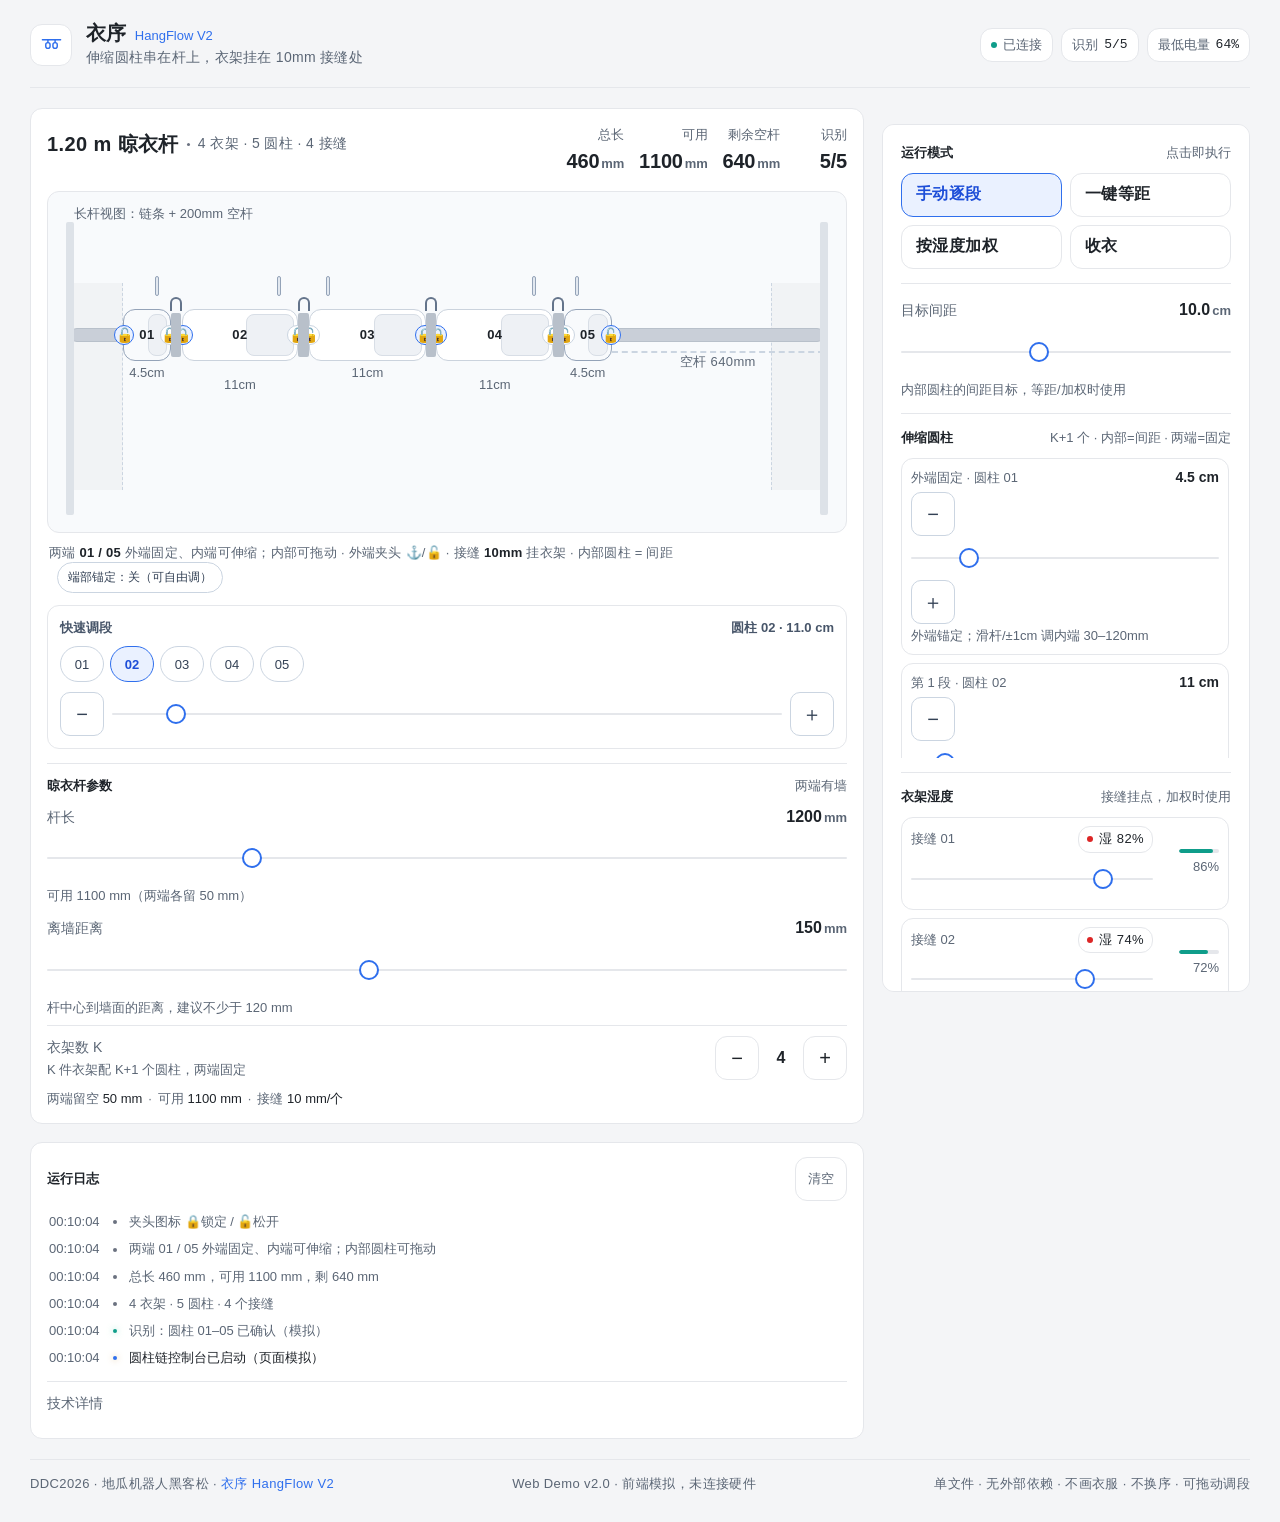
<file: app-v2/index.html>
<!DOCTYPE html>
<html lang="zh-CN">
<head>
<meta charset="UTF-8">
<meta name="viewport" content="width=device-width, initial-scale=1, viewport-fit=cover">
<meta name="color-scheme" content="light">
<meta name="theme-color" content="#F4F5F7">
<title>衣序 HangFlow · V2 伸缩圆柱链交互原型</title>
<link rel="icon" href="data:image/svg+xml,%3Csvg xmlns='http://www.w3.org/2000/svg' viewBox='0 0 32 32'%3E%3Crect width='32' height='32' rx='8' fill='%230a0d13'/%3E%3Crect x='5' y='14' width='22' height='4' rx='2' fill='%23d6b173'/%3E%3Crect x='9' y='10' width='6' height='12' rx='3' fill='none' stroke='%23d6b173'/%3E%3Crect x='17' y='10' width='6' height='12' rx='3' fill='none' stroke='%23d6b173'/%3E%3C/svg%3E">
<style>
/* ==========================================================================
   衣序 HangFlow · V2 交互原型
   概念：杆上串 K−1 个抱箍式伸缩圆柱，衣架挂在相邻圆柱端头的 10mm 接缝处。
   不画衣服；不换序；两端端部夹头可锁杆任意位置。单文件 / 离线 / 无外部依赖。
   ========================================================================== */

*, *::before, *::after { box-sizing: border-box; }

:root {
  color-scheme: dark;
  --bg: #06080b;
  --line: rgba(255,255,255,.075);
  --line-soft: rgba(255,255,255,.045);
  --txt: #eef2f8;
  --txt-2: #98a4b5;
  --txt-3: #5b6779;
  --gold: #d6b173;
  --gold-hi: #f1d69a;
  --gold-dim: rgba(214,177,115,.14);
  --gold-line: rgba(214,177,115,.38);
  --teal: #5fd6b4;
  --amber: #e6bd63;
  --coral: #f07a63;
  --font: -apple-system, BlinkMacSystemFont, "Segoe UI", "Microsoft YaHei", "PingFang SC", sans-serif;
  --mono: ui-monospace, "SF Mono", "Cascadia Mono", Consolas, "Microsoft YaHei", monospace;
}

html { background: var(--bg); }
html, body { margin: 0; }
body {
  min-height: 100vh;
  color: var(--txt);
  font-family: var(--font);
  font-size: 14px;
  line-height: 1.5;
  -webkit-font-smoothing: antialiased;
  overflow-x: hidden;
  background:
    radial-gradient(900px 520px at 10% -10%, rgba(214,177,115,.10), transparent 62%),
    radial-gradient(760px 480px at 102% 0%, rgba(95,214,180,.06), transparent 60%),
    radial-gradient(1100px 720px at 50% 118%, rgba(64,105,150,.13), transparent 64%),
    var(--bg);
}
button, input { font-family: inherit; }
button { -webkit-tap-highlight-color: transparent; }
:focus-visible { outline: 1px solid var(--gold); outline-offset: 2px; }

.shell { max-width: 1280px; margin: 0 auto; padding: 22px clamp(12px, 2.6vw, 30px) 28px; }

/* ============================ 顶栏 ============================ */
.topbar {
  display: flex; align-items: center; justify-content: space-between;
  gap: 18px; flex-wrap: wrap;
  padding-bottom: 18px; border-bottom: 1px solid var(--line-soft);
}
.brand { display: flex; align-items: center; gap: 14px; min-width: 0; }
.logo {
  width: 42px; height: 42px; flex: none; display: grid; place-items: center;
  border-radius: 12px; border: 1px solid var(--gold-line); color: var(--gold-hi);
  background: linear-gradient(160deg, rgba(214,177,115,.18), rgba(214,177,115,.03));
  box-shadow: inset 0 1px 0 rgba(255,255,255,.1), 0 8px 24px -12px rgba(214,177,115,.55);
}
.logo svg { width: 23px; height: 23px; }
.brand-text { min-width: 0; }
.brand-title { display: flex; align-items: baseline; gap: 8px; font-size: 19px; font-weight: 650; letter-spacing: .02em; line-height: 1.15; }
.brand-title .en { font-family: var(--mono); font-size: 10.5px; font-weight: 500; letter-spacing: .16em; color: var(--gold); }
.brand-sub { margin-top: 2px; font-size: 12px; color: var(--txt-2); letter-spacing: .02em; white-space: nowrap; overflow: hidden; text-overflow: ellipsis; }
.telemetry { display: flex; align-items: center; gap: 8px; flex-wrap: wrap; }
.tel-chip {
  display: inline-flex; align-items: center; gap: 6px;
  height: 28px; padding: 0 10px;
  border: 1px solid var(--line); border-radius: 999px;
  background: rgba(255,255,255,.025);
  font-size: 11px; color: var(--txt-2); white-space: nowrap;
}
.tel-chip em { font-style: normal; font-family: var(--mono); font-size: 11px; color: var(--txt); }
.dot { width: 6px; height: 6px; border-radius: 50%; background: var(--teal); box-shadow: 0 0 8px rgba(95,214,180,.8); }
.dot.pulse { animation: pulse 2.4s ease-in-out infinite; }

/* ============================ 布局 ============================ */
.layout {
  display: grid; grid-template-columns: minmax(0, 1fr) 368px;
  gap: 18px; margin-top: 20px; align-items: start;
}
.main-col { display: flex; flex-direction: column; gap: 18px; min-width: 0; }
.panel { position: sticky; top: 16px; }

.card {
  position: relative; border: 1px solid var(--line); border-radius: 16px;
  background: linear-gradient(180deg, rgba(255,255,255,.028), rgba(255,255,255,.008) 42%, rgba(255,255,255,.004));
  box-shadow: 0 26px 60px -34px rgba(0,0,0,.9), inset 0 1px 0 rgba(255,255,255,.05);
  overflow: hidden;
}
.card::before {
  content: ""; position: absolute; left: 14%; right: 14%; top: 0; height: 1px;
  background: linear-gradient(90deg, transparent, rgba(214,177,115,.5), transparent);
  opacity: .6; pointer-events: none;
}
.stage-card { padding: 16px 16px 14px; }
.stage-head { display: flex; align-items: flex-start; justify-content: space-between; gap: 14px; flex-wrap: wrap; margin-bottom: 14px; }
.eyebrow { font-family: var(--mono); font-size: 10px; letter-spacing: .18em; text-transform: uppercase; color: var(--txt-3); }
.stage-title { margin-top: 4px; display: flex; align-items: center; gap: 8px; flex-wrap: wrap; font-size: 15px; font-weight: 600; letter-spacing: .02em; }
.stage-title .sep { width: 3px; height: 3px; border-radius: 50%; background: var(--txt-3); }
.stage-title .meta { font-size: 12px; font-weight: 400; color: var(--txt-2); }
.stage-stats { display: flex; gap: 15px; flex-wrap: wrap; }
.stat { display: flex; flex-direction: column; align-items: flex-end; gap: 1px; min-width: 52px; }
.stat-label { font-family: var(--mono); font-size: 8.5px; letter-spacing: .1em; text-transform: uppercase; color: var(--txt-3); white-space: nowrap; }
.stat-value { font-family: var(--mono); font-size: 16px; font-weight: 600; color: var(--txt); font-variant-numeric: tabular-nums; letter-spacing: -.01em; }
.stat-value em { font-style: normal; font-size: 9px; color: var(--txt-3); margin-left: 2px; }
.stat-value.ok { color: var(--teal); }
.stat-value.gold { color: var(--gold-hi); }
.stat-value.warn { color: var(--coral); }

/* ============================ 杆视图 ============================ */
.stage {
  --rod-pad: 24px;
  position: relative; height: 342px;
  border-radius: 13px; border: 1px solid rgba(255,255,255,.06);
  overflow: hidden; isolation: isolate; user-select: none;
  background:
    radial-gradient(120% 90% at 50% -10%, rgba(214,177,115,.07), transparent 55%),
    radial-gradient(80% 70% at 50% 120%, rgba(74,120,170,.12), transparent 65%),
    linear-gradient(180deg, #090c11 0%, #070a0f 60%, #05070a 100%);
}
.stage::before {
  content: ""; position: absolute; inset: 0; z-index: 0; pointer-events: none;
  background-image:
    linear-gradient(rgba(255,255,255,.032) 1px, transparent 1px),
    linear-gradient(90deg, rgba(255,255,255,.032) 1px, transparent 1px);
  background-size: 48px 48px;
  -webkit-mask-image: linear-gradient(180deg, rgba(0,0,0,.65), transparent 84%);
  mask-image: linear-gradient(180deg, rgba(0,0,0,.65), transparent 84%);
}
.hud { position: absolute; inset: 10px; z-index: 1; pointer-events: none; }
.hud::before, .hud::after {
  content: ""; position: absolute; width: 13px; height: 13px;
  border-color: rgba(214,177,115,.42); border-style: solid; border-width: 0;
}
.hud::before { left: 0; top: 0; border-left-width: 1px; border-top-width: 1px; }
.hud::after { right: 0; bottom: 0; border-right-width: 1px; border-bottom-width: 1px; }
.stage-hint {
  position: absolute; left: 26px; top: 12px; z-index: 5;
  font-family: var(--mono); font-size: 8.5px; letter-spacing: .12em;
  color: var(--txt-3); pointer-events: none;
}

/* 两端墙 / 端部余量 */
.wall {
  position: absolute; top: 9%; bottom: 5%; width: 8px; z-index: 6; pointer-events: none;
  border-radius: 2px;
  background: repeating-linear-gradient(135deg, rgba(160,172,190,.42) 0 2px, rgba(15,19,26,.92) 2px 6px);
  box-shadow: 0 0 0 1px rgba(255,255,255,.08), 0 0 18px rgba(0,0,0,.6);
}
.wall-left { left: var(--rod-pad); transform: translateX(-50%); }
.wall-right { right: var(--rod-pad); transform: translateX(50%); }
.margin-zone {
  position: absolute; top: calc(42% - 52px); bottom: 42px; z-index: 2; pointer-events: none;
  background: repeating-linear-gradient(135deg, rgba(230,189,99,.10) 0 2px, transparent 2px 7px);
  border-right: 1px dashed rgba(230,189,99,.32);
}
.margin-zone.margin-left { left: var(--rod-pad); }
.margin-zone.margin-right { right: var(--rod-pad); border-right: 0; border-left: 1px dashed rgba(230,189,99,.32); }

/* 杆 */
.rod {
  position: absolute; left: var(--rod-pad); right: var(--rod-pad); top: 42%; height: 14px;
  transform: translateY(-50%); z-index: 3; border-radius: 999px;
  background: linear-gradient(180deg, #4a5364 0%, #242b37 30%, #0d1219 62%, #1d242f 100%);
  box-shadow: 0 14px 26px -10px rgba(0,0,0,.95), inset 0 1px 0 rgba(255,255,255,.08), 0 0 0 1px rgba(255,255,255,.055);
}
.rod::after {
  content: ""; position: absolute; left: 2%; right: 2%; top: 1px; height: 1px;
  background: linear-gradient(90deg, transparent, rgba(241,214,154,.75), rgba(241,214,154,.2) 68%, transparent);
  opacity: .5;
}
/* 左端挡块 */
.left-stop {
  position: absolute; top: calc(42% - 28px); width: 10px; height: 56px;
  transform: translateX(-50%); z-index: 9; border-radius: 3px;
  background: linear-gradient(180deg, #f1d69a, #b08a45);
  box-shadow: 0 0 0 1px rgba(255,255,255,.25), 0 0 18px rgba(214,177,115,.35);
}
.left-stop::after {
  content: "挡块"; position: absolute; left: 50%; top: calc(100% + 5px);
  transform: translateX(-50%); font-size: 7px; color: var(--gold);
  font-family: var(--mono); white-space: nowrap; letter-spacing: .05em;
}

/* 伸缩圆柱 */
.cyl {
  position: absolute; top: calc(42% - 26px); height: 52px; z-index: 7;
  border-radius: 26px; border: 1px solid rgba(214,177,115,.72);
  background: linear-gradient(180deg, #2a313b 0%, #141a22 58%, #0c1016 100%);
  box-shadow: 0 12px 22px -10px rgba(0,0,0,.9), inset 0 1px 0 rgba(255,255,255,.1);
  overflow: visible;
}
.cyl-inner {
  position: absolute; right: 3px; top: 4px; bottom: 4px; width: 42%;
  border-radius: 20px;
  background: linear-gradient(180deg, #6b5a38, #3a2f1c 60%, #241d11);
  border: 1px solid rgba(214,177,115,.55);
  box-shadow: inset 0 1px 0 rgba(255,255,255,.18);
}
.cyl-id {
  position: absolute; left: 50%; top: 50%; transform: translate(-50%, -50%);
  z-index: 2; font-family: var(--mono); font-size: 11px; font-weight: 600;
  color: var(--gold-hi); letter-spacing: .03em; text-shadow: 0 1px 3px rgba(0,0,0,.8);
  white-space: nowrap;
}
.cyl-len {
  position: absolute; left: 50%; top: calc(100% + 6px); transform: translateX(-50%);
  font-family: var(--mono); font-size: 8px; line-height: 1; color: var(--txt-2);
  white-space: nowrap; pointer-events: none;
}
.cyl-len.alt { top: calc(100% + 18px); }
.cyl { touch-action: none; cursor: ew-resize; }
.cyl.dragging { border-color: var(--gold-hi); box-shadow: 0 0 0 2px rgba(214,177,115,.28), 0 0 20px rgba(214,177,115,.25); }
/* 两端夹持点：向内伸缩的锥面收口夹头（不是爪子）
   锁 = 外套筒向内推入，锥面把开槽夹头环径向压紧；松 = 套筒拉出 */
.clamp {
  position: absolute; top: 50%; width: 15px; height: 32px; padding: 0;
  transform: translateY(-50%); z-index: 6;
  border: 0; background: none; cursor: pointer;
}
.clamp-left { left: -9px; }
.clamp-right { right: -9px; }
.clamp-sleeve {
  position: absolute; top: 1px; bottom: 1px; left: 2px; right: 2px;
  border-radius: 7px 4px 4px 7px;
  background: linear-gradient(180deg, #3b4450, #0e1319);
  border: 1px solid rgba(214,177,115,.5);
  transition: transform .18s ease, background .18s ease, border-color .18s ease, box-shadow .18s ease;
}
.clamp-right .clamp-sleeve { border-radius: 4px 7px 7px 4px; }
.clamp-sleeve::before {
  content: ""; position: absolute; inset: 3px 1px; border-radius: 4px;
  background: linear-gradient(90deg, transparent, rgba(255,255,255,.14), transparent);
}
.clamp-ring {
  position: absolute; top: 4px; bottom: 4px; left: 50%; width: 10px;
  transform: translateX(-50%); border-radius: 5px;
  border: 2px solid rgba(174,186,200,.6);
  background: rgba(0,0,0,.35);
  box-shadow: inset 0 0 4px rgba(0,0,0,.8);
  transition: width .18s ease, background .18s ease, border-color .18s ease, box-shadow .18s ease;
}
/* 开槽弹性夹头环的槽线 */
.clamp-ring::after {
  content: ""; position: absolute; left: 50%; top: 22%; bottom: 22%; width: 1px;
  transform: translateX(-50%); background: rgba(0,0,0,.75);
}
/* 松开：套筒向外拉出一点 */
.clamp-left .clamp-sleeve { transform: translateX(-2px); }
.clamp-right .clamp-sleeve { transform: translateX(2px); }
/* 锁紧：套筒向内推入，锥面把夹头环径向压紧（环变窄） */
.clamp-left.locked .clamp-sleeve {
  transform: translateX(3px);
  background: linear-gradient(180deg, #d6b173, #8d6d39);
  border-color: #f1d69a;
  box-shadow: 0 0 8px rgba(214,177,115,.55);
}
.clamp-right.locked .clamp-sleeve {
  transform: translateX(-3px);
  background: linear-gradient(180deg, #d6b173, #8d6d39);
  border-color: #f1d69a;
  box-shadow: 0 0 8px rgba(214,177,115,.55);
}
.clamp.locked .clamp-ring {
  width: 7px;
  border-color: #f1d69a;
  background: rgba(214,177,115,.22);
  box-shadow: 0 0 10px rgba(214,177,115,.6), inset 0 0 3px rgba(0,0,0,.7);
}
.clamp:hover .clamp-sleeve { border-color: rgba(241,214,154,.9); }
/* 伸缩方向箭头 */
.move-arrow {
  position: absolute; top: 50%; transform: translateY(-50%);
  font-family: var(--mono); font-size: 13px; line-height: 1; color: var(--gold-hi);
  opacity: 0; pointer-events: none; z-index: 5;
  text-shadow: 0 0 8px rgba(214,177,115,.7);
}
.arrow-left { left: -18px; }
.arrow-right { right: -18px; }
.move-arrow.show { opacity: 1; animation: pulse 0.9s ease-in-out infinite; }
.cyl.preload { border-color: rgba(241,214,154,.95); box-shadow: 0 0 18px rgba(214,177,115,.16), 0 12px 22px -10px rgba(0,0,0,.9); }
.cyl.fixed .cyl-id { color: #fff4d6; }
.cyl-enter { opacity: 0; transition: opacity .28s ease; }

/* 接缝 + 衣架钩（不画衣服） */
.seam {
  position: absolute; top: calc(42% - 22px); height: 44px; z-index: 8;
  border-radius: 2px;
  background: linear-gradient(180deg, #e8edf4 0%, #aab2bd 45%, #7d8794 100%);
  box-shadow: 0 0 0 1px rgba(255,255,255,.18), 0 2px 10px rgba(0,0,0,.7);
}
.seam::after {
  content: ""; position: absolute; left: 50%; top: -16px; width: 12px; height: 14px;
  transform: translateX(-50%);
  border: 2px solid var(--gold); border-bottom: 0; border-radius: 8px 8px 0 0;
  box-shadow: 0 0 12px rgba(214,177,115,.25);
}
.seam::before {
  content: ""; position: absolute; left: 50%; top: -2px; width: 4px; height: 4px;
  transform: translateX(-50%); border-radius: 50%; background: var(--gold-hi);
  box-shadow: 0 0 7px rgba(241,214,154,.8);
}

/* 恒力卷簧 */
.spring {
  position: absolute; top: calc(42% - 7px); height: 14px; z-index: 4;
  pointer-events: none; display: flex; align-items: center;
}
.spring-coil {
  flex: 1 1 auto; height: 12px; min-width: 0; border-radius: 6px;
  background: repeating-linear-gradient(115deg, rgba(214,177,115,.72) 0 2px, rgba(214,177,115,.14) 2px 6px);
  opacity: .8;
}
.spring-drum {
  flex: 0 0 22px; width: 22px; height: 22px; margin-left: 2px; border-radius: 50%;
  background: radial-gradient(circle at 35% 30%, #39414f, #0b0e14 72%);
  border: 1px solid rgba(214,177,115,.6);
  box-shadow: 0 0 12px rgba(214,177,115,.2);
}
.spring-label {
  position: absolute; right: calc(var(--rod-pad) + 26px); top: calc(42% + 30px);
  z-index: 9; font-family: var(--mono); font-size: 7.5px;
  color: var(--txt-3); letter-spacing: .04em; white-space: nowrap;
}

/* 标尺 */
.ruler { position: absolute; left: var(--rod-pad); right: var(--rod-pad); bottom: 16px; height: 26px; z-index: 3; pointer-events: none; }
.ruler::before {
  content: ""; position: absolute; left: 0; right: 0; bottom: 15px; height: 1px;
  background: linear-gradient(90deg, rgba(255,255,255,.03), rgba(255,255,255,.18), rgba(255,255,255,.03));
}
.tick { position: absolute; bottom: 11px; width: 1px; height: 5px; background: rgba(255,255,255,.16); transform: translateX(-50%); }
.tick.major { height: 9px; background: rgba(214,177,115,.5); }
.ruler-label { position: absolute; top: 2px; transform: translateX(-50%); font-family: var(--mono); font-size: 8px; color: var(--txt-3); letter-spacing: .02em; }
.ruler-label.edge-l { transform: translateX(5px); }
.ruler-label.edge-r { transform: translateX(calc(-100% - 5px)); }

/* 空杆提示：链条没占满杆时，右侧剩余空杆 */
.empty-rod {
  position: absolute; top: calc(42% + 16px); height: 14px; z-index: 2;
  border-top: 2px dashed rgba(214,177,115,.26);
  pointer-events: none;
}
.empty-rod span {
  position: absolute; top: 2px; left: 50%; transform: translateX(-50%);
  font-family: var(--mono); font-size: 7.5px; line-height: 1;
  color: var(--txt-3); white-space: nowrap; letter-spacing: .03em;
}

/* 告警 / 说明 / 杆体参数 */
.alerts { display: flex; flex-direction: column; gap: 6px; margin-top: 12px; }
.alerts[hidden] { display: none; }
.alert { display: flex; align-items: flex-start; gap: 9px; padding: 8px 10px; border: 1px solid; border-radius: 9px; font-size: 10.5px; line-height: 1.5; }
.alert-dot { flex: none; width: 6px; height: 6px; margin-top: 5px; border-radius: 50%; background: currentColor; box-shadow: 0 0 8px currentColor; }
.alert-body { min-width: 0; }
.alert-body b { display: block; font-weight: 600; }
.alert-body span { color: var(--txt-2); font-size: 9.5px; }
.alert[data-level="error"] { border-color: rgba(240,122,99,.45); background: rgba(240,122,99,.07); color: #ffc4b8; }
.alert[data-level="warn"] { border-color: rgba(230,189,99,.4); background: rgba(230,189,99,.06); color: #f3d89b; }
.stage-note { margin: 10px 2px 0; font-size: 9.5px; line-height: 1.6; letter-spacing: .02em; color: var(--txt-3); }
.stage-note b { color: var(--gold); font-weight: 500; }

.rod-config { margin-top: 14px; padding-top: 12px; border-top: 1px solid var(--line-soft); }
.rod-config .panel-head { margin-bottom: 8px; }
.rod-config .field { margin-bottom: 10px; }
.unit-count { display: flex; align-items: center; justify-content: space-between; gap: 12px; margin-top: 8px; padding-top: 10px; border-top: 1px dashed var(--line-soft); }
.unit-count-text { display: flex; flex-direction: column; gap: 2px; min-width: 0; }
.unit-count-text .field-note { margin-top: 0; }
.stepper { display: flex; align-items: center; gap: 4px; flex: none; }
.stepper button {
  width: 30px; height: 30px; padding: 0; border: 1px solid var(--line); border-radius: 8px;
  background: rgba(255,255,255,.03); color: var(--txt); font-size: 16px; line-height: 1; cursor: pointer;
  transition: border-color .2s, background .2s, opacity .2s;
}
.stepper button:hover:not(:disabled) { border-color: var(--gold-line); background: rgba(214,177,115,.1); color: var(--gold-hi); }
.stepper button:active:not(:disabled) { transform: translateY(1px); }
.stepper button:disabled { opacity: .32; cursor: not-allowed; }
.stepper output { min-width: 28px; text-align: center; font-family: var(--mono); font-size: 14px; font-weight: 600; color: var(--gold-hi); font-variant-numeric: tabular-nums; }
.mini-readout { display: flex; align-items: center; gap: 6px; flex-wrap: wrap; font-size: 10px; color: var(--txt-3); margin-top: 9px; }
.mini-readout b { font-family: var(--mono); color: var(--txt-2); font-weight: 500; }
.mini-readout .sep { color: var(--txt-3); }

/* ============================ 控制台 ============================ */
.panel { padding: 18px; }
.panel-section { padding: 14px 0; border-bottom: 1px solid var(--line-soft); }
.panel-section:first-of-type { padding-top: 0; }
.panel-section:last-of-type { border-bottom: 0; padding-bottom: 0; }
.panel-head { display: flex; justify-content: space-between; align-items: baseline; gap: 10px; margin-bottom: 10px; }
.panel-title { font-family: var(--mono); font-size: 10px; letter-spacing: .15em; text-transform: uppercase; color: var(--txt-2); }
.panel-note { font-size: 10px; color: var(--txt-3); }

.modes { display: grid; grid-template-columns: 1fr 1fr; gap: 8px; }
.mode {
  position: relative; overflow: hidden; text-align: left; padding: 10px 12px;
  border: 1px solid var(--line); border-radius: 10px; background: rgba(255,255,255,.02);
  color: var(--txt-2); cursor: pointer; transition: border-color .2s, background .2s;
}
.mode:hover { border-color: rgba(255,255,255,.2); background: rgba(255,255,255,.04); }
.mode:active { transform: translateY(1px); }
.mode .mode-cn { display: block; font-size: 13px; font-weight: 600; letter-spacing: .03em; color: var(--txt); }
.mode .mode-en { display: block; margin-top: 2px; font-family: var(--mono); font-size: 8.5px; letter-spacing: .12em; color: var(--txt-3); }
.mode::after { content: ""; position: absolute; left: 0; top: 0; bottom: 0; width: 2px; background: transparent; }
.mode[aria-pressed="true"] { border-color: rgba(214,177,115,.5); background: linear-gradient(135deg, rgba(214,177,115,.16), rgba(214,177,115,.035)); }
.mode[aria-pressed="true"] .mode-cn { color: var(--gold-hi); }
.mode[aria-pressed="true"] .mode-en { color: rgba(241,214,154,.62); }
.mode[aria-pressed="true"]::after { background: linear-gradient(180deg, transparent, var(--gold), transparent); }

.field { display: block; margin-bottom: 15px; }
.field:last-of-type { margin-bottom: 0; }
.field-head { display: flex; justify-content: space-between; align-items: baseline; gap: 10px; margin-bottom: 7px; }
.field-name { font-size: 12px; color: var(--txt-2); }
.field-value { font-family: var(--mono); font-size: 13px; font-weight: 600; color: var(--gold-hi); font-variant-numeric: tabular-nums; }
.field-value em { font-style: normal; font-size: 9px; color: var(--txt-3); margin-left: 2px; }
.field-note { display: block; margin-top: 6px; font-size: 10px; line-height: 1.55; color: var(--txt-3); }
.field-note b { color: var(--gold); font-weight: 500; }

input[type="range"] {
  -webkit-appearance: none; appearance: none; display: block; width: 100%; height: 18px; margin: 0;
  background: transparent; cursor: pointer;
}
input[type="range"]::-webkit-slider-runnable-track {
  height: 4px; border-radius: 2px;
  background: linear-gradient(90deg, var(--fill, var(--gold)) 0 var(--p, 50%), rgba(255,255,255,.1) var(--p, 50%) 100%);
}
input[type="range"]::-webkit-slider-thumb {
  -webkit-appearance: none; width: 15px; height: 15px; margin-top: -5.5px; border-radius: 50%;
  background: radial-gradient(circle at 35% 30%, #fbe9c2, var(--gold) 66%, #9c7c45);
  border: 1px solid rgba(0,0,0,.55);
  box-shadow: 0 0 0 3px rgba(214,177,115,.12), 0 2px 6px rgba(0,0,0,.6);
}
input[type="range"]::-moz-range-track { height: 4px; border-radius: 2px; background: rgba(255,255,255,.1); }
input[type="range"]::-moz-range-progress { height: 4px; border-radius: 2px; background: var(--fill, var(--gold)); }
input[type="range"]::-moz-range-thumb { width: 14px; height: 14px; border-radius: 50%; border: 1px solid rgba(0,0,0,.55); background: var(--gold); }
input[type="range"]:focus-visible { outline: 1px solid rgba(214,177,115,.7); outline-offset: 4px; }

/* 圆柱 / 接缝列表 */
.cyl-list, .hanger-list { display: flex; flex-direction: column; gap: 6px; max-height: 300px; overflow-y: auto; padding-right: 2px; scrollbar-width: thin; scrollbar-color: rgba(255,255,255,.15) transparent; }
.cyl-list::-webkit-scrollbar, .hanger-list::-webkit-scrollbar { width: 6px; }
.cyl-list::-webkit-scrollbar-thumb, .hanger-list::-webkit-scrollbar-thumb { background: rgba(255,255,255,.12); border-radius: 3px; }
.cyl-row, .hanger-row { border: 1px solid var(--line-soft); border-radius: 9px; background: rgba(255,255,255,.014); padding: 8px 9px; }
.cyl-row.is-fixed { border-color: rgba(214,177,115,.38); background: rgba(214,177,115,.05); }
.row-note { display: block; margin-top: 2px; font-size: 9px; color: var(--txt-3); }
.row-head { display: flex; justify-content: space-between; align-items: center; gap: 8px; margin-bottom: 3px; }
.row-id { font-family: var(--mono); font-size: 8.5px; font-weight: 600; letter-spacing: .1em; color: var(--gold); text-transform: uppercase; white-space: nowrap; }
.row-val { font-family: var(--mono); font-size: 11px; font-weight: 600; color: var(--gold-hi); font-variant-numeric: tabular-nums; }
.cyl-range { height: 14px; }
.cyl-range::-webkit-slider-runnable-track { height: 3px; }
.cyl-range::-webkit-slider-thumb { width: 11px; height: 11px; margin-top: -4px; }
.cyl-range::-moz-range-track { height: 3px; }
.cyl-range::-moz-range-progress { height: 3px; }
.cyl-range::-moz-range-thumb { width: 10px; height: 10px; }
.hanger-row { display: grid; grid-template-columns: minmax(0, 1fr) 56px; gap: 10px; align-items: center; }
.hanger-main { min-width: 0; }
.hanger-head { display: flex; align-items: center; justify-content: space-between; gap: 8px; margin-bottom: 4px; }
.h-state {
  flex: none; padding: 1px 6px; border-radius: 999px; border: 1px solid;
  font-family: var(--mono); font-size: 9px; letter-spacing: .03em; white-space: nowrap;
}
.h-state[data-state="dry"] { color: var(--teal); border-color: rgba(95,214,180,.35); background: rgba(95,214,180,.08); }
.h-state[data-state="damp"] { color: var(--amber); border-color: rgba(230,189,99,.35); background: rgba(230,189,99,.08); }
.h-state[data-state="wet"] { color: var(--coral); border-color: rgba(240,122,99,.38); background: rgba(240,122,99,.09); }
.h-batt { display: flex; flex-direction: column; align-items: flex-end; gap: 4px; }
.batt { width: 40px; height: 4px; border-radius: 2px; background: rgba(255,255,255,.09); overflow: hidden; }
.batt i { display: block; height: 100%; border-radius: 2px; background: linear-gradient(90deg, rgba(95,214,180,.45), var(--teal)); transition: width .45s ease; }
.h-batt span { font-family: var(--mono); font-size: 9px; color: var(--txt-3); }
.h-range { height: 14px; }
.h-range::-webkit-slider-runnable-track { height: 3px; }
.h-range::-webkit-slider-thumb { width: 11px; height: 11px; margin-top: -4px; }
.h-range::-moz-range-track { height: 3px; }
.h-range::-moz-range-progress { height: 3px; }
.h-range::-moz-range-thumb { width: 10px; height: 10px; }

/* 日志 / footer */
.log-card { padding: 14px 16px 12px; }
.log-head { display: flex; justify-content: space-between; align-items: baseline; gap: 10px; margin-bottom: 8px; }
.log-clear { padding: 2px 5px; border: 0; border-radius: 4px; background: none; color: var(--txt-3); font-size: 10px; cursor: pointer; }
.log-clear:hover { color: var(--gold); background: rgba(255,255,255,.045); }
.log { list-style: none; margin: 0; padding: 0; display: flex; flex-direction: column; gap: 1px; max-height: 186px; overflow-y: auto; font-family: var(--mono); font-size: 10.5px; line-height: 1.6; scrollbar-width: thin; scrollbar-color: rgba(255,255,255,.15) transparent; }
.log::-webkit-scrollbar { width: 6px; }
.log::-webkit-scrollbar-thumb { background: rgba(255,255,255,.12); border-radius: 3px; }
.log li { display: grid; grid-template-columns: 56px 8px minmax(0, 1fr); gap: 8px; align-items: baseline; padding: 3px 2px; color: var(--txt-2); animation: logIn .25s ease; }
.log time { color: var(--txt-3); font-size: 9.5px; }
.log .lvl { width: 4px; height: 4px; border-radius: 50%; background: var(--txt-3); align-self: center; justify-self: center; }
.log li.ok .lvl { background: var(--teal); box-shadow: 0 0 6px rgba(95,214,180,.7); }
.log li.warn .lvl { background: var(--amber); box-shadow: 0 0 6px rgba(230,189,99,.7); }
.log li.err .lvl { background: var(--coral); box-shadow: 0 0 6px rgba(240,122,99,.8); }
.log li.gold .lvl { background: var(--gold); box-shadow: 0 0 6px rgba(214,177,115,.8); }
.log li.err .msg { color: #ffb3a4; }
.log li.gold .msg { color: var(--gold-hi); }
.foot { display: flex; justify-content: space-between; gap: 10px; flex-wrap: wrap; margin-top: 20px; padding-top: 14px; border-top: 1px solid var(--line-soft); font-size: 10px; letter-spacing: .03em; color: var(--txt-3); }
.foot .gold { color: rgba(214,177,115,.75); }

@keyframes pulse { 0%,100% { opacity: 1; } 50% { opacity: .35; } }
@keyframes logIn { from { opacity: 0; transform: translateY(-3px); } to { opacity: 1; transform: none; } }
.toast {
  position: fixed; left: 50%; bottom: 22px; z-index: 999;
  transform: translateX(-50%) translateY(8px);
  padding: 8px 14px; border: 1px solid rgba(230,189,99,.6); border-radius: 9px;
  background: rgba(12,16,22,.96); color: #f3d89b;
  font-size: 11px; line-height: 1.4; letter-spacing: .02em;
  box-shadow: 0 12px 30px rgba(0,0,0,.65);
  opacity: 0; pointer-events: none; transition: opacity .18s ease, transform .18s ease;
  max-width: calc(100vw - 28px); white-space: nowrap;
}
.toast.show { opacity: 1; transform: translateX(-50%) translateY(0); }

/* ============================ 响应式 ============================ */
@media (max-width: 960px) {
  .layout { grid-template-columns: minmax(0, 1fr); gap: 14px; }
  .panel { position: static; order: 2; }
  .main-col { display: contents; }
  .stage-card { order: 1; }
  .log-card { order: 3; }
}
@media (min-width: 961px) {
  .panel { max-height: calc(100vh - 32px); overflow-y: auto; scrollbar-width: thin; scrollbar-color: rgba(255,255,255,.15) transparent; }
  .panel::-webkit-scrollbar { width: 6px; }
  .panel::-webkit-scrollbar-thumb { background: rgba(255,255,255,.12); border-radius: 3px; }
}
@media (max-width: 640px) {
  .shell { padding: 16px 12px 22px; }
  .topbar { gap: 12px; padding-bottom: 14px; }
  .logo { width: 36px; height: 36px; border-radius: 10px; }
  .logo svg { width: 20px; height: 20px; }
  .brand-title { font-size: 17px; }
  .brand-title .en { font-size: 9px; }
  .brand-sub { font-size: 10.5px; white-space: normal; line-height: 1.35; }
  .telemetry { gap: 6px; }
  .tel-chip { height: 24px; padding: 0 8px; font-size: 9.5px; }
  .tel-chip em { font-size: 9.5px; }
  .tel-chip.hide-sm { display: none; }
  .layout { margin-top: 14px; }
  .stage-card { padding: 12px; }
  .panel { padding: 14px; }
  .stage { height: 312px; }
  .stage-head { margin-bottom: 11px; gap: 10px; }
  .stage-title { font-size: 13.5px; }
  .stage-title .meta { font-size: 10px; line-height: 1.35; }
  .stage-stats { gap: 10px; }
  .stat { min-width: 44px; }
  .stat-label { font-size: 8px; }
  .stat-value { font-size: 13.5px; }
  .stage-hint { left: 24px; top: 9px; font-size: 7.5px; }
  .cyl { height: 48px; border-radius: 24px; }
  .cyl-id { font-size: 9px; }
  .cyl-len { font-size: 8px; top: calc(100% + 4px); }
  .seam { height: 40px; }
  .seam::after { top: -14px; width: 11px; height: 12px; }
  .left-stop { height: 50px; top: calc(42% - 25px); width: 9px; }
  .spring-drum { width: 20px; height: 20px; flex-basis: 20px; }
  .ruler { bottom: 10px; }
  .stage-note { font-size: 9px; }
  .alerts { margin-top: 10px; }
  .alert { padding: 7px 9px; font-size: 10px; }
  .alert-body span { font-size: 9px; }
  .stepper button { width: 28px; height: 28px; }
  .unit-count { gap: 8px; }
  .modes { gap: 6px; }
  .mode { padding: 8px 10px; }
  .mode .mode-cn { font-size: 12px; }
  .cyl-list, .hanger-list { max-height: 260px; }
  .log { max-height: 158px; font-size: 10px; }
  .log li { grid-template-columns: 48px 6px minmax(0, 1fr); gap: 6px; }
  .log time { font-size: 9px; }
  .foot { margin-top: 16px; }
}
@media (max-width: 480px) {
  .topbar { flex-wrap: wrap; align-items: flex-start; }
  .brand { min-width: 0; flex: 1 1 100%; }
  .telemetry { flex-wrap: wrap; width: 100%; justify-content: flex-start; }
  .stage-head { flex-wrap: wrap; }
  .stage-stats { flex-wrap: wrap; gap: 6px 12px; justify-content: flex-start; }
  .shell { padding: 12px 10px 20px; }
  .stage-card, .panel { padding: 12px; }
}
@media (prefers-reduced-motion: reduce) {
  *, *::before, *::after { animation-duration: .001ms !important; animation-iteration-count: 1 !important; transition-duration: .001ms !important; }
}

/* ==========================================================================
   浅色家电 / 家居五金工业设计覆盖层
   白底、哑光外壳、阳极氧化铝管、灰色接缝；去金色/深色/发光科技线。
   ========================================================================== */
:root {
  --bg: #F4F5F7;
  --card: #FFFFFF;
  --line: #E3E6EA;
  --line-soft: #EEF0F3;
  --txt: #1E2329;
  --txt-2: #6B7280;
  --txt-3: #9CA3AF;
  --gold: #2F6FED;
  --gold-hi: #2F6FED;
  --gold-dim: rgba(47,111,237,.08);
  --gold-line: rgba(47,111,237,.25);
  --teal: #0F9D8A;
  --amber: #B45309;
  --coral: #DC2626;
  color-scheme: light;
}
html { background: var(--bg); }
body {
  background: var(--bg);
  color: var(--txt);
}
.topbar { border-bottom-color: var(--line); }
.logo {
  border-color: #D6E4FF; color: #2F6FED;
  background: #EAF1FF; box-shadow: none;
}
.brand-title { color: var(--txt); }
.brand-title .en { color: #2F6FED; }
.brand-sub { color: var(--txt-2); }
.tel-chip {
  border-color: var(--line); background: #fff; color: var(--txt-2);
  box-shadow: 0 1px 2px rgba(16,24,40,.03);
}
.tel-chip em { color: var(--txt); }
.dot { background: #0F9D8A; box-shadow: none; }
.card {
  background: var(--card); border-color: var(--line);
  box-shadow: 0 1px 3px rgba(16,24,40,.05);
}
.card::before { display: none; }
.eyebrow { color: var(--txt-3); }
.stage-title { color: var(--txt); }
.stage-title .meta { color: var(--txt-2); }
.stat-label { color: var(--txt-3); }
.stat-value { color: var(--txt); }
.stat-value.ok { color: #0F9D8A; }
.stat-value.gold { color: #2F6FED; }
.stat-value.warn { color: #DC2626; }

.stage {
  background: #F8FAFC;
  border-color: #E2E8F0;
}
.stage::before { display: none; }
.hud::before, .hud::after { border-color: #D8DEE7; }
.stage-hint { color: #94A3B8; }
.wall {
  background: repeating-linear-gradient(135deg, #CBD2DB 0 2px, #F4F5F7 2px 6px);
  box-shadow: 0 0 0 1px rgba(100,116,139,.14);
}
.margin-zone {
  background: repeating-linear-gradient(135deg, rgba(148,163,184,.18) 0 2px, transparent 2px 7px);
  border-right-color: #CBD5E1;
}
.margin-zone.margin-right { border-left-color: #CBD5E1; }
.rod {
  background: linear-gradient(180deg, #DDE2E8 0%, #AEB6C0 38%, #8E97A2 58%, #D3D8DE 100%);
  border: 1px solid #C4CBD5;
  box-shadow: 0 1px 2px rgba(16,24,40,.12), inset 0 1px 0 rgba(255,255,255,.65);
}
.rod::after { display: none; }

/* 圆柱：白色 / 浅灰哑光外壳 */
.cyl {
  background: #FFFFFF;
  border: 1px solid #CBD3DD;
  border-radius: 9px;
  box-shadow: 0 1px 2px rgba(16,24,40,.10);
}
.cyl.preload { border-color: #CBD3DD; box-shadow: 0 1px 2px rgba(16,24,40,.10); }
.cyl.fixed-end { border-color: #94A3B8; background: #F8FAFC; }
.cyl.fixed { border-color: #94A3B8; }
.cyl.fixed .cyl-id { color: #334155; }
.cyl-inner {
  background: #EEF2F6;
  border: 1px solid #D5DCE5;
  border-radius: 6px;
  box-shadow: none;
}
.cyl-id { color: #334155; text-shadow: none; }
.cyl-len { color: #64748B; }
.cyl.dragging { border-color: #2F6FED; box-shadow: 0 0 0 2px rgba(47,111,237,.18); }
.cyl-tag {
  position: absolute; left: 50%; top: calc(100% + 5px);
  transform: translateX(-50%); z-index: 5;
  padding: 1px 4px; border: 1px solid #CBD5E1; border-radius: 3px;
  background: #F1F5F9; color: #475569; font-size: 7px; line-height: 1.2;
  white-space: nowrap; pointer-events: none;
}
.cyl-tag .ico { font-size: 8px; }

/* 接缝 / 衣架钩：灰色金属，无金色 */
.seam {
  background: linear-gradient(180deg, #C7CDD6 0%, #AAB2BD 55%, #8B95A1 100%);
  box-shadow: 0 1px 2px rgba(16,24,40,.12);
}
.seam::after {
  border-color: #4B5563;
  box-shadow: none;
}
.seam::before { display: none; }

/* 夹头：只保留很小的扳手/夹头按钮 + 🔒/🔓，无圆环、无发光 */
.clamp {
  width: 18px; height: 20px; border-radius: 5px;
  border: 1px solid #CBD5E1; background: #FFFFFF; color: #475569;
  box-shadow: 0 1px 2px rgba(16,24,40,.10);
  display: grid; place-items: center;
  font-size: 9px; line-height: 1; padding: 0;
}
.clamp-left { left: -9px; }
.clamp-right { right: -9px; }
.clamp:hover { border-color: #2F6FED; }
.clamp.locked {
  background: #EAF1FF; border-color: #2F6FED; color: #1D4ED8;
  box-shadow: none;
}
.clamp.locked .clamp-icon { color: #1D4ED8; }
.clamp-sleeve, .clamp-ring { display: none !important; }
.clamp-icon { font-size: 9px; line-height: 1; }
.move-arrow { color: #2F6FED; text-shadow: none; }

/* 空杆 */
.empty-rod { border-top-color: #CBD5E1; }
.empty-rod span { color: #94A3B8; }
.stage-note { color: var(--txt-2); }
.stage-note b { color: #2F6FED; }

/* 告警：浅色底 + 深色字 */
.alert[data-level="error"] { border-color: #FCA5A5; background: #FEF2F2; color: #991B1B; }
.alert[data-level="warn"] { border-color: #FCD34D; background: #FFFBEB; color: #92400E; }
.alert-body span { color: var(--txt-2); }
.alert-dot { box-shadow: none; }

/* 面板 / 控件 */
.rod-config { border-top-color: var(--line-soft); }
.unit-count { border-top-color: var(--line-soft); }
.mini-readout { color: var(--txt-3); }
.mini-readout b { color: var(--txt-2); }
.stepper button {
  border-color: var(--line); background: #fff; color: var(--txt);
  box-shadow: 0 1px 2px rgba(16,24,40,.04);
}
.stepper button:hover:not(:disabled) { border-color: #2F6FED; background: #EAF1FF; color: #2F6FED; }
.stepper output { color: #2F6FED; }
.panel { background: #fff; }
.panel-title { color: var(--txt-2); }
.panel-note { color: var(--txt-3); }
.panel-section { border-bottom-color: var(--line-soft); }
.mode {
  border-color: var(--line); background: #fff; color: var(--txt-2);
  box-shadow: 0 1px 2px rgba(16,24,40,.03);
}
.mode:hover { border-color: #CBD5E1; background: #F8FAFC; }
.mode .mode-cn { color: var(--txt); }
.mode .mode-en { color: var(--txt-3); }
.mode::after { display: none; }
.mode[aria-pressed="true"] {
  border-color: #2F6FED; background: #EAF1FF;
}
.mode[aria-pressed="true"] .mode-cn { color: #1D4ED8; }
.mode[aria-pressed="true"] .mode-en { color: #2F6FED; }
.field-name { color: var(--txt-2); }
.field-value { color: #2F6FED; }
.field-note { color: var(--txt-3); }
.field-note b { color: #2F6FED; }
input[type="range"]::-webkit-slider-runnable-track {
  background: linear-gradient(90deg, #2F6FED 0 var(--p, 50%), #E5E7EB var(--p, 50%) 100%);
}
input[type="range"]::-webkit-slider-thumb {
  background: #FFFFFF; border: 2px solid #2F6FED;
  box-shadow: 0 1px 2px rgba(16,24,40,.18);
}
input[type="range"]::-moz-range-track { background: #E5E7EB; }
input[type="range"]::-moz-range-progress { background: #2F6FED; }
input[type="range"]::-moz-range-thumb { background: #fff; border: 2px solid #2F6FED; }
.cyl-row, .hanger-row { border-color: var(--line); background: #fff; }
.cyl-row.is-fixed { border-color: #CBD5E1; background: #F8FAFC; }
.row-note { color: var(--txt-3); }
.row-id { color: #64748B; }
.row-val { color: #1E2329; }
.h-state[data-state="dry"] { color: #0F766E; border-color: #99F6E4; background: #F0FDFA; }
.h-state[data-state="damp"] { color: #92400E; border-color: #FCD34D; background: #FFFBEB; }
.h-state[data-state="wet"] { color: #991B1B; border-color: #FCA5A5; background: #FEF2F2; }
.batt { background: #E5E7EB; }
.batt i { background: #0F9D8A; }
.h-batt span { color: var(--txt-3); }
.log-card { background: #fff; }
.log-clear { color: var(--txt-3); }
.log-clear:hover { color: #2F6FED; background: #EAF1FF; }
.log li { color: var(--txt-2); }
.log time { color: var(--txt-3); }
.log li.gold .msg { color: #1D4ED8; }
.log li.err .msg { color: #B91C1C; }
.foot { border-top-color: var(--line-soft); color: var(--txt-3); }
.foot .gold { color: #2F6FED; }
.toast {
  border-color: #CBD5E1; background: #FFFFFF; color: #1E2329;
  box-shadow: 0 8px 24px rgba(16,24,40,.16);
}
/* ==========================================================================
   Taste pass：单一系统 / 平面白底 / 中性色 / 一个强调蓝
   ========================================================================== */
:root {
  --accent: #2F6FED;
  --radius: 12px;
  --line: #E5E7EB;
  --txt-2: #5B6675;
  --txt-3: #6B7280;
  color-scheme: light;
}
html, body { font-size: 16px; }
body { line-height: 1.55; }
.card, .stage-card, .panel, .log-card {
  background: #fff; border: 1px solid var(--line);
  border-radius: var(--radius); box-shadow: none;
}
.card::before { display: none; }
.topbar { border-bottom: 1px solid var(--line); }
.logo {
  background: #fff; border: 1px solid var(--line);
  border-radius: var(--radius); box-shadow: none; color: var(--accent);
}
.brand-title { font-size: 20px; font-weight: 600; }
.brand-title .en {
  font-family: inherit; font-size: 13px; font-weight: 500;
  letter-spacing: 0; text-transform: none; color: var(--accent);
}
.brand-sub { font-size: 14px; color: var(--txt-2); }
.tel-chip {
  border: 1px solid var(--line); border-radius: var(--radius);
  background: #fff; box-shadow: none; height: auto; min-height: 32px;
  padding: 6px 10px; font-size: 13px; color: var(--txt-2);
}
.tel-chip em { font-size: 13px; color: var(--txt); }
.dot { background: #0F9D8A; box-shadow: none; }
.eyebrow { display: none; }
.stage-title { font-size: 20px; font-weight: 600; }
.stage-title .meta { font-size: 14px; color: var(--txt-2); }
.stat-label {
  font-family: inherit; font-size: 13px; letter-spacing: 0;
  text-transform: none; color: var(--txt-2);
}
.stat-value { font-family: inherit; font-size: 20px; font-weight: 600; color: var(--txt); }
.stat-value em { font-size: 13px; color: var(--txt-2); }
.stat-value.ok, .stat-value.warn { color: var(--txt); }
.stage-hint {
  font-family: inherit; font-size: 13px; letter-spacing: 0;
  color: var(--txt-2); right: 24px; white-space: nowrap; overflow: hidden; text-overflow: ellipsis;
}
.stage-note { font-size: 13px; color: var(--txt-2); line-height: 1.5; }
.stage-note b { color: var(--txt); font-weight: 600; }
.stage { background: #F8FAFC; border: 1px solid var(--line); border-radius: var(--radius); box-shadow: none; }
.stage::before { display: none; }
.hud { display: none; }
.wall { background: #DDE2E8; box-shadow: none; border-radius: 2px; }
.margin-zone { background: #F1F3F5; border-right: 1px dashed #CBD5E1; }
.margin-zone.margin-right { border-left: 1px dashed #CBD5E1; border-right: 0; }
.rod {
  background: #C9CFD8; border: 1px solid #B8C0CA;
  box-shadow: none; border-radius: 999px;
}
.rod::after { display: none; }
.cyl {
  background: #fff; border: 1px solid #CBD3DD;
  border-radius: var(--radius); box-shadow: none;
}
.cyl-inner {
  background: #EEF1F5; border: 1px solid #D8DEE6;
  border-radius: 8px; box-shadow: none;
}
.cyl-id {
  font-family: inherit; font-size: 13px; font-weight: 600;
  color: var(--txt); text-shadow: none;
}
.cyl-len { font-size: 13px; color: var(--txt-2); }
.cyl-tag {
  font-size: 13px; color: var(--txt-2); background: #fff;
  border: 1px solid var(--line); border-radius: var(--radius); padding: 2px 6px;
}
.cyl-tag .ico { font-size: 12px; }
.seam { background: #B8C0CA; border-radius: 2px; box-shadow: none; }
.seam::after { border-color: #64748B; box-shadow: none; }
.seam::before { display: none; }
.clamp {
  width: 30px; height: 44px; border: 0; background: transparent;
  box-shadow: none; display: grid; place-items: center; border-radius: var(--radius);
}
.clamp-left { left: -15px; }
.clamp-right { right: -15px; }
.clamp-icon {
  width: 20px; height: 20px; display: grid; place-items: center;
  border: 1px solid #CBD5E1; border-radius: var(--radius); background: #fff;
  font-size: 14px; line-height: 1; color: #475569; box-shadow: none;
}
.clamp.locked .clamp-icon { background: #EAF1FF; border-color: var(--accent); color: #1D4ED8; }
.clamp.locked { background: transparent; border: 0; box-shadow: none; }
.clamp:hover .clamp-icon { border-color: var(--accent); }
.clamp-sleeve, .clamp-ring { display: none !important; }
.move-arrow { font-size: 14px; color: var(--accent); text-shadow: none; }
.empty-rod { border-top: 2px dashed #CBD5E1; }
.empty-rod span { font-size: 13px; color: var(--txt-2); white-space: nowrap; }
.alert {
  font-size: 13px; color: var(--txt); border-radius: var(--radius);
  background: #fff; border: 1px solid var(--line);
}
.alert[data-level="error"], .alert[data-level="warn"] {
  background: #fff; border-color: var(--line); color: var(--txt);
}
.alert-body b { font-size: 14px; color: var(--txt); }
.alert-body span { font-size: 13px; color: var(--txt-2); }
.alert[data-level="error"] .alert-dot { background: #DC2626; }
.alert[data-level="warn"] .alert-dot { background: #D97706; }
.alert-dot { box-shadow: none; }
.rod-config { border-top: 1px solid var(--line); }
.unit-count { border-top: 1px solid var(--line); }
.panel-title {
  font-family: inherit; font-size: 13px; font-weight: 600;
  letter-spacing: 0; text-transform: none; color: var(--txt);
}
.panel-note { font-size: 13px; color: var(--txt-2); }
.panel-section { border-bottom: 1px solid var(--line); }
.mode, .stepper button, .log-clear {
  min-height: 44px; border-radius: var(--radius);
  border: 1px solid var(--line); background: #fff;
  box-shadow: none; font-family: inherit;
}
.mode { padding: 10px 14px; }
.mode .mode-cn { font-size: 16px; color: var(--txt); }
.mode .mode-en { display: none; }
.mode:hover { border-color: #CBD5E1; background: #F8FAFC; }
.mode[aria-pressed="true"] { background: #EAF1FF; border-color: var(--accent); }
.mode[aria-pressed="true"] .mode-cn { color: #1D4ED8; }
.mode::after { display: none; }
.stepper { gap: 8px; }
.stepper button { width: 44px; height: 44px; font-size: 20px; color: var(--txt); }
.stepper output { min-width: 28px; font-family: inherit; font-size: 16px; color: var(--txt); }
.log-clear { font-size: 13px; padding: 0 12px; color: var(--txt-2); }
.field-name { font-size: 14px; color: var(--txt-2); }
.field-value { font-family: inherit; font-size: 16px; color: var(--txt); }
.field-value em { font-size: 13px; color: var(--txt-2); }
.field-note { font-size: 13px; color: var(--txt-2); line-height: 1.5; }
.mini-readout { font-size: 13px; color: var(--txt-2); }
.mini-readout b { font-family: inherit; color: var(--txt); }
input[type="range"] { height: 44px; }
input[type="range"]::-webkit-slider-runnable-track { height: 2px; background: #E5E7EB; }
input[type="range"]::-webkit-slider-thumb {
  width: 20px; height: 20px; margin-top: -9px;
  background: #fff; border: 2px solid var(--accent); box-shadow: none;
}
input[type="range"]::-moz-range-track { height: 2px; background: #E5E7EB; }
input[type="range"]::-moz-range-progress { height: 2px; background: var(--accent); }
input[type="range"]::-moz-range-thumb { width: 18px; height: 18px; background: #fff; border: 2px solid var(--accent); }
.cyl-range::-webkit-slider-runnable-track, .h-range::-webkit-slider-runnable-track { height: 2px; }
.cyl-range::-webkit-slider-thumb, .h-range::-webkit-slider-thumb { width: 20px; height: 20px; margin-top: -9px; }
.cyl-range::-moz-range-track, .h-range::-moz-range-track { height: 2px; }
.cyl-range::-moz-range-thumb, .h-range::-moz-range-thumb { width: 18px; height: 18px; }
.cyl-list, .hanger-list { display: flex; flex-direction: column; gap: 8px; }
.cyl-row, .hanger-row {
  border: 1px solid var(--line); border-radius: var(--radius); background: #fff;
}
.cyl-row.is-fixed { background: #fff; border-color: var(--line); }
.row-id {
  font-family: inherit; font-size: 13px; font-weight: 500;
  letter-spacing: 0; text-transform: none; color: var(--txt-2);
}
.row-val { font-family: inherit; font-size: 14px; font-weight: 600; color: var(--txt); }
.row-note { font-size: 13px; color: var(--txt-2); }
.h-state {
  font-family: inherit; font-size: 13px; color: var(--txt);
  border: 1px solid var(--line); background: #fff; border-radius: var(--radius);
  padding: 2px 8px; display: inline-flex; align-items: center; gap: 6px;
}
.h-state::before {
  content: ""; width: 6px; height: 6px; border-radius: 50%;
  background: #0F9D8A; flex: none;
}
.h-state[data-state="damp"]::before { background: #D97706; }
.h-state[data-state="wet"]::before { background: #DC2626; }
.h-batt span { font-size: 13px; color: var(--txt-2); }
.batt { background: #E5E7EB; }
.batt i { background: #0F9D8A; }
.log { font-family: inherit; font-size: 13px; line-height: 1.55; color: var(--txt-2); }
.log time { font-family: inherit; font-size: 13px; color: var(--txt-2); }
.log li { grid-template-columns: 52px 8px minmax(0, 1fr); gap: 10px; }
.log li.gold .msg, .log li.err .msg { color: var(--txt); }
.foot { font-size: 13px; color: var(--txt-2); border-top: 1px solid var(--line); }
.toast {
  font-size: 14px; color: var(--txt); background: #fff;
  border: 1px solid var(--line); border-radius: var(--radius); box-shadow: none;
}
.tech-details { margin-top: 10px; border-top: 1px solid var(--line); }
.tech-details summary {
  min-height: 44px; display: flex; align-items: center;
  font-size: 14px; color: var(--txt-2); cursor: pointer;
}
.tech-details p { font-size: 14px; color: var(--txt-2); line-height: 1.55; margin: 0 0 10px; }



.h-state[data-state] { color: var(--txt); background: #fff; border-color: var(--line); }
.log li.gold .lvl { background: var(--accent); }
.alert b { font-size: 16px; }
.alert span { font-size: 14px; }


.cyl-id,.cyl-len,.cyl-tag,.empty-rod span,.stat-value,.field-value,.row-val,.stepper output,.h-batt span,.log time,.mini-readout b { font-family: var(--font); }


.eyebrow { font-size: 13px; }
.mode-en { font-size: 13px; }
.clamp { font-size: 14px; }


.cyl-range:disabled { opacity: .55; cursor: not-allowed; }
.cyl-range:disabled::-webkit-slider-runnable-track { background: #E5E7EB; }
.cyl-range:disabled::-webkit-slider-thumb { background: #F3F4F6; border-color: #CBD5E1; }
.cyl-range:disabled::-moz-range-track { background: #E5E7EB; }
.cyl-range:disabled::-moz-range-thumb { background: #F3F4F6; border-color: #CBD5E1; }


.mode .mode-en { font-size: 13px; }

/* 物理拖动：44px 锁按钮 + 独立的左右把手 */
.clamp {
  width: 44px; height: 44px; border: 0; background: transparent;
  box-shadow: none; display: grid; place-items: center; border-radius: var(--radius);
}
.clamp-left { left: -22px; }
.clamp-right { right: -22px; }
.clamp-icon {
  width: 20px; height: 20px; border-radius: 12px;
}
.drag-handle {
  position: absolute; top: -46px; width: 18px; height: 44px;
  padding: 0; border: 0; background: transparent; z-index: 9;
  display: grid; place-items: center; cursor: ew-resize;
  touch-action: none;
}
.handle-left { left: 8%; }
.handle-right { right: 8%; }
.grip {
  display: block; width: 4px; height: 20px; border: 1px solid #94A3B8;
  border-radius: 2px; background: #E2E8F0;
}
.drag-handle:hover .grip { border-color: var(--accent); background: #DBEAFE; }
.drag-handle.blocked { opacity: .28; cursor: not-allowed; }
.drag-handle.blocked .grip { border-color: #CBD5E1; background: #F1F5F9; }
.drag-handle.dragging .grip { border-color: var(--accent); background: var(--accent); }
.cyl-range { display: none; }


.clamp:disabled { opacity: 1; cursor: not-allowed; }
.drag-handle:disabled { opacity: .28; cursor: not-allowed; }

\n.seg-adj{display:flex;align-items:center;gap:8px;margin-top:6px}
.seg-adj .cyl-range{flex:1;display:block!important;height:44px}
.step{width:44px;height:44px;flex:none;border:1px solid #CBD5E1;background:#fff;color:#334155;border-radius:10px;font-size:20px;line-height:1;cursor:pointer;display:grid;place-items:center;padding:0}
.step:hover{border-color:#2F6FED;color:#1D4ED8}
.step:active{transform:translateY(1px)}
.anchor-toggle{margin-left:8px;border:1px solid #CBD5E1;background:#fff;color:#334155;border-radius:999px;padding:6px 10px;font-size:12px;cursor:pointer}
.anchor-toggle.on{border-color:#2F6FED;color:#1D4ED8;background:#EAF1FF}
.quick-adjust{margin-top:12px;padding:12px;border:1px solid var(--line);border-radius:12px;background:#fff}
.quick-head{display:flex;justify-content:space-between;align-items:center;font-size:13px;color:#475569;font-weight:600;margin-bottom:8px}
.quick-chips{display:flex;gap:6px;flex-wrap:wrap;margin-bottom:10px}
.quick-chip{min-width:44px;height:36px;border:1px solid #CBD5E1;background:#fff;border-radius:999px;font-size:13px;color:#334155;cursor:pointer;padding:0 10px}
.quick-chip.active{border-color:#2F6FED;background:#EAF1FF;color:#1D4ED8;font-weight:600}
.quick-row{display:flex;align-items:center;gap:8px}
.quick-row input{flex:1;height:44px}
@media (max-width:640px){.clamp,.drag-handle{display:none!important}}
</style>
</head>
<body>
<div class="shell">
  <header class="topbar">
    <div class="brand">
      <div class="logo" aria-hidden="true">
        <svg viewBox="0 0 24 24" fill="none" stroke="currentColor" stroke-width="1.5" stroke-linecap="round" stroke-linejoin="round">
          <path d="M2.5 6h19"/>
          <rect x="6" y="9" width="4.5" height="6" rx="2.2"/>
          <rect x="13.5" y="9" width="4.5" height="6" rx="2.2"/>
          <path d="M8.25 6v3M15.75 6v3"/>
        </svg>
      </div>
      <div class="brand-text">
        <div class="brand-title">衣序 <span class="en">HangFlow V2</span></div>
        <div class="brand-sub">伸缩圆柱串在杆上，衣架挂在 10mm 接缝处</div>
      </div>
    </div>
    <div class="telemetry" aria-label="系统状态">
      <span class="tel-chip"><i class="dot pulse"></i>已连接<span id="latency" hidden>18ms</span></span>
      <span class="tel-chip">识别 <em id="visionTel">3/3</em></span>
      <span class="tel-chip hide-sm">最低电量 <em id="battTel">64%</em></span>
    </div>
  </header>

  <main class="layout">
    <div class="main-col">
      <section class="card stage-card" aria-label="伸缩圆柱链俯视示意">
        <div class="stage-head">
          <div>
            <div class="eyebrow">晾衣杆</div>
            <div class="stage-title"><span id="rodTitle">1.20 m 晾衣杆</span><span class="sep"></span><span class="meta" id="chainMeta">4 衣架 · 3 伸缩圆柱 · 4 接缝</span></div>
          </div>
          <div class="stage-stats">
            <div class="stat"><span class="stat-label">总长</span><span class="stat-value" id="statChain">340<em>mm</em></span></div>
            <div class="stat"><span class="stat-label">可用</span><span class="stat-value" id="statAvail">1100<em>mm</em></span></div>
            <div class="stat"><span class="stat-label">剩余空杆</span><span class="stat-value" id="statSlack">640<em>mm</em></span></div>
            <div class="stat"><span class="stat-label">识别</span><span class="stat-value ok" id="statVision">3/3</span></div>
          </div>
        </div>

        <div class="stage" id="stage" aria-label="杆、伸缩圆柱、接缝与端部夹头俯视交互区">
          <div class="hud" aria-hidden="true"></div>
          <div class="stage-hint" aria-hidden="true">外端锚定 ⚓ · 内端可伸缩 · 拖动端部把手</div>
          <div class="wall wall-left" aria-hidden="true"></div>
          <div class="wall wall-right" aria-hidden="true"></div>
          <div class="margin-zone margin-left" id="marginLeft" aria-hidden="true"></div>
          <div class="margin-zone margin-right" id="marginRight" aria-hidden="true"></div>
          <div class="rod" aria-hidden="true"></div>
          <div class="chain" id="chain"></div>
          <div class="empty-rod" id="emptyRod" aria-hidden="true"><span></span></div>
          <div class="ruler" id="ruler" aria-hidden="true"></div>
        </div>

        <div class="alerts" id="alerts" hidden aria-live="polite"></div>
        <div class="stage-note">两端 <b id="fixedEndsText">01 / 05</b> 外端固定、内端可伸缩；内部可拖动 · 外端夹头 ⚓/🔓 · 接缝 <b>10mm</b> 挂衣架 · 内部圆柱 = 间距 <button type="button" id="anchorToggle" class="anchor-toggle">端部锚定：关（可自由调）</button></div>
        <div class="quick-adjust">
          <div class="quick-head"><span>快速调段</span><span id="quickLabel">圆柱 02 · 11 cm</span></div>
          <div class="quick-chips" id="quickChips"></div>
          <div class="quick-row">
            <button type="button" id="quickMinus" class="step" aria-label="缩短 1 厘米">−</button>
            <input id="quickRange" type="range" step="5" aria-label="当前段长度">
            <button type="button" id="quickPlus" class="step" aria-label="伸长 1 厘米">＋</button>
          </div>
        </div>

        <section class="rod-config">
          <div class="panel-head">
            <span class="panel-title">晾衣杆参数</span>
            <span class="panel-note">两端有墙</span>
          </div>
          <label class="field">
            <span class="field-head">
              <span class="field-name">杆长</span>
              <span class="field-value" id="rodVal">1200<em>mm</em></span>
            </span>
            <input id="rodRange" type="range" min="800" max="2400" step="50" value="1200" aria-label="杆长，毫米">
            <span class="field-note" id="rodNote">可用 1100 mm（两端各留 50 mm）</span>
          </label>
          <label class="field">
            <span class="field-head">
              <span class="field-name">离墙距离</span>
              <span class="field-value" id="wallVal">150<em>mm</em></span>
            </span>
            <input id="wallRange" type="range" min="50" max="300" step="10" value="150" aria-label="杆中心到墙面的垂直距离，毫米">
            <span class="field-note">杆中心到墙面的距离，建议不少于 120 mm</span>
          </label>
          <div class="unit-count">
            <div class="unit-count-text">
              <span class="field-name">衣架数 K</span>
              <span class="field-note">K 件衣架配 K+1 个圆柱，两端固定</span>
            </div>
            <div class="stepper" role="group" aria-label="衣架数量">
              <button type="button" id="kMinus" aria-label="减少一件">−</button>
              <output id="kCount">4</output>
              <button type="button" id="kPlus" aria-label="增加一件">+</button>
            </div>
          </div>
          <div class="mini-readout">
            <span>两端留空 <b>50 mm</b></span><span class="sep">·</span>
            <span>可用 <b id="availText">1100 mm</b></span><span class="sep">·</span>
            <span>接缝 <b>10 mm/个</b></span>
          </div>
        </section>
      </section>

      <section class="card log-card" aria-label="运行日志">
        <div class="log-head">
          <span class="panel-title">运行日志</span>
          <button class="log-clear" type="button" id="clearLog">清空</button>
        </div>
        <ol class="log" id="log" aria-live="polite"></ol>
        <details class="tech-details">
          <summary>技术详情</summary>
          <p>总长 = ΣL（K+1 段）+ K × 10 mm。端部固定 60 mm，内部默认按目标间距；识别与电量均为页面模拟。</p>
        </details>
      </section>
    </div>

    <aside class="card panel" aria-label="控制台">
      <section class="panel-section">
        <div class="panel-head">
          <span class="panel-title">运行模式</span>
          <span class="panel-note">点击即执行</span>
        </div>
        <div class="modes" role="group" aria-label="运行模式">
          <button class="mode" type="button" data-mode="manual" aria-pressed="true"><span class="mode-cn">手动逐段</span><span class="mode-en">MANUAL</span></button>
          <button class="mode" type="button" data-mode="equal" aria-pressed="false"><span class="mode-cn">一键等距</span><span class="mode-en">EQUALIZE</span></button>
          <button class="mode" type="button" data-mode="weighted" aria-pressed="false"><span class="mode-cn">按湿度加权</span><span class="mode-en">HUMIDITY</span></button>
          <button class="mode" type="button" data-mode="collect" aria-pressed="false"><span class="mode-cn">收衣</span><span class="mode-en">COLLECT</span></button>
        </div>
      </section>

      <section class="panel-section">
        <label class="field">
          <span class="field-head">
            <span class="field-name">目标间距</span>
            <span class="field-value" id="targetVal">10.0<em>cm</em></span>
          </span>
          <input id="targetRange" type="range" min="3" max="20" step="0.5" value="10" aria-label="目标间距，厘米">
          <span class="field-note">内部圆柱的间距目标，等距/加权时使用</span>
        </label>
      </section>

      <section class="panel-section">
        <div class="panel-head">
          <span class="panel-title">伸缩圆柱</span>
          <span class="panel-note">K+1 个 · 内部=间距 · 两端=固定</span>
        </div>
        <div class="cyl-list" id="cylList"></div>
      </section>

      <section class="panel-section">
        <div class="panel-head">
          <span class="panel-title">衣架湿度</span>
          <span class="panel-note">接缝挂点，加权时使用</span>
        </div>
        <div class="hanger-list" id="hangerList"></div>
      </section>
    </aside>
  </main>

  <footer class="foot">
    <span>DDC2026 · 地瓜机器人黑客松 · <span class="gold">衣序 HangFlow V2</span></span>
    <span>Web Demo v2.0 · 前端模拟，未连接硬件</span>
    <span>单文件 · 无外部依赖 · 不画衣服 · 不换序 · 可拖动调段</span>
  </footer>
</div>
<div class="toast" id="toast" role="status" aria-live="polite"></div>

<script>
(function () {
  'use strict';

  /* =========================================================================
     1. 常量（v2 结构：墙—圆柱—接缝—圆柱—…—圆柱—墙，K 衣架 = K+1 圆柱）
     ========================================================================= */
  var ROD_MIN_MM = 800, ROD_MAX_MM = 2400, ROD_DEFAULT_MM = 1200;
  var MARGIN_MM = 50;          // 两端端部余量（墙/法兰）
  var T_H = 10;                // 接缝 / 衣架厚度 10mm
  var CYL_MIN = 100, CYL_MAX = 220; // 内部动力段 100–220mm
  var K_MIN = 2, K_MAX = 8;    // 衣架数
  var TARGET_MIN_CM = 3, TARGET_MAX_CM = 20;
  var D_WALL_MIN = 50, D_WALL_MAX = 300, D_WALL_DEFAULT = 150, WALL_NEAR = 120;
  var LOG_LIMIT = 8;
  var REDUCED = window.matchMedia && window.matchMedia('(prefers-reduced-motion: reduce)').matches;

  var HANGER_PROFILES = [
    { humidity: 82, battery: 86 },
    { humidity: 74, battery: 72 },
    { humidity: 28, battery: 64 },
    { humidity: 42, battery: 91 },
    { humidity: 58, battery: 80 },
    { humidity: 72, battery: 76 },
    { humidity: 25, battery: 83 },
    { humidity: 85, battery: 70 }
  ];

  // 两端 01/05 固定端：两个夹头默认都锁死；内部 02/03/04 默认松开可拖
  function makeClamps(count) {
    var arr = [];
    for (var i = 0; i < count; i++) {
      if (i === 0) {
        arr.push({ l: true, r: false }); // 01：外端锚定，内端自由
      } else if (i === count - 1) {
        arr.push({ l: false, r: true }); // 05：内端自由，外端锚定
      } else if (i % 2 === 1) {
        arr.push({ l: true, r: false });
      } else {
        arr.push({ l: false, r: true });
      }
    }
    return arr;
  }

  var state = {
    rodMm: ROD_DEFAULT_MM,
    dWall: D_WALL_DEFAULT,
    targetCm: 10,
    endsLocked: false,
    mode: 'manual',
    hangers: HANGER_PROFILES.slice(0, 4).map(function (p) {
      return { humidity: p.humidity, battery: p.battery };
    }),
    lengths: [45, 110, 110, 110, 45], // 默认 11cm 风道，端部 45mm；总长 460
    clamps: makeClamps(5),       // K+1 个圆柱，每个两端各一个夹头
    overLimit: false,
    requestedTotal: 0,
    remaining: 0,
    motion: null
  };

  /* =========================================================================
     2. 工具
     ========================================================================= */
  function clamp(v, lo, hi) { return Math.min(hi, Math.max(lo, v)); }
  function lerp(a, b, t) { return a + (b - a) * t; }
  function fmt(v) { return Number(v).toFixed(1); }
  function pad2(n) { return String(n).padStart(2, '0'); }
  function K() { return state.hangers.length; }
  function cylCount() { return K() + 1; }
  function gapCount() { return K() - 1; }
  function availableMm() { return state.rodMm - 2 * MARGIN_MM; }
  function sum(arr) { return arr.reduce(function (s, v) { return s + v; }, 0); }
  function chainTotal(lengths) { return sum(lengths) + K() * T_H; }
  function humidityWeight(h) { return 1 + (h / 100) * 2; }
  function humidityState(h) {
    if (h >= 65) return { key: 'wet', label: '湿' };
    if (h >= 35) return { key: 'damp', label: '潮' };
    return { key: 'dry', label: '干' };
  }
  function humidityColor(h) {
    var stops = [
      { v: 0, c: [96, 216, 186] },
      { v: 50, c: [232, 192, 96] },
      { v: 100, c: [255, 102, 84] }
    ];
    var a = h <= 50 ? stops[0] : stops[1];
    var b = h <= 50 ? stops[1] : stops[2];
    var t = clamp((h - a.v) / (b.v - a.v), 0, 1);
    var c = a.c.map(function (v, i) { return Math.round(lerp(v, b.c[i], t)); });
    return { rgb: c.join(','), color: 'rgb(' + c.join(',') + ')' };
  }

  /* =========================================================================
     3. DOM 引用
     ========================================================================= */
  var stage = document.getElementById('stage');
  var chainEl = document.getElementById('chain');
  var emptyRod = document.getElementById('emptyRod');
  var stageHint = document.querySelector('.stage-hint');
  var toastEl = document.getElementById('toast');
  var marginLeft = document.getElementById('marginLeft');
  var marginRight = document.getElementById('marginRight');
  var ruler = document.getElementById('ruler');
  var cylList = document.getElementById('cylList');
  var hangerList = document.getElementById('hangerList');
  var logEl = document.getElementById('log');
  var alertsEl = document.getElementById('alerts');
  var rodRange = document.getElementById('rodRange');
  var rodVal = document.getElementById('rodVal');
  var rodNote = document.getElementById('rodNote');
  var wallRange = document.getElementById('wallRange');
  var wallVal = document.getElementById('wallVal');
  var rodTitle = document.getElementById('rodTitle');
  var chainMeta = document.getElementById('chainMeta');
  var kMinus = document.getElementById('kMinus');
  var kPlus = document.getElementById('kPlus');
  var kCount = document.getElementById('kCount');
  var availText = document.getElementById('availText');
  var targetRange = document.getElementById('targetRange');
  var targetVal = document.getElementById('targetVal');
  var statChain = document.getElementById('statChain');
  var statAvail = document.getElementById('statAvail');
  var statSlack = document.getElementById('statSlack');
  var statVision = document.getElementById('statVision');
  var visionTel = document.getElementById('visionTel');
  var battTel = document.getElementById('battTel');
  var latencyEl = document.getElementById('latency');

  var quickIndex = 1;
  var quickRange = document.getElementById('quickRange');
  var quickLabel = document.getElementById('quickLabel');
  var quickChips = document.getElementById('quickChips');

  function buildQuickChips() {
    if (!quickChips) return;
    quickChips.innerHTML = '';
    for (var i = 0; i < cylCount(); i++) {
      var b = document.createElement('button');
      b.type = 'button';
      b.className = 'quick-chip';
      b.textContent = pad2(i + 1);
      b.dataset.index = String(i);
      (function (idx) {
        b.addEventListener('click', function () {
          quickIndex = idx;
          syncQuick();
        });
      })(i);
      quickChips.appendChild(b);
    }
    quickIndex = Math.min(quickIndex, cylCount() - 1);
    syncQuick();
  }

  function syncQuick() {
    if (!quickRange || !quickLabel) return;
    quickIndex = Math.max(0, Math.min(quickIndex, cylCount() - 1));
    quickRange.min = String(lenMinFor(quickIndex));
    quickRange.max = String(lenMaxFor(quickIndex));
    if (document.activeElement !== quickRange) {
      quickRange.value = String(Math.round(state.lengths[quickIndex]));
    }
    quickLabel.textContent = '圆柱 ' + pad2(quickIndex + 1) + ' · ' +
      (state.lengths[quickIndex] / 10).toFixed(1) + ' cm';
    if (quickChips) {
      Array.prototype.forEach.call(quickChips.children, function (b, i) {
        b.classList.toggle('active', i === quickIndex);
      });
    }
  }

  var view = { w: 0, pad: 24, scale: 0.26 };
  var cylEls = [];
  var seamEls = [];
  var cylRows = [];
  var hangerRows = [];
  var dragState = null;
  var toastTimer = null;

  function X(mm) { return view.pad + mm * view.scale; }
  function isEndCylinder(i) { return i === 0 || i === cylCount() - 1; }
  function lenMinFor(i) { return isEndCylinder(i) ? 30 : CYL_MIN; }
  function lenMaxFor(i) { return isEndCylinder(i) ? 120 : CYL_MAX; }
  // 所有读数统一从 state.lengths（mm）换算，绘制时不用 DOM 像素宽度
  function lengthCmFor(i) {
    var cm = Number(state.lengths[i]) / 10;
    return (Math.abs(cm - Math.round(cm)) < 0.05 ? String(Math.round(cm)) : cm.toFixed(1)) + 'cm';
  }

  function showToast(msg) {
    if (!toastEl) return;
    toastEl.textContent = msg;
    toastEl.classList.add('show');
    clearTimeout(toastTimer);
    toastTimer = setTimeout(function () { toastEl.classList.remove('show'); }, 1800);
  }

  /* =========================================================================
     4. 几何：总链长 = ΣL + K×10；端部夹头锁在杆上，不强制顶墙
     ========================================================================= */
  // 不做自动压缩：端部段固定 60mm、内部段保持目标值；超限只告警，不改长度
  function fitLengths(arr) {
    var seamTotal = K() * T_H;
    var avail = availableMm();
    var total = sum(arr) + seamTotal;
    return {
      lengths: arr.slice(),
      requestedTotal: total,
      actualTotal: total,
      remaining: Math.max(0, avail - total),
      compressed: total > avail + 0.001
    };
  }

  /* =========================================================================
     5. 长度动画
     ========================================================================= */
  var raf = window.requestAnimationFrame || function (fn) { return setTimeout(function () { fn(Date.now()); }, 16); };
  function stopMotion() { state.motion = null; }

  function startMotion(to, opts) {
    opts = opts || {};
    stopMotion();
    if (to.length !== state.lengths.length) {
      state.lengths = to.slice();
      render();
      if (opts.onDone) opts.onDone();
      return;
    }
    var from = state.lengths.slice();
    var maxDelta = 0;
    for (var i = 0; i < to.length; i++) maxDelta = Math.max(maxDelta, Math.abs(to[i] - from[i]));
    var dur = REDUCED ? 220 : clamp(520 + maxDelta * 4, 650, 1100);
    state.motion = { from: from, to: to.slice(), t0: performance.now(), dur: dur, onDone: opts.onDone || null };
    raf(tick);
  }

  function tick(now) {
    var m = state.motion;
    if (!m) return;
    var t = clamp((now - m.t0) / m.dur, 0, 1);
    var e = t < 0.5 ? 4 * t * t * t : 1 - Math.pow(-2 * t + 2, 3) / 2;
    for (var i = 0; i < state.lengths.length; i++) state.lengths[i] = lerp(m.from[i], m.to[i], e);
    render();
    if (t >= 1) {
      state.motion = null;
      render();
      updateAlerts();
      if (m.onDone) m.onDone();
    } else {
      raf(tick);
    }
  }

  // 应用 K+1 个圆柱的新长度；两端都锁定的圆柱保持定点，不随自动模式改变
  function endInnerLocked(i) {
    if (i === 0) return !!state.clamps[0].r;
    return !!state.clamps[cylCount() - 1].l;
  }
  // desiredEndDelta：两端总长度要变化多少；prefer：优先吸收的一端；excluded：不变的一端
  function allocateEnds(desiredEndDelta, prefer, excluded, baseLengths) {
    var last = cylCount() - 1;
    var base = baseLengths || state.lengths;
    var e0 = base[0];
    var eL = base[last];
    var used = 0;
    function add(i, amount) {
      if (amount === 0) return;
      if (i === excluded) return;
      if (endInnerLocked(i)) return;
      var cur = i === 0 ? e0 : eL;
      var next = clamp(cur + amount, 30, 120);
      if (i === 0) e0 = next; else eL = next;
      used += next - cur;
    }
    if (prefer === 0 || prefer === last) {
      add(prefer, desiredEndDelta);
      add(prefer === 0 ? last : 0, desiredEndDelta - used);
    } else {
      add(0, desiredEndDelta / 2);
      add(last, desiredEndDelta / 2);
      add(0, desiredEndDelta - used);
      add(last, desiredEndDelta - used);
    }
    var achieved = (e0 - base[0]) + (eL - base[last]);
    if (Math.abs(achieved - desiredEndDelta) > 0.01) return { ok: false };
    return { ok: true, e0: e0, eL: eL };
  }

  // 内部目标变化 Δ 全部由两个端部内端吸收（各 -Δ/2，一端到限位另一端补）
  function applyInternalTargets(newInternal, prefer) {
    if (!state.endsLocked) {
      state.lengths = [state.lengths[0]].concat(newInternal).concat([state.lengths[state.lengths.length - 1]]);
      var total1 = chainTotal(state.lengths);
      state.overLimit = total1 > availableMm() + 0.001;
      state.requestedTotal = total1;
      state.remaining = Math.max(0, availableMm() - total1);
      state.mode = 'manual';
      updateModeUI();
      render();
      updateAlerts();
      return true;
    }
    var oldInternal = state.lengths.slice(1, -1);
    var delta = sum(newInternal) - sum(oldInternal);
    var alloc = allocateEnds(-delta, prefer, null);
    if (!alloc.ok) {
      showToast('端部行程不够，先减件或缩短目标');
      log('端部行程不够 · 操作未生效', 'warn');
      return false;
    }
    if (toastEl) { toastEl.classList.remove('show'); toastEl.textContent = ''; clearTimeout(toastTimer); }
    // 自动模式：内部夹头临时松开，外端锚点不动；到位后恢复原锁态
    var savedLocks = state.clamps.map(function (c) { return { l: c.l, r: c.r }; });
    for (var i = 1; i < state.clamps.length - 1; i++) {
      state.clamps[i] = { l: false, r: false };
    }
    state.lengths = [alloc.e0].concat(newInternal).concat([alloc.eL]);
    var total = chainTotal(state.lengths);
    state.overLimit = total > availableMm() + 0.001;
    state.requestedTotal = total;
    state.remaining = Math.max(0, availableMm() - total);
    state.clamps = savedLocks;
    render();
    updateAlerts();
    return true;
  }

  // 单段长度调整：改一段，总长 D 由端部内端吸收；失败时二分找最接近的可行值
  function trySegmentLength(index, value) {
    var last = cylCount() - 1;
    var base = state.lengths.slice();
    var old = base[index];
    var change = value - old;
    base[index] = value;
    var alloc;
    if (isEndCylinder(index)) {
      var other = index === 0 ? last : 0;
      alloc = allocateEnds(-change, other, index, base);
    } else {
      var prefer = index <= (last - 1) / 2 ? 0 : last;
      alloc = allocateEnds(-change, prefer, null, base);
    }
    if (!alloc.ok) return { ok: false };
    var lengths = base.slice();
    lengths[0] = alloc.e0;
    lengths[last] = alloc.eL;
    lengths[index] = value;
    return { ok: true, lengths: lengths };
  }

  function applySegmentLength(index, desired) {
    var old = state.lengths[index];
    if (!state.endsLocked) {
      state.lengths[index] = clamp(Number(desired), lenMinFor(index), lenMaxFor(index));
      var total0 = chainTotal(state.lengths);
      state.overLimit = total0 > availableMm() + 0.001;
      state.requestedTotal = total0;
      state.remaining = Math.max(0, availableMm() - total0);
      state.mode = 'manual';
      updateModeUI();
      render();
      updateAlerts();
      return true;
    }
    var lo = lenMinFor(index), hi = lenMaxFor(index);
    desired = clamp(Number(desired), lo, hi);
    if (Math.abs(desired - old) < 0.05) return true;

    var savedLocks = state.clamps.map(function (c) { return { l: c.l, r: c.r }; });
    for (var i = 1; i < state.clamps.length - 1; i++) {
      state.clamps[i] = { l: false, r: false };
    }

    var res = trySegmentLength(index, desired);
    if (!res.ok) {
      // 单调可行：二分到最接近的可行长度，避免整段卡死
      var good = old, bad = desired;
      for (var k = 0; k < 22; k++) {
        var mid = (good + bad) / 2;
        if (trySegmentLength(index, mid).ok) good = mid; else bad = mid;
      }
      res = trySegmentLength(index, good);
    }
    if (!res.ok || Math.abs((res.lengths ? res.lengths[index] : old) - old) < 0.5) {
      state.clamps = savedLocks;
      render();
      showToast('这段到头了：先松另一端或调整端部');
      return false;
    }
    state.lengths = res.lengths;
    state.clamps = savedLocks;
    state.mode = 'manual';
    updateModeUI();
    render();
    updateAlerts();
    log('长度微调 · 圆柱 ' + pad2(index + 1) + ' = ' +
      (state.lengths[index] / 10).toFixed(1) + ' cm · 总长 ' +
      Math.round(chainTotal(state.lengths)) + ' mm', 'info');
    return true;
  }

  function applyLengths(targets, animate) {
    var lengths = targets.slice();
    var fixed = 0;
    for (var i = 0; i < lengths.length; i++) {
      var c = state.clamps[i];
      if (c && c.l && c.r) {
        lengths[i] = state.lengths[i];
        fixed++;
      }
    }
    var fit = fitLengths(lengths);
    state.overLimit = fit.compressed;
    state.requestedTotal = fit.requestedTotal;
    state.remaining = fit.remaining;
    if (animate) {
      startMotion(fit.lengths, { onDone: updateAlerts });
    } else {
      state.lengths = fit.lengths.slice();
      render();
      updateAlerts();
    }
    if (fixed) log('有 ' + fixed + ' 个圆柱两端夹头锁定 · 保持定点（fixed）', 'info');
  }

  /* =========================================================================
     6. 分配算法
     ========================================================================= */
  function distribute(weights, total, min, max) {
    var n = weights.length;
    var result = new Array(n).fill(null);
    var active = weights.map(function (_, i) { return i; });
    var remaining = total;
    for (var guard = 0; guard < 16 && active.length; guard++) {
      var sumW = active.reduce(function (s, i) { return s + weights[i]; }, 0);
      var changed = false;
      for (var k = 0; k < active.length; k++) {
        var idx = active[k];
        var v = remaining * (weights[idx] / sumW);
        if (v < min - 1e-9 || v > max + 1e-9) {
          result[idx] = clamp(v, min, max);
          remaining -= result[idx];
          active = active.filter(function (x) { return x !== idx; });
          changed = true;
          break;
        }
      }
      if (!changed) {
        active.forEach(function (i) { result[i] = remaining * (weights[i] / sumW); });
        active = [];
        break;
      }
    }
    if (active.length) {
      var rest = remaining / active.length;
      active.forEach(function (i) { result[i] = clamp(rest, min, max); });
    }
    return result.map(function (v) { return v == null ? min : v; });
  }

  /* =========================================================================
     7. 模式
     ========================================================================= */
  var applyTimer = null;
  function scheduleApply() {
    clearTimeout(applyTimer);
    applyTimer = setTimeout(function () {
      if (state.mode === 'equal' || state.mode === 'weighted') applyMode();
    }, 350);
  }

  function runEqual() {
    var raw = state.targetCm * 10;
    if (raw < CYL_MIN - 0.01) {
      showToast('内部动力段最短 10cm，' + fmt(state.targetCm) + 'cm 只能被动短套');
      return;
    }
    var len = clamp(raw, CYL_MIN, CYL_MAX);
    var targets = state.lengths.slice(1, -1).map(function () { return len; });
    if (applyInternalTargets(targets, null)) {
      log('一键等距 · 内部间距 ' + fmt(state.targetCm) + ' cm', 'info');
    }
  }

  function runWeighted() {
    var rawTarget = state.targetCm * 10;
    if (rawTarget < CYL_MIN - 0.01) {
      showToast('内部动力段最短 10cm，' + fmt(state.targetCm) + 'cm 只能被动短套');
      return;
    }
    var targetMm = clamp(rawTarget, TARGET_MIN_CM * 10, TARGET_MAX_CM * 10);
    var free = [];
    var weights = [];
    for (var i = 0; i < K() - 1; i++) {
      free.push(i);
      weights.push((humidityWeight(state.hangers[i].humidity) +
        humidityWeight(state.hangers[i + 1].humidity)) / 2);
    }
    var budget = Math.max(targetMm * free.length, CYL_MIN * free.length);
    var lens = distribute(weights, budget, CYL_MIN, CYL_MAX);
    if (applyInternalTargets(lens, null)) {
      log('按湿度加权 · 目标间距 ' + fmt(state.targetCm) + ' cm', 'info');
    }
  }

  function runCollect() {
    var targets = state.lengths.slice(1, -1).map(function () { return CYL_MIN; });
    if (applyInternalTargets(targets, null)) {
      log('收衣 · 内部回到 10cm，端部内端收回', 'info');
    }
  }

  function applyMode() {
    if (state.mode === 'equal') runEqual();
    else if (state.mode === 'weighted') runWeighted();
    else if (state.mode === 'collect') runCollect();
    else render();
    updateModeUI();
  }

  function updateModeUI() {
    document.querySelectorAll('.mode').forEach(function (btn) {
      btn.setAttribute('aria-pressed', String(btn.dataset.mode === state.mode));
    });
  }

  /* =========================================================================
     8. 标尺 / 参数 UI
     ========================================================================= */
  function buildRuler() {
    ruler.innerHTML = '';
    var rodCm = state.rodMm / 10;
    var labelStep = rodCm <= 120 ? 30 : rodCm <= 180 ? 40 : 50;
    var frag = document.createDocumentFragment();
    for (var cm = 0; cm <= rodCm + 1e-6; cm += 10) {
      var tick = document.createElement('i');
      tick.className = 'tick' + (Math.abs(cm % labelStep) < 1e-6 ? ' major' : '');
      tick.style.left = (cm / rodCm * 100) + '%';
      frag.appendChild(tick);
    }
    labelsLoop();
    function labelsLoop() {
      var labels = [];
      for (var l = 0; l < rodCm - 1e-6; l += labelStep) labels.push(l);
      labels.push(rodCm);
      labels.forEach(function (value) {
        var label = document.createElement('span');
        label.className = 'ruler-label' + (value === 0 ? ' edge-l' : Math.abs(value - rodCm) < 1e-6 ? ' edge-r' : '');
        label.style.left = (value / rodCm * 100) + '%';
        label.textContent = Math.round(value);
        frag.appendChild(label);
      });
    }
    ruler.appendChild(frag);
  }

  function paintRange(input, ratio, fill) {
    input.style.setProperty('--p', (clamp(ratio, 0, 1) * 100).toFixed(1) + '%');
    if (fill) input.style.setProperty('--fill', fill);
  }

  function updateRodUI() {
    rodVal.innerHTML = Math.round(state.rodMm) + '<em>mm</em>';
    rodRange.value = String(state.rodMm);
    paintRange(rodRange, (state.rodMm - ROD_MIN_MM) / (ROD_MAX_MM - ROD_MIN_MM));
    wallVal.innerHTML = state.dWall + '<em>mm</em>';
    wallRange.value = String(state.dWall);
    paintRange(wallRange, (state.dWall - D_WALL_MIN) / (D_WALL_MAX - D_WALL_MIN));
    availText.textContent = Math.round(availableMm()) + ' mm';
    rodTitle.textContent = (state.rodMm / 1000).toFixed(2) + ' m 晾衣杆';
    rodNote.textContent = '可用 ' + Math.round(availableMm()) + ' mm（两端各留 50 mm）';
  }

  function updateKUI() {
    kCount.textContent = String(K());
    kMinus.disabled = K() <= K_MIN;
    kPlus.disabled = K() >= K_MAX;
    chainMeta.textContent = K() + ' 衣架 · ' + cylCount() + ' 圆柱 · ' + K() + ' 接缝';
    var fe = document.getElementById('fixedEndsText');
    if (fe) fe.textContent = '01 / ' + pad2(cylCount());
  }

  function updateBattery() {
    var min = 100;
    state.hangers.forEach(function (h) { min = Math.min(min, h.battery); });
    battTel.textContent = min + '%';
    hangerRows.forEach(function (row, i) {
      if (!state.hangers[i]) return;
      row.battFill.style.width = clamp(state.hangers[i].battery, 0, 100) + '%';
      row.battNum.textContent = state.hangers[i].battery + '%';
    });
  }

  /* =========================================================================
     9. 告警 / 统计
     ========================================================================= */
  function updateAlerts() {
    var list = [];
    if (state.overLimit) {
      list.push({
        level: 'error',
        title: '杆上放不下：总长 ' + Math.round(state.requestedTotal) + ' mm，超过可用 ' + Math.round(availableMm()) + ' mm',
        detail: '加长杆，或减少衣架'
      });
    }
    if (state.dWall < WALL_NEAR) {
      list.push({
        level: 'warn',
        title: '离墙太近，衣摆可能蹭墙（当前 ' + state.dWall + ' mm，建议 ≥120mm）',
        detail: '杆中心到墙面的距离，与两端留空无关'
      });
    }
    var key = list.map(function (a) { return a.level + '|' + a.title; }).join('||');
    if (key === updateAlerts.lastKey) return;
    updateAlerts.lastKey = key;
    if (!list.length) {
      alertsEl.hidden = true;
      alertsEl.innerHTML = '';
      return;
    }
    alertsEl.hidden = false;
    alertsEl.innerHTML = list.map(function (a) {
      return '<div class="alert" data-level="' + a.level + '">' +
        '<span class="alert-dot"></span>' +
        '<div class="alert-body"><b>' + a.title + '</b><span>' + a.detail + '</span></div>' +
      '</div>';
    }).join('');
  }

  function updateStats() {
    var actual = chainTotal(state.lengths);
    var avail = availableMm();
    var remaining = state.overLimit ? 0 : Math.max(0, avail - actual);
    var shown = state.overLimit ? state.requestedTotal : actual;
    statChain.innerHTML = Math.round(shown) + '<em>mm</em>';
    statChain.className = 'stat-value' + (state.overLimit ? ' warn' : '');
    statAvail.innerHTML = Math.round(avail) + '<em>mm</em>';
    statSlack.innerHTML = Math.round(remaining) + '<em>mm</em>';
    statSlack.className = 'stat-value' + (state.overLimit ? ' warn' : '');
    statVision.textContent = cylCount() + '/' + cylCount();
    visionTel.textContent = cylCount() + '/' + cylCount();
    statVision.className = 'stat-value ok';
    updateBattery();
  }

  /* =========================================================================
     10. 渲染：C0 S1 C1 S2 … SK CK
     ========================================================================= */
  function render() {
    if (!view.w) return;
    var pad = view.pad;
    var chain = chainTotal(state.lengths);
    // 视图缩放：链条 + 200mm 空杆，避免长杆时圆柱挤成一团
    var viewMm = MARGIN_MM + chain + (view.w < 520 ? 40 : 200);
    view.scale = (view.w - pad * 2) / viewMm;
    var scale = view.scale;
    var marginPx = MARGIN_MM * scale;
    marginLeft.style.width = marginPx + 'px';
    marginRight.style.width = marginPx + 'px';
    ruler.style.display = 'none';
    if (stageHint) stageHint.textContent = view.w < 520 ? '视图：圆柱链（空杆见上方数字）' : '长杆视图：链条 + 200mm 空杆';

    var cursor = MARGIN_MM;
    for (var i = 0; i < cylCount(); i++) {
      var cyl = cylEls[i];
      var len = state.lengths[i] || CYL_MIN;
      var widthPx = Math.max(2, len * scale);
      if (cyl) {
        cyl.style.left = X(cursor) + 'px';
        cyl.style.width = widthPx + 'px';
        var c = state.clamps[i] || { l: true, r: true };
        var endCyl = isEndCylinder(i);
        cyl.classList.toggle('fixed', c.l && c.r);
        cyl.classList.toggle('fixed-end', endCyl);
        var idEl = cyl.querySelector('.cyl-id');
        var lenEl = cyl.querySelector('.cyl-len');
        if (idEl) idEl.style.display = widthPx >= 14 ? '' : 'none';
        if (lenEl) {
          lenEl.style.display = widthPx >= 42 ? '' : 'none';
          lenEl.classList.toggle('alt', i % 2 === 1);
          lenEl.textContent = lengthCmFor(i);
        }
        var lb = cyl.querySelector('.clamp-left');
        var rb = cyl.querySelector('.clamp-right');
        var outerSide = i === 0 ? 'l' : (i === cylCount() - 1 ? 'r' : null);
        if (lb) {
          var lOuter = outerSide === 'l';
          lb.classList.toggle('locked', c.l);
          var li = lb.querySelector('.clamp-icon');
          if (li) li.textContent = lOuter ? (state.endsLocked ? '⚓' : '🔓') : (c.l ? '🔒' : '🔓');
          lb.title = lOuter ? '外端锚定（固定）' : ('夹头 · 圆柱 ' + pad2(i + 1) + ' 左端：' + (c.l ? '锁定' : '松开'));
          lb.setAttribute('aria-label', lb.title);
          lb.disabled = lOuter;
        }
        if (rb) {
          var rOuter = outerSide === 'r';
          rb.classList.toggle('locked', c.r);
          var ri = rb.querySelector('.clamp-icon');
          if (ri) ri.textContent = rOuter ? (state.endsLocked ? '⚓' : '🔓') : (c.r ? '🔒' : '🔓');
          rb.title = rOuter ? '外端锚定（固定）' : ('夹头 · 圆柱 ' + pad2(i + 1) + ' 右端：' + (c.r ? '锁定' : '松开'));
          rb.setAttribute('aria-label', rb.title);
          rb.disabled = rOuter;
        }
        var lh = cyl.querySelector('.handle-left');
        var rh = cyl.querySelector('.handle-right');
        if (lh) {
          var lBlocked = outerSide === 'l' || !!c.l;
          lh.classList.toggle('blocked', lBlocked);
          lh.disabled = lBlocked;
          lh.style.display = lBlocked ? 'none' : '';
          lh.title = outerSide === 'l' ? '外端锚定，不可拖' : (c.l ? '这端已锁定' : (c.r ? '拖动左端（内端）' : '先锁一端再拖'));
          lh.setAttribute('aria-label', lh.title);
        }
        if (rh) {
          var rBlocked = outerSide === 'r' || !!c.r;
          rh.classList.toggle('blocked', rBlocked);
          rh.disabled = rBlocked;
          rh.style.display = rBlocked ? 'none' : '';
          rh.title = outerSide === 'r' ? '外端锚定，不可拖' : (c.r ? '这端已锁定' : (c.l ? '拖动右端（内端）' : '先锁一端再拖'));
          rh.setAttribute('aria-label', rh.title);
        }
        var al = cyl.querySelector('.arrow-left');
        var ar = cyl.querySelector('.arrow-right');
        var showL = false, showR = false;
        var m = state.motion;
        if (m && Math.abs((m.to[i] || 0) - (m.from[i] || 0)) > 0.5) {
          if (c.l && !c.r) showR = true;
          else if (c.r && !c.l) showL = true;
          else if (!c.l && !c.r) { showL = true; showR = true; }
        }
        if (al) al.classList.toggle('show', showL);
        if (ar) ar.classList.toggle('show', showR);
      }
      if (cylRows[i]) {
        cylRows[i].val.textContent = lengthCmFor(i).replace('cm', ' cm');
        if (document.activeElement !== cylRows[i].range) {
          cylRows[i].range.value = String(Math.round(len));
        }
        cylRows[i].range.disabled = false;
        cylRows[i].root.classList.toggle('is-fixed', c.l && c.r);
      }

      cursor += len;
      if (i < K()) {
        var seam = seamEls[i];
        if (seam) {
          seam.style.left = X(cursor) + 'px';
          seam.style.width = Math.max(2, T_H * scale) + 'px';
        }
        cursor += T_H;
      }
    }

    // 空杆虚线段：视图里固定留 200mm 宽，标注真实剩余空杆
    var emptyLeft = X(cursor);
    var emptyWidth = 200 * scale;
    var remaining = Math.max(0, availableMm() - chainTotal(state.lengths));
    emptyRod.style.left = emptyLeft + 'px';
    emptyRod.style.width = emptyWidth + 'px';
    emptyRod.style.display = (!state.overLimit && emptyWidth > 8 && view.w >= 520) ? '' : 'none';
    emptyRod.firstChild.textContent = emptyWidth > 60
      ? '空杆 ' + Math.round(remaining) + 'mm'
      : '';

    updateStats();
    updateAlerts();
    syncQuick();
  }

  /* =========================================================================
     11. DOM 重建
     ========================================================================= */
  /* ---------------- 物理拖动：端点锁 + 传播 ----------------
     只移动被拖端点；接缝和相邻自由端跟随；
     碰到锁死端点立即拒绝；太长/太短也拒绝。 */
  function endLocked(i, side) {
    var c = state.clamps[i];
    return side === 'l' ? c.l : c.r;
  }
  function lenInRange(i, value) {
    return value >= lenMinFor(i) - 0.01 && value <= lenMaxFor(i) + 0.01;
  }
  function blockedMsg(j, side, target) {
    var sw = side === 'l' ? '左' : '右';
    return '圆柱 ' + pad2(j + 1) + ' ' + sw + '端固定挡住了，先松 ' + pad2(j + 1) +
      ' ' + sw + '端，或缩短 ' + pad2(target + 1);
  }
  function tooLongMsg(i) {
    return '圆柱 ' + pad2(i + 1) + ' 行程到头了，先缩短 ' + pad2(i + 1);
  }

  // 返回 {lengths} 或 {error}
  function computeDrag(startLengths, index, side, deltaMm) {
    var arr = startLengths.slice();
    var c = state.clamps;
    if (isEndCylinder(index)) return { error: '端部固定，不可调' };
    if (side === 'l') {
      if (c[index].l) return { error: '这端已锁定' };
      if (!c[index].r) return { error: '先锁一端' };
      arr[index] -= deltaMm;
      if (!lenInRange(index, arr[index])) return { error: tooLongMsg(index) };
      var shift = deltaMm;
      var j = index - 1;
      while (j >= 0) {
        if (c[j].r) return { error: blockedMsg(j, 'r', index) };
        if (c[j].l) {
          arr[j] += shift;
          if (!lenInRange(j, arr[j])) return { error: tooLongMsg(j) };
          return { lengths: arr };
        }
        // 两端都松：整段平移，长度不变，继续往左传播
        j--;
      }
      return { error: '左侧固定端挡住了，先松固定端或缩短 ' + pad2(index + 1) };
    }
    if (c[index].r) return { error: '这端已锁定' };
    if (!c[index].l) return { error: '先锁一端' };
    arr[index] += deltaMm;
    if (!lenInRange(index, arr[index])) return { error: tooLongMsg(index) };
    var shift2 = deltaMm;
    var k = index + 1;
    while (k < cylCount()) {
      if (c[k].l) return { error: blockedMsg(k, 'l', index) };
      if (c[k].r) {
        arr[k] -= shift2;
        if (!lenInRange(k, arr[k])) return { error: tooLongMsg(k) };
        return { lengths: arr };
      }
      // 两端都松：整段平移，长度不变，继续往右传播
      k++;
    }
    return { error: '右侧固定端挡住了，先松固定端或缩短 ' + pad2(index + 1) };
  }

  function startHandleDrag(ev, index, side, el) {
    if (ev.button !== undefined && ev.button !== 0) return;
    ev.preventDefault();
    ev.stopPropagation();
    var endCyl = isEndCylinder(index);
    if (endCyl) {
      var innerSide = index === 0 ? 'r' : 'l';
      if (side !== innerSide) { showToast('外端锚定，不可调'); return; }
      if (endLocked(index, side)) { showToast('内端已锁定'); return; }
    } else {
      if (endLocked(index, side)) { showToast('这端已锁定'); return; }
      var c0 = state.clamps[index];
      if (!c0.l && !c0.r) { showToast('先锁一端'); return; }
    }
    clearTimeout(applyTimer);
    stopMotion();
    state.mode = 'manual';
    updateModeUI();
    dragState = {
      kind: 'handle',
      index: index,
      side: side,
      el: el,
      startX: ev.clientX,
      startLengths: state.lengths.slice(),
      savedLocks: state.clamps.map(function (c) { return { l: c.l, r: c.r }; }),
      scale: view.scale || 0.2,
      pointerId: ev.pointerId,
      lastMsg: ''
    };
    // 拖动期间临时松开内部夹头：外端锚点不动，内部段可随链滑动；
    // 松手后按新位置恢复原来的锁态，避免“锁死端点被带着跑”。
    for (var i = 1; i < state.clamps.length - 1; i++) {
      state.clamps[i] = { l: false, r: false };
    }
    log('拖动：内部夹头临时松开（外端仍锚定），松手后恢复锁态', 'info');
    render();
    el.classList.add('dragging');
    try { el.setPointerCapture(ev.pointerId); } catch (err) {}
  }

  function onHandleMove(ev) {
    if (!dragState || dragState.kind !== 'handle') return;
    if (dragState.pointerId !== undefined && ev.pointerId !== dragState.pointerId) return;
    var delta = (ev.clientX - dragState.startX) / dragState.scale;
    var idx = dragState.index, side = dragState.side, last = cylCount() - 1;
    var candidate = dragState.startLengths.slice();
    var old = candidate[idx];
    var next = old + (side === 'r' ? delta : -delta);
    var lo = isEndCylinder(idx) ? 30 : CYL_MIN;
    var hi = isEndCylinder(idx) ? 120 : CYL_MAX;
    if (next < lo - 0.01 || next > hi + 0.01) {
      if (dragState.lastMsg !== '行程到头了') {
        dragState.lastMsg = '行程到头了';
        showToast('圆柱 ' + pad2(idx + 1) + ' 行程到头了');
      }
      return;
    }
    candidate[idx] = next;
    var change = next - old;
    var alloc;
    if (isEndCylinder(idx)) {
      var other = idx === 0 ? last : 0;
      alloc = allocateEnds(-change, other, idx, dragState.startLengths);
      if (!alloc.ok) {
        if (dragState.lastMsg !== '端部行程不够') {
          dragState.lastMsg = '端部行程不够';
          showToast('端部行程不够，先松另一端或缩短目标');
        }
        return;
      }
      candidate[0] = alloc.e0;
      candidate[last] = alloc.eL;
      candidate[idx] = next;
    } else {
      var prefer = side === 'r' ? last : 0;
      alloc = allocateEnds(-change, prefer, null, dragState.startLengths);
      if (!alloc.ok) {
        if (dragState.lastMsg !== '端部行程不够') {
          dragState.lastMsg = '端部行程不够';
          showToast('端部行程不够，先缩短目标');
        }
        return;
      }
      candidate[0] = alloc.e0;
      candidate[last] = alloc.eL;
    }
    state.lengths = candidate;
    var total = chainTotal(state.lengths);
    state.overLimit = total > availableMm() + 0.001;
    state.requestedTotal = total;
    state.remaining = Math.max(0, availableMm() - total);
    render();
  }

  function endHandleDrag(ev) {
    if (!dragState || dragState.kind !== 'handle') return;
    var d = dragState;
    dragState = null;
    if (d.el) {
      d.el.classList.remove('dragging');
      try { d.el.releasePointerCapture(d.pointerId); } catch (err) {}
    }
    if (d.savedLocks) state.clamps = d.savedLocks;
    log('拖动 · 圆柱 ' + pad2(d.index + 1) + ' ' + (d.side === 'l' ? '左' : '右') +
      '端 · 总长 ' + Math.round(chainTotal(state.lengths)) + ' mm', 'gold');
    render();
    updateAlerts();
  }

  function createCylEl(index) {
    var el = document.createElement('div');
    el.className = 'cyl';
    el.dataset.index = String(index);
    var isEnd = isEndCylinder(index);
    el.innerHTML =
      '<i class="cyl-inner"></i>' +
      '<span class="cyl-id">' + pad2(index + 1) + '</span>' +
      '<span class="cyl-len"></span>' +
      '<span class="move-arrow arrow-left">←</span>' +
      '<span class="move-arrow arrow-right">→</span>' +
      '<button type="button" class="drag-handle handle-left" aria-label="拖动左端"><span class="grip"></span></button>' +
      '<button type="button" class="drag-handle handle-right" aria-label="拖动右端"><span class="grip"></span></button>' +
      '<button type="button" class="clamp clamp-left"><span class="clamp-icon">🔒</span></button>' +
      '<button type="button" class="clamp clamp-right"><span class="clamp-icon">🔒</span></button>';
    chainEl.appendChild(el);
    var lb = el.querySelector('.clamp-left');
    var rb = el.querySelector('.clamp-right');
    lb.addEventListener('click', function (ev) { ev.stopPropagation(); toggleClamp(index, 'l'); });
    rb.addEventListener('click', function (ev) { ev.stopPropagation(); toggleClamp(index, 'r'); });
    var lh = el.querySelector('.handle-left');
    var rh = el.querySelector('.handle-right');
    lh.addEventListener('pointerdown', function (ev) { startHandleDrag(ev, index, 'l', lh); });
    rh.addEventListener('pointerdown', function (ev) { startHandleDrag(ev, index, 'r', rh); });
    [lh, rh].forEach(function (h) {
      h.addEventListener('pointermove', onHandleMove);
      h.addEventListener('pointerup', endHandleDrag);
      h.addEventListener('pointercancel', endHandleDrag);
    });
    el.addEventListener('pointerdown', function (ev) {
      if (ev.target && ev.target.closest('.clamp')) return;
      if (ev.target && ev.target.closest('.drag-handle')) return;
      var c = state.clamps[index];
      var side = null;
      if (isEndCylinder(index)) {
        side = index === 0 ? 'r' : 'l';
      } else if (c.l && !c.r) {
        side = 'r';
      } else if (c.r && !c.l) {
        side = 'l';
      } else if (c.l && c.r) {
        showToast('两端锁定，先松一端');
        return;
      } else {
        showToast('先锁一端再拖');
        return;
      }
      startHandleDrag(ev, index, side, el);
    });
    el.addEventListener('pointermove', onHandleMove);
    el.addEventListener('pointerup', endHandleDrag);
    el.addEventListener('pointercancel', endHandleDrag);
    return el;
  }

  function createSeamEl(index) {
    var el = document.createElement('div');
    el.className = 'seam';
    el.dataset.index = String(index);
    el.title = '接缝 ' + pad2(index + 1) + ' · 10mm · 衣架挂点';
    chainEl.appendChild(el);
    return el;
  }

  function toggleClamp(index, side) {
    if (isEndCylinder(index)) {
      var outerSide = index === 0 ? 'l' : 'r';
      if (side === outerSide) {
        showToast('外端锚定，不可调');
        return;
      }
    }
    var c = state.clamps[index];
    if (!c) return;
    c[side] = !c[side];
    log('圆柱 ' + pad2(index + 1) + ' ' + (side === 'l' ? '左' : '右') + '端夹头 · ' +
      (c[side] ? '锁定' : '松开'), 'gold');
    render();
  }

  /* 按住圆柱左右拖 = 改该段长度；两端都锁拒绝；拖动时暂停自动模式 */
  function startDrag(ev, index, el) {
    if (ev.button !== undefined && ev.button !== 0) return;
    if (ev.target && ev.target.closest && ev.target.closest('.clamp')) return;
    if (isEndCylinder(index)) {
      showToast('端部固定，先解锁再调');
      log('圆柱 ' + pad2(index + 1) + ' 是固定端 · 端部固定，先解锁再调', 'warn');
      return;
    }
    var c = state.clamps[index];
    if (c && c.l && c.r) {
      showToast('先松一端');
      log('圆柱 ' + pad2(index + 1) + ' 两端夹头都锁住 · 先松一端再拖', 'warn');
      return;
    }
    ev.preventDefault();
    clearTimeout(applyTimer);
    stopMotion();
    state.mode = 'manual';
    updateModeUI();
    dragState = {
      index: index,
      el: el,
      startX: ev.clientX,
      startLen: state.lengths[index],
      scale: view.scale || 0.2,
      pointerId: ev.pointerId
    };
    el.classList.add('dragging');
    try { el.setPointerCapture(ev.pointerId); } catch (err) {}
  }

  function onDragMove(ev) {
    if (!dragState || (dragState.pointerId !== undefined && ev.pointerId !== dragState.pointerId)) return;
    var dx = ev.clientX - dragState.startX;
    var deltaMm = dx / dragState.scale;
    var lo = lenMinFor(dragState.index);
    var hi = lenMaxFor(dragState.index);
    var next = clamp(dragState.startLen + deltaMm, lo, hi);
    state.lengths[dragState.index] = next;
    var total = chainTotal(state.lengths);
    state.overLimit = total > availableMm() + 0.001;
    state.requestedTotal = total;
    state.remaining = Math.max(0, availableMm() - total);
    render();
  }

  function endDrag(ev) {
    if (!dragState) return;
    var d = dragState;
    dragState = null;
    if (d.el) {
      d.el.classList.remove('dragging');
      try { d.el.releasePointerCapture(d.pointerId); } catch (err) {}
    }
    log('拖动 · 圆柱 ' + pad2(d.index + 1) + ' = ' + (state.lengths[d.index] / 10).toFixed(1) +
      ' cm · 总长 ' + Math.round(chainTotal(state.lengths)) + ' mm', 'gold');
    render();
    updateAlerts();
  }

  function buildRows() {
    cylList.innerHTML = '';
    cylRows = [];
    for (var i = 0; i < cylCount(); i++) {
      var row = document.createElement('div');
      row.className = 'cyl-row';
      var isEnd = i === 0 || i === cylCount() - 1;
      var label = isEnd
        ? '外端固定 · 圆柱 ' + pad2(i + 1)
        : '第 ' + i + ' 段 · 圆柱 ' + pad2(i + 1);
      row.innerHTML =
        '<div class="row-head"><span class="row-id">' + label + '</span><span class="row-val"></span></div>' +
        '<div class="seg-adj">' +
          '<button type="button" class="step" data-step="-1" aria-label="' + label + ' 缩短 1 厘米">−</button>' +
          '<input class="cyl-range" type="range" min="' + lenMinFor(i) + '" max="' + lenMaxFor(i) + '" step="5" value="' + Math.round(state.lengths[i]) + '" aria-label="' + label + ' 长度，毫米">' +
          '<button type="button" class="step" data-step="1" aria-label="' + label + ' 伸长 1 厘米">＋</button>' +
        '</div>' +
        (isEnd ? '<span class="row-note">外端锚定；滑杆/±1cm 调内端 30–120mm</span>' : '<span class="row-note">滑杆/±1cm 微调 · 100–220mm</span>');
      cylList.appendChild(row);
      var obj = {
        root: row,
        val: row.querySelector('.row-val'),
        range: row.querySelector('.cyl-range'),
        stepBtns: row.querySelectorAll('.step')
      };
      cylRows.push(obj);
      (function (idx, o) {
        o.range.addEventListener('input', function () {
          if (!applySegmentLength(idx, Number(o.range.value))) {
            o.range.value = String(Math.round(state.lengths[idx]));
          }
          updateKUI();
        });
        o.stepBtns.forEach(function (btn) {
          btn.addEventListener('click', function () {
            var dir = Number(btn.dataset.step);
            applySegmentLength(idx, state.lengths[idx] + dir * 10);
            o.range.value = String(Math.round(state.lengths[idx]));
            updateKUI();
          });
        });
      })(i, obj);
    }

    hangerList.innerHTML = '';
    hangerRows = [];
    for (var h = 0; h < K(); h++) {
      var hrow = document.createElement('div');
      hrow.className = 'hanger-row';
      hrow.innerHTML = '<div class="hanger-main">' +
          '<div class="hanger-head"><span class="row-id">接缝 ' + pad2(h + 1) + '</span><span class="h-state"></span></div>' +
          '<input class="h-range" type="range" min="0" max="100" step="1" value="' + state.hangers[h].humidity + '" aria-label="接缝 ' + pad2(h + 1) + ' 衣物湿度">' +
        '</div>' +
        '<div class="h-batt"><span class="batt"><i></i></span><span class="batt-num">' + state.hangers[h].battery + '%</span></div>';
      hangerList.appendChild(hrow);
      var hObj = {
        root: hrow,
        state: hrow.querySelector('.h-state'),
        range: hrow.querySelector('.h-range'),
        battFill: hrow.querySelector('.batt i'),
        battNum: hrow.querySelector('.batt-num')
      };
      hangerRows.push(hObj);
      (function (idx, obj) {
        obj.range.addEventListener('input', function () {
          state.hangers[idx].humidity = Number(obj.range.value);
          paintHangerRow(idx);
          if (state.mode === 'weighted') scheduleApply();
        });
      })(h, hObj);
    }
    paintAllHangerRows();
  }

  function paintHangerRow(i) {
    var h = state.hangers[i];
    var row = hangerRows[i];
    if (!row) return;
    var st = humidityState(h.humidity);
    row.state.dataset.state = st.key;
    row.state.textContent = st.label + ' ' + h.humidity + '%';
    paintRange(row.range, h.humidity / 100, '#2F6FED');
  }

  function paintAllHangerRows() {
    for (var i = 0; i < K(); i++) paintHangerRow(i);
    updateBattery();
  }

  function syncDom() {
    stopMotion();
    chainEl.innerHTML = '';
    cylEls = [];
    seamEls = [];
    for (var i = 0; i < cylCount(); i++) {
      cylEls.push(createCylEl(i));
      if (i < K()) seamEls.push(createSeamEl(i));
    }
    buildRows();
    buildQuickChips();
    updateKUI();
    render();
  }

  /* =========================================================================
     12. 改杆长 / 改 K
     ========================================================================= */
  function setRod(mm) {
    var next = clamp(Number(mm), ROD_MIN_MM, ROD_MAX_MM);
    if (Math.abs(next - state.rodMm) < 0.001) return;
    state.rodMm = next;
    var fit = fitLengths(state.lengths);
    state.lengths = fit.lengths.slice();
    state.overLimit = fit.compressed;
    state.requestedTotal = fit.requestedTotal;
    state.remaining = fit.remaining;
    buildRuler();
    updateRodUI();
    measure();
    updateAlerts();
  }

  function changeK(delta) {
    if (delta > 0) {
      if (K() >= K_MAX) return;
      var oldK = K();
      var p = HANGER_PROFILES[oldK];
      state.hangers.push({ humidity: p.humidity, battery: p.battery });
      // 在最后一个端部夹头之前插入一个内部圆柱 + 接缝
      state.lengths.splice(state.lengths.length - 1, 0, clamp(state.targetCm * 10, CYL_MIN, CYL_MAX));
      state.clamps.splice(oldK, 0, { l: false, r: false });
      var fit = fitLengths(state.lengths);
      state.lengths = fit.lengths.slice();
      state.overLimit = fit.compressed;
      state.requestedTotal = fit.requestedTotal;
      state.remaining = fit.remaining;
      log('加一件 · 接缝 ' + pad2(K()) + ' + 伸缩圆柱 ' + pad2(K()) +
        '（圆柱 ' + cylCount() + ' 个，两端夹头保留）', 'gold');
      syncDom();
      var enter = cylEls[oldK];
      if (enter) {
        enter.classList.add('cyl-enter');
        requestAnimationFrame(function () {
          requestAnimationFrame(function () { enter.classList.remove('cyl-enter'); });
        });
      }
    } else {
      if (K() <= K_MIN) return;
      var oldK2 = K();
      state.hangers.pop();
      state.lengths.splice(state.lengths.length - 2, 1);
      state.clamps.splice(oldK2 - 1, 1);
      var fit2 = fitLengths(state.lengths);
      state.lengths = fit2.lengths.slice();
      state.overLimit = fit2.compressed;
      state.requestedTotal = fit2.requestedTotal;
      state.remaining = fit2.remaining;
      log('减一件 · 移除接缝 ' + pad2(oldK2) + ' + 伸缩圆柱 ' + pad2(oldK2), 'info');
      syncDom();
    }
    updateKUI();
    updateStats();
    if (state.mode === 'equal' || state.mode === 'weighted' || state.mode === 'collect') {
      applyMode();
    } else {
      render();
    }
    updateAlerts();
  }

  /* =========================================================================
     13. 日志 / 状态
     ========================================================================= */
  function log(msg, level) {
    level = level || 'info';
    var li = document.createElement('li');
    li.className = level;
    var t = new Date();
    li.innerHTML = '<time></time><span class="lvl"></span><span class="msg"></span>';
    li.querySelector('time').textContent = pad2(t.getHours()) + ':' + pad2(t.getMinutes()) + ':' + pad2(t.getSeconds());
    li.querySelector('.msg').textContent = msg;
    logEl.prepend(li);
    while (logEl.children.length > LOG_LIMIT) logEl.lastElementChild.remove();
  }

  function initLogs() {
    log('圆柱链控制台已启动（页面模拟）', 'gold');
    log('识别：圆柱 01–' + pad2(cylCount()) + ' 已确认（模拟）', 'ok');
    log(K() + ' 衣架 · ' + cylCount() + ' 圆柱 · ' + K() + ' 个接缝', 'info');
    log('总长 ' + Math.round(chainTotal(state.lengths)) + ' mm，可用 ' + Math.round(availableMm()) +
      ' mm，剩 ' + Math.round(Math.max(0, availableMm() - chainTotal(state.lengths))) + ' mm', 'info');
    log('两端 01 / ' + pad2(cylCount()) + ' 外端固定、内端可伸缩；内部圆柱可拖动', 'info');
    log('夹头图标 🔒锁定 / 🔓松开', 'info');
  }

  /* =========================================================================
     14. 事件
     ========================================================================= */
  function updateAnchorUI() {
    var btn = document.getElementById('anchorToggle');
    if (!btn) return;
    btn.textContent = state.endsLocked ? '端部锚定：开（总长固定）' : '端部锚定：关（可自由调）';
    btn.classList.toggle('on', !!state.endsLocked);
  }

  function bindControls() {
    if (quickRange) {
      quickRange.addEventListener('input', function () {
        applySegmentLength(quickIndex, Number(quickRange.value));
        syncQuick();
        updateKUI();
      });
    }
    var qm = document.getElementById('quickMinus');
    var qp = document.getElementById('quickPlus');
    if (qm) qm.addEventListener('click', function () {
      applySegmentLength(quickIndex, state.lengths[quickIndex] - 10); syncQuick(); updateKUI();
    });
    if (qp) qp.addEventListener('click', function () {
      applySegmentLength(quickIndex, state.lengths[quickIndex] + 10); syncQuick(); updateKUI();
    });
    var at = document.getElementById('anchorToggle');
    if (at) at.addEventListener('click', function () {
      state.endsLocked = !state.endsLocked;
      updateAnchorUI();
      render();
      log(state.endsLocked ? '端部锚定：开 · 外端固定，总长不变' : '端部锚定：关 · 端部可移动，各段都能调', 'info');
    });
    document.querySelectorAll('.mode').forEach(function (btn) {
      btn.addEventListener('click', function () {
        state.mode = btn.dataset.mode;
        updateModeUI();
        if (state.mode === 'manual') {
          log('手动逐段 · 拖两端把手调整间距', 'gold');
          render();
        } else {
          applyMode();
        }
      });
    });

    targetRange.addEventListener('input', function () {
      state.targetCm = Number(targetRange.value);
      targetVal.innerHTML = fmt(state.targetCm) + '<em>cm</em>';
      paintRange(targetRange, (state.targetCm - TARGET_MIN_CM) / (TARGET_MAX_CM - TARGET_MIN_CM));
      if (state.mode === 'equal' || state.mode === 'weighted') scheduleApply();
    });
    targetRange.addEventListener('change', function () {
      log('目标间距设为 ' + fmt(state.targetCm) + ' cm', 'gold');
    });

    rodRange.addEventListener('input', function () { setRod(rodRange.value); });
    rodRange.addEventListener('change', function () {
      log('杆长设为 ' + Math.round(state.rodMm) + ' mm · 两端留空 50 mm', 'gold');
      updateAlerts();
    });

    wallRange.addEventListener('input', function () {
      state.dWall = clamp(Number(wallRange.value), D_WALL_MIN, D_WALL_MAX);
      updateRodUI();
      updateAlerts();
    });
    wallRange.addEventListener('change', function () {
      log('离墙距离设为 ' + state.dWall + ' mm' +
        (state.dWall < WALL_NEAR ? ' · 低于 120 mm，衣摆可能蹭墙' : ''), state.dWall < WALL_NEAR ? 'warn' : 'gold');
    });

    kPlus.addEventListener('click', function () { changeK(1); });
    kMinus.addEventListener('click', function () { changeK(-1); });
    document.getElementById('clearLog').addEventListener('click', function () { logEl.innerHTML = ''; });
  }

  /* =========================================================================
     15. 尺寸 / 初始化
     ========================================================================= */
  function measure() {
    var w = stage.clientWidth;
    if (!w) return;
    view.w = w;
    view.pad = w < 520 ? 12 : 22;
    view.scale = (w - view.pad * 2) / state.rodMm;
    stage.style.setProperty('--rod-pad', view.pad + 'px');
    render();
  }

  var initFit = fitLengths(state.lengths);
  state.lengths = initFit.lengths.slice();
  state.overLimit = initFit.compressed;
  state.requestedTotal = initFit.requestedTotal;
  state.remaining = initFit.remaining;

  buildRuler();
  syncDom();
  bindControls();
  updateModeUI();
  updateRodUI();
  targetVal.innerHTML = fmt(state.targetCm) + '<em>cm</em>';
  paintRange(targetRange, (state.targetCm - TARGET_MIN_CM) / (TARGET_MAX_CM - TARGET_MIN_CM));
  updateKUI();
  measure();
  initLogs();
  updateAlerts();

  // 演示/截图入口：?demo=equal12 / collect / rod2400
  var demo = new URLSearchParams(window.location.search).get('demo');
  if (demo) {
    setTimeout(function () {
      if (demo === 'rod2400') { setRod(2400); }
      else if (demo === 'equal10' || demo === 'equal12') {
        state.targetCm = demo === 'equal10' ? 10 : 12;
        targetRange.value = String(state.targetCm);
        targetVal.innerHTML = fmt(state.targetCm) + '<em>cm</em>';
        paintRange(targetRange, (state.targetCm - TARGET_MIN_CM) / (TARGET_MAX_CM - TARGET_MIN_CM));
        state.mode = 'equal'; updateModeUI(); runEqual();
      } else if (demo === 'collect') {
        state.mode = 'collect'; updateModeUI(); runCollect();
      }
    }, 80);
  }

  if (window.ResizeObserver) new ResizeObserver(measure).observe(stage);
  else window.addEventListener('resize', measure);

  updateAnchorUI();

  setInterval(function () {
    latencyEl.textContent = (9 + Math.floor(Math.random() * 35)) + 'ms';
  }, 2800);

  setInterval(function () {
    var h = state.hangers[Math.floor(Math.random() * state.hangers.length)];
    if (h && h.battery > 18) { h.battery -= 1; updateBattery(); }
  }, 15000);

})();

</script>
</body>
</html>
</file>
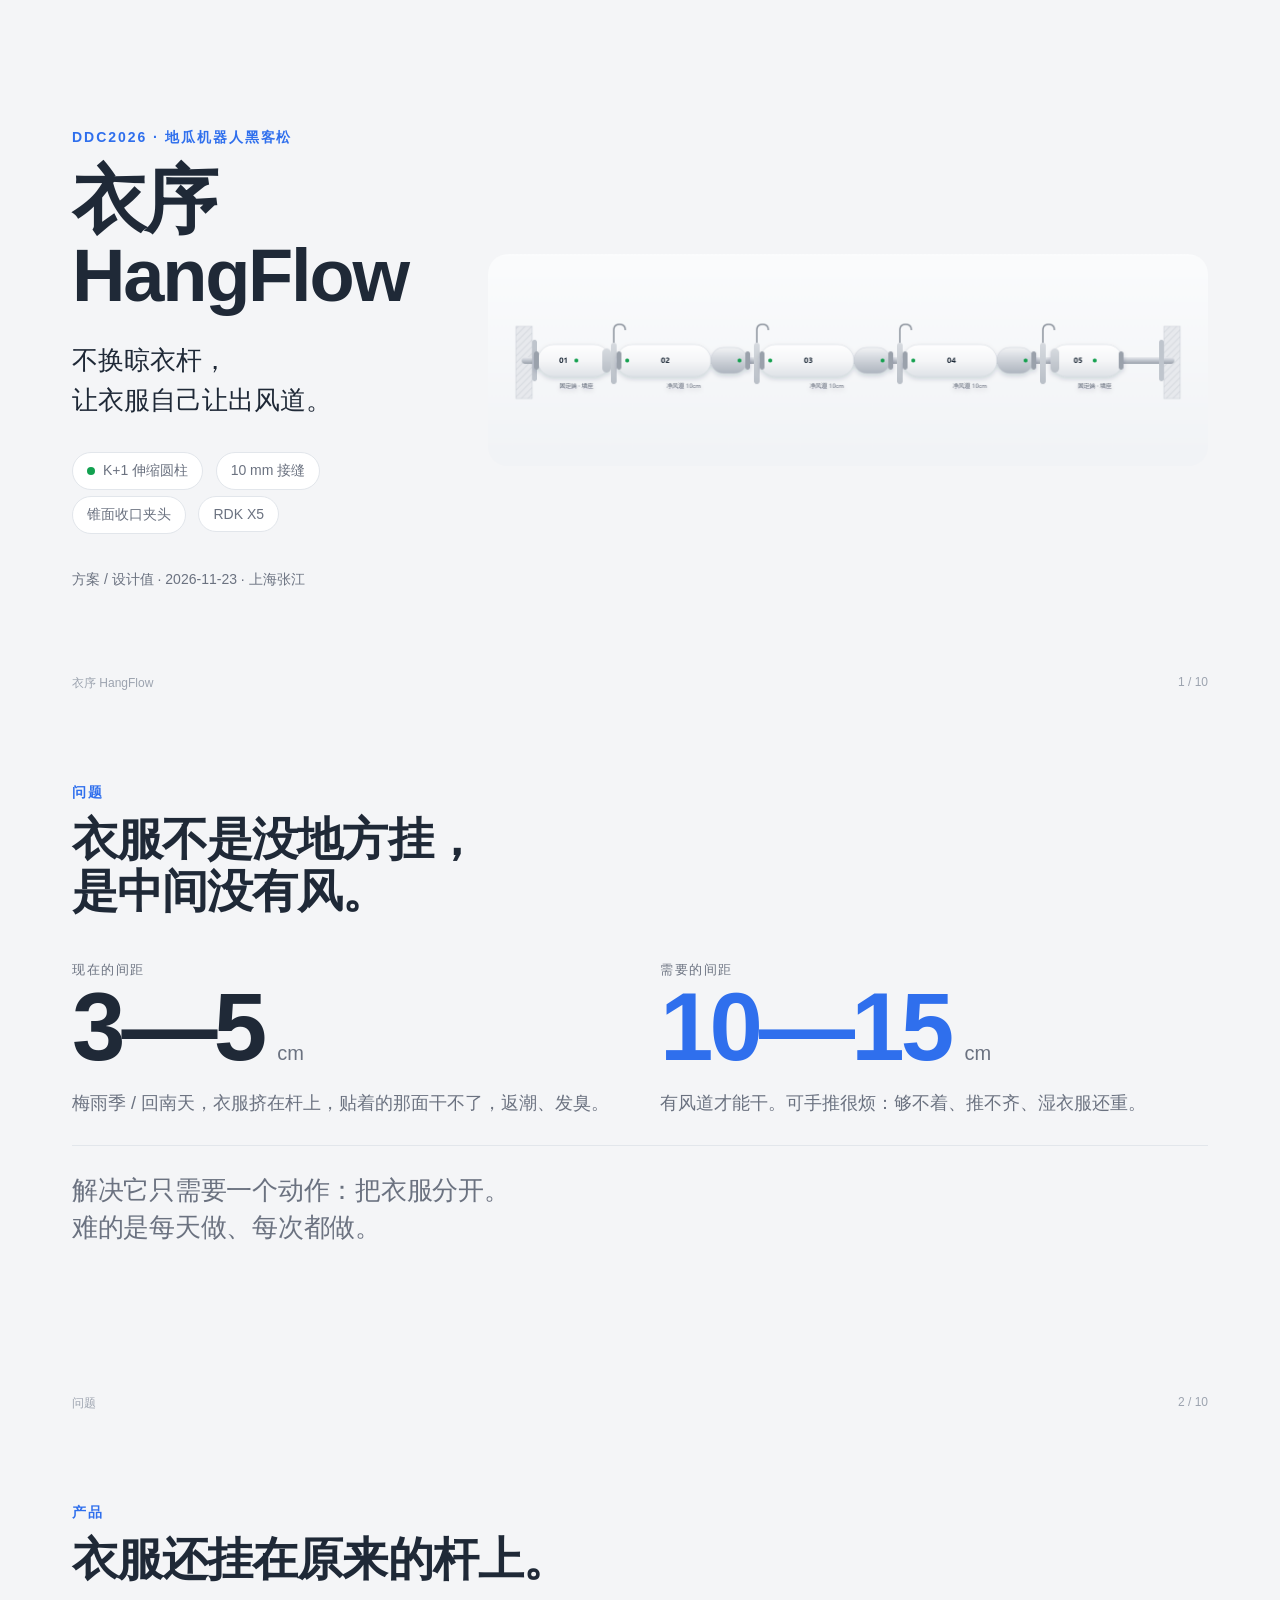
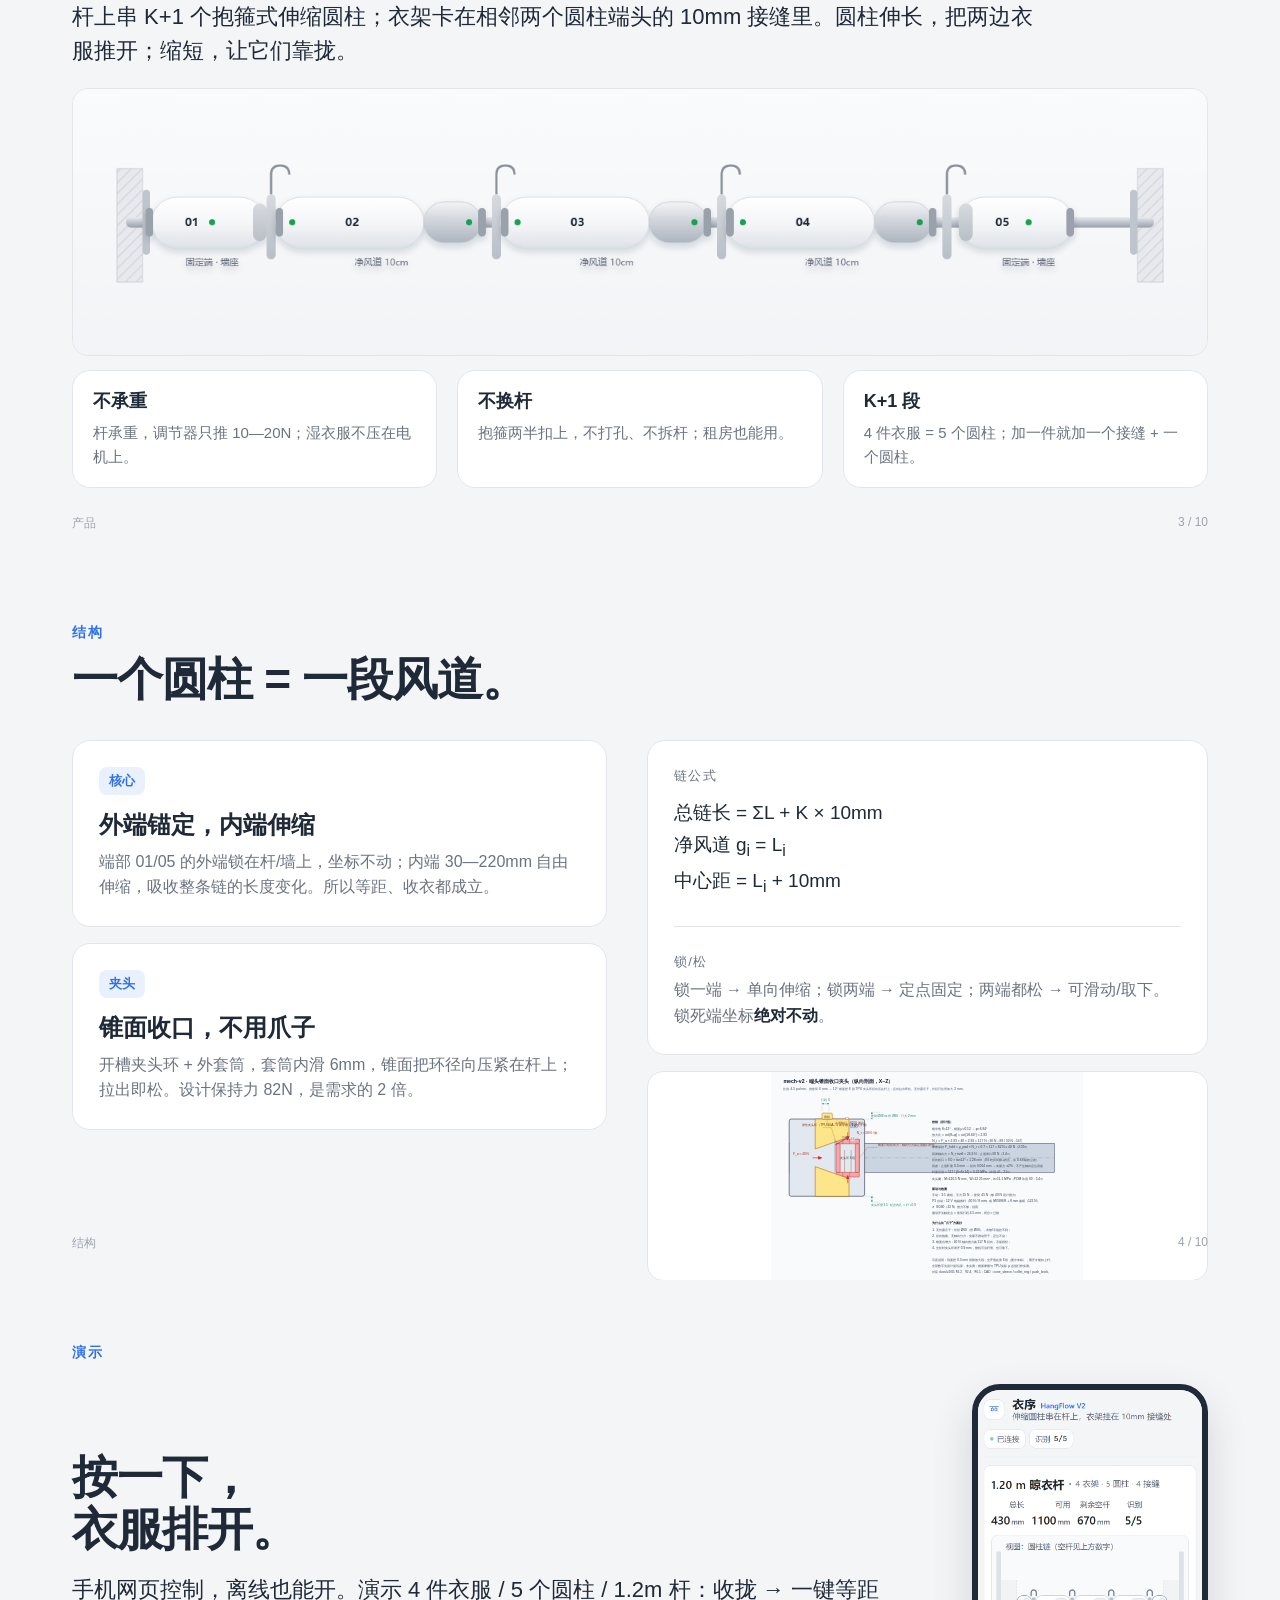
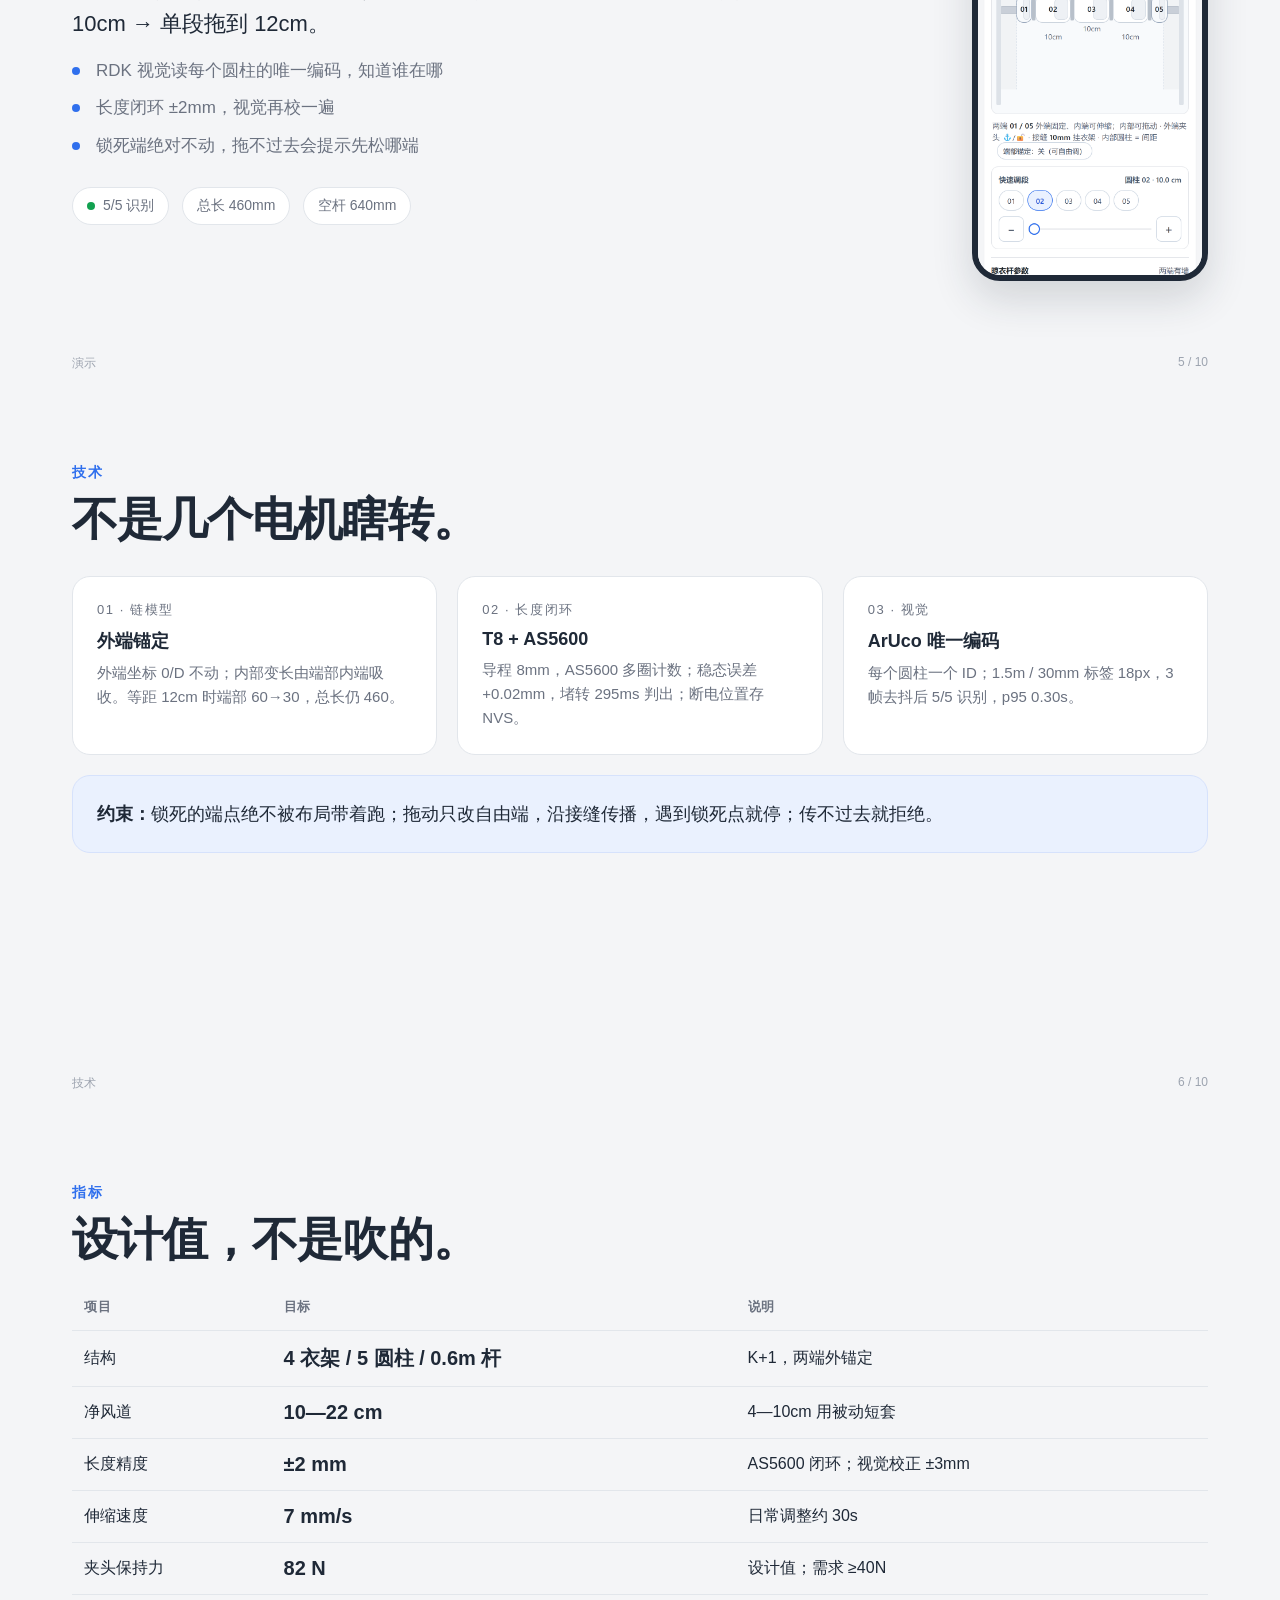
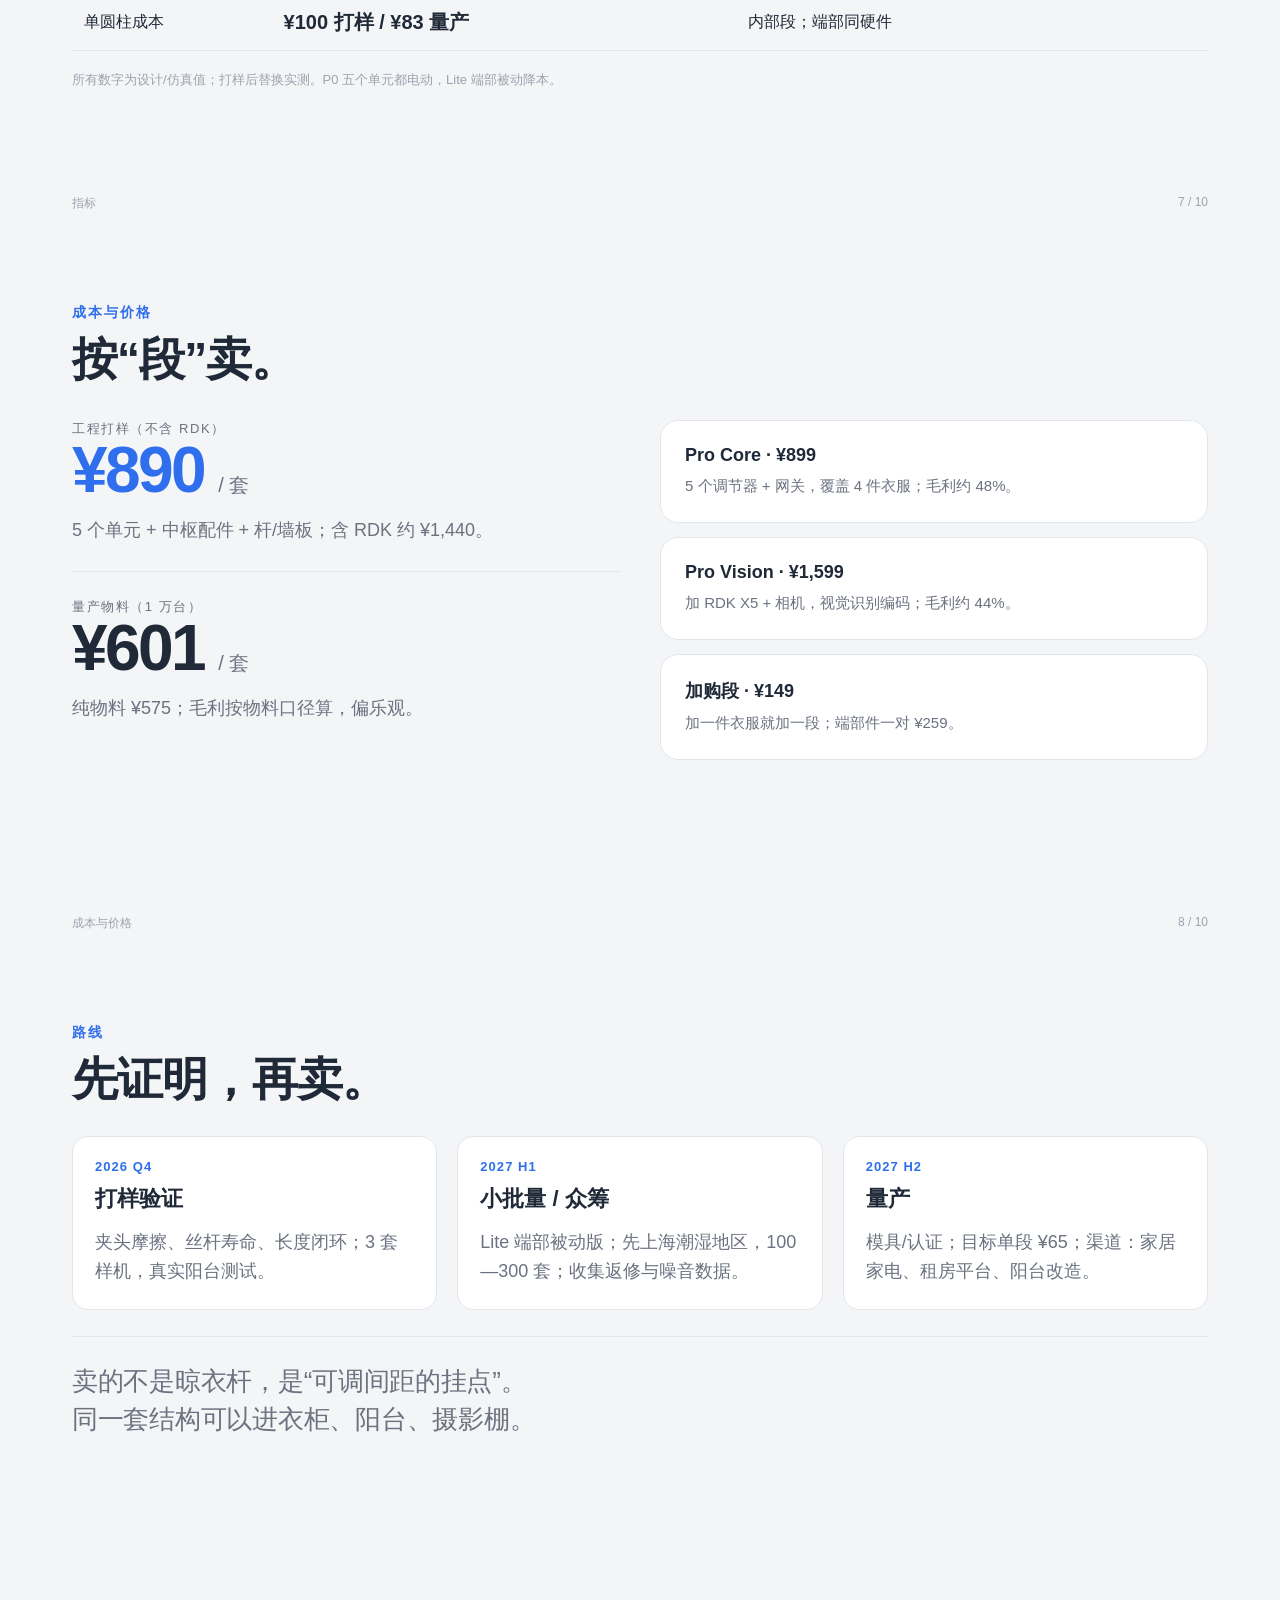
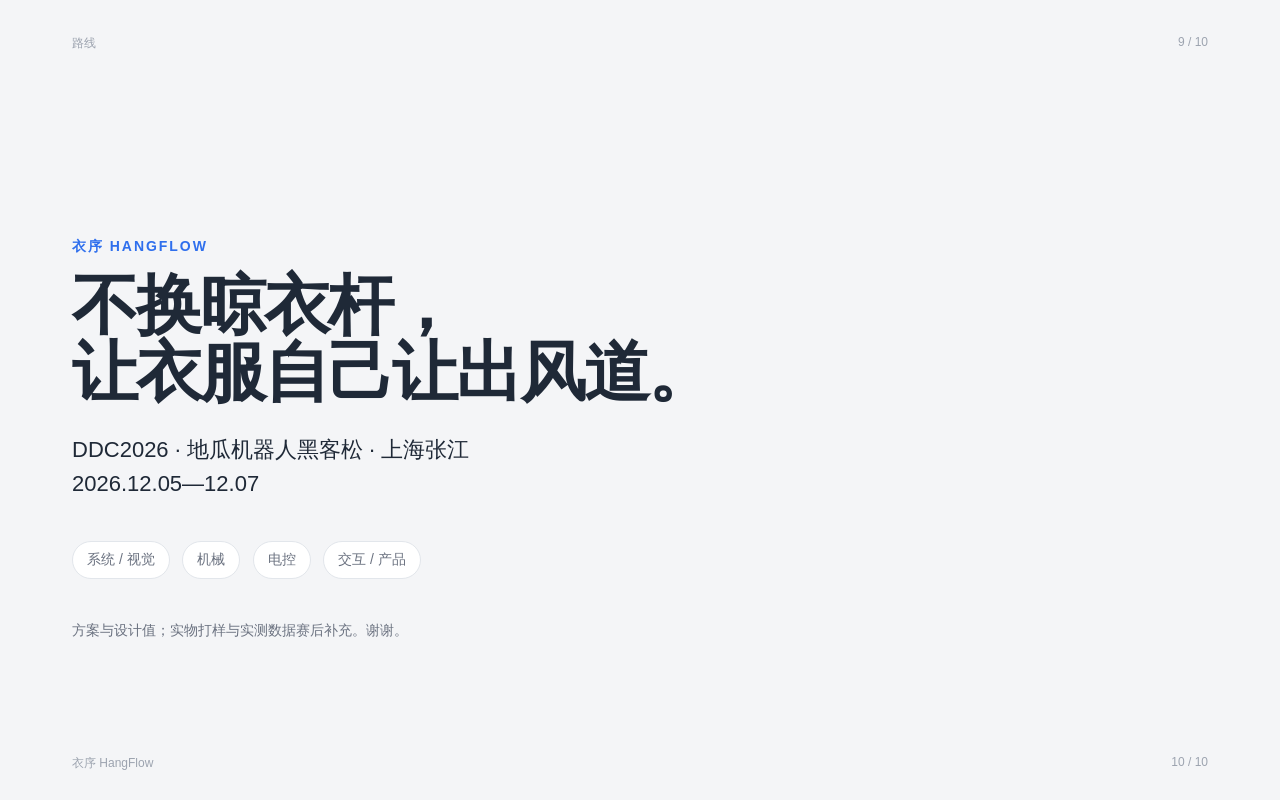
<file: deck-v2/index.html>
<!doctype html>
<html lang="zh-CN">
<head>
<meta charset="utf-8">
<meta name="viewport" content="width=device-width, initial-scale=1">
<title>衣序 HangFlow · DDC2026</title>
<style>
  :root{
    --bg:#F4F5F7; --card:#FFFFFF; --ink:#1F2937; --muted:#6B7280;
    --line:#E2E6EB; --accent:#2F6FED; --green:#12A150; --warm:#D97706;
    --radius:18px;
    --font:-apple-system,BlinkMacSystemFont,"Segoe UI","Microsoft YaHei","PingFang SC",sans-serif;
  }
  *{box-sizing:border-box}
  html,body{margin:0;background:var(--bg);color:var(--ink);font-family:var(--font)}
  .slide{
    width:1280px;height:720px;margin:0 auto;padding:64px 72px;
    background:var(--bg);position:relative;overflow:hidden;
    page-break-after:always;break-after:page;
  }
  .slide:last-child{page-break-after:auto}
  .eyebrow{font-size:14px;letter-spacing:.14em;color:var(--accent);font-weight:600;text-transform:uppercase}
  h1{font-size:74px;line-height:1.02;letter-spacing:-.03em;margin:16px 0 0}
  h2{font-size:46px;line-height:1.12;letter-spacing:-.02em;margin:12px 0 0}
  h3{font-size:22px;margin:0 0 8px}
  p{font-size:18px;line-height:1.65;color:var(--muted);margin:14px 0 0}
  .lead{font-size:22px;color:var(--ink);line-height:1.55}
  .muted{color:var(--muted)}
  .accent{color:var(--accent)}
  .big{font-size:96px;line-height:1;letter-spacing:-.04em;font-weight:700}
  .row{display:flex;gap:40px;align-items:center}
  .col{flex:1;min-width:0}
  .grid{display:grid;grid-template-columns:repeat(3,1fr);gap:20px;margin-top:28px}
  .card{background:var(--card);border:1px solid var(--line);border-radius:var(--radius);padding:24px}
  .card h3{font-size:18px;color:var(--ink)}
  .card p{font-size:15px;line-height:1.6;margin-top:6px}
  .chip{display:inline-flex;align-items:center;gap:8px;background:#fff;border:1px solid var(--line);border-radius:999px;padding:9px 14px;font-size:14px;color:var(--muted);margin:6px 8px 0 0}
  .dot{width:8px;height:8px;border-radius:50%;background:var(--green);display:inline-block}
  .tag{display:inline-block;background:#EAF1FE;color:var(--accent);border-radius:8px;padding:5px 10px;font-size:13px;font-weight:600}
  .num{font-size:64px;line-height:1;letter-spacing:-.04em;font-weight:700}
  .unit{font-size:20px;color:var(--muted);font-weight:500;margin-left:4px}
  .rule{height:1px;background:var(--line);margin:26px 0}
  .img{width:100%;display:block;border-radius:16px;border:1px solid var(--line);background:#fff}
  .phone{width:236px;border-radius:28px;border:6px solid #1F2937;background:#fff;overflow:hidden;box-shadow:0 18px 40px rgba(31,41,55,.16);flex:none}
  .phone img{width:100%;display:block}
  .kicker{font-size:13px;letter-spacing:.12em;color:var(--muted);text-transform:uppercase}
  .foot{position:absolute;left:72px;right:72px;bottom:28px;display:flex;justify-content:space-between;font-size:12px;color:#9CA3AF}
  .metric{display:flex;align-items:baseline;gap:10px}
  table{border-collapse:collapse;width:100%;margin-top:18px;font-size:16px}
  th,td{text-align:left;padding:14px 12px;border-bottom:1px solid var(--line)}
  th{font-size:13px;color:var(--muted);font-weight:600;letter-spacing:.04em}
  td b{font-size:20px}
  .timeline{display:grid;grid-template-columns:repeat(3,1fr);gap:20px;margin-top:30px}
  .step{background:#fff;border:1px solid var(--line);border-radius:16px;padding:22px}
  .step .n{font-size:13px;color:var(--accent);font-weight:700;letter-spacing:.08em}
  .quote{font-size:26px;line-height:1.45;letter-spacing:-.01em}
  .cover-img{width:720px;flex:none}
  .cover-img img{width:100%;display:block;border-radius:20px}
  .list{margin:16px 0 0;padding:0;list-style:none}
  .list li{font-size:17px;line-height:1.6;color:var(--muted);margin:10px 0;padding-left:24px;position:relative}
  .list li:before{content:"";position:absolute;left:0;top:10px;width:8px;height:8px;border-radius:50%;background:var(--accent)}
  .note{font-size:13px;color:#9CA3AF;margin-top:18px}
  @media print{
    html,body{background:#fff}
    .slide{margin:0;box-shadow:none}
    @page{size:1280px 720px;margin:0}
  }
</style>
</head>
<body>

<section class="slide">
  <div style="display:flex;gap:56px;align-items:center;height:100%">
    <div style="flex:1">
      <div class="eyebrow">DDC2026 · 地瓜机器人黑客松</div>
      <h1>衣序<br>HangFlow</h1>
      <p class="lead" style="margin-top:26px;font-size:26px;color:var(--ink)">不换晾衣杆，<br>让衣服自己让出风道。</p>
      <div style="margin-top:26px">
        <span class="chip"><span class="dot"></span>K+1 伸缩圆柱</span>
        <span class="chip">10 mm 接缝</span>
        <span class="chip">锥面收口夹头</span>
        <span class="chip">RDK X5</span>
      </div>
      <p style="font-size:14px;margin-top:34px">方案 / 设计值 · 2026-11-23 · 上海张江</p>
    </div>
    <div class="cover-img">
      <img src="../assets/diagrams/product-design-v3-clean.png" alt="衣序产品形态">
    </div>
  </div>
  <div class="foot"><span>衣序 HangFlow</span><span>1 / 10</span></div>
</section>

<section class="slide">
  <div class="eyebrow">问题</div>
  <h2>衣服不是没地方挂，<br>是中间没有风。</h2>
  <div class="row" style="margin-top:44px;align-items:flex-end">
    <div class="col">
      <div class="kicker">现在的间距</div>
      <div class="metric"><span class="big">3—5</span><span class="unit">cm</span></div>
      <p>梅雨季 / 回南天，衣服挤在杆上，贴着的那面干不了，返潮、发臭。</p>
    </div>
    <div class="col">
      <div class="kicker">需要的间距</div>
      <div class="metric"><span class="big" style="color:var(--accent)">10—15</span><span class="unit">cm</span></div>
      <p>有风道才能干。可手推很烦：够不着、推不齐、湿衣服还重。</p>
    </div>
  </div>
  <div class="rule"></div>
  <p class="quote">解决它只需要一个动作：把衣服分开。<br>难的是每天做、每次都做。</p>
  <div class="foot"><span>问题</span><span>2 / 10</span></div>
</section>

<section class="slide">
  <div class="eyebrow">产品</div>
  <h2>衣服还挂在原来的杆上。</h2>
  <p class="lead" style="max-width:980px">杆上串 K+1 个抱箍式伸缩圆柱；衣架卡在相邻两个圆柱端头的 10mm 接缝里。圆柱伸长，把两边衣服推开；缩短，让它们靠拢。</p>
  <img class="img" style="margin-top:20px;height:268px;object-fit:cover;object-position:center;background:#fff" src="../assets/diagrams/product-design-v3-clean.png" alt="产品结构">
  <div class="grid" style="margin-top:14px">
    <div class="card" style="padding:18px 20px"><h3>不承重</h3><p>杆承重，调节器只推 10—20N；湿衣服不压在电机上。</p></div>
    <div class="card" style="padding:18px 20px"><h3>不换杆</h3><p>抱箍两半扣上，不打孔、不拆杆；租房也能用。</p></div>
    <div class="card" style="padding:18px 20px"><h3>K+1 段</h3><p>4 件衣服 = 5 个圆柱；加一件就加一个接缝 + 一个圆柱。</p></div>
  </div>
  <div class="foot"><span>产品</span><span>3 / 10</span></div>
</section>

<section class="slide">
  <div class="eyebrow">结构</div>
  <h2>一个圆柱 = 一段风道。</h2>
  <div class="row" style="margin-top:34px;align-items:flex-start">
    <div class="col">
      <div class="card" style="padding:26px">
        <div class="tag">核心</div>
        <h3 style="font-size:24px;margin-top:14px">外端锚定，内端伸缩</h3>
        <p style="font-size:16px">端部 01/05 的外端锁在杆/墙上，坐标不动；内端 30—220mm 自由伸缩，吸收整条链的长度变化。所以等距、收衣都成立。</p>
      </div>
      <div class="card" style="padding:26px;margin-top:16px">
        <div class="tag">夹头</div>
        <h3 style="font-size:24px;margin-top:14px">锥面收口，不用爪子</h3>
        <p style="font-size:16px">开槽夹头环 + 外套筒，套筒内滑 6mm，锥面把环径向压紧在杆上；拉出即松。设计保持力 82N，是需求的 2 倍。</p>
      </div>
    </div>
    <div class="col" style="flex:1.05">
      <div class="card" style="padding:26px">
        <div class="kicker">链公式</div>
        <p style="font-size:19px;color:var(--ink);line-height:1.7;margin-top:12px">
          总链长 = ΣL + K × 10mm<br>
          净风道 g<sub>i</sub> = L<sub>i</sub><br>
          中心距 = L<sub>i</sub> + 10mm
        </p>
        <div class="rule"></div>
        <div class="kicker">锁/松</div>
        <p style="font-size:16px">锁一端 → 单向伸缩；锁两端 → 定点固定；两端都松 → 可滑动/取下。锁死端坐标<b style="color:var(--ink)">绝对不动</b>。</p>
      </div>
      <img class="img" style="margin-top:16px;max-height:210px;object-fit:contain;background:#fff" src="../assets/diagrams/mech-v2-clamp.svg" alt="夹头剖面">
    </div>
  </div>
  <div class="foot"><span>结构</span><span>4 / 10</span></div>
</section>

<section class="slide">
  <div class="eyebrow">演示</div>
  <div class="row" style="margin-top:22px;align-items:center">
    <div class="col">
      <h2>按一下，<br>衣服排开。</h2>
      <p class="lead" style="margin-top:18px">手机网页控制，离线也能开。演示 4 件衣服 / 5 个圆柱 / 1.2m 杆：收拢 → 一键等距 10cm → 单段拖到 12cm。</p>
      <ul class="list">
        <li>RDK 视觉读每个圆柱的唯一编码，知道谁在哪</li>
        <li>长度闭环 ±2mm，视觉再校一遍</li>
        <li>锁死端绝对不动，拖不过去会提示先松哪端</li>
      </ul>
      <div style="margin-top:22px">
        <span class="chip"><span class="dot"></span>5/5 识别</span>
        <span class="chip">总长 460mm</span>
        <span class="chip">空杆 640mm</span>
      </div>
    </div>
    <div class="phone"><img src="../app-v2/.verify/390x844-equal10.png" alt="手机控制页"></div>
  </div>
  <div class="foot"><span>演示</span><span>5 / 10</span></div>
</section>

<section class="slide">
  <div class="eyebrow">技术</div>
  <h2>不是几个电机瞎转。</h2>
  <div class="grid" style="margin-top:30px">
    <div class="card"><div class="kicker">01 · 链模型</div><h3 style="margin-top:10px">外端锚定</h3><p>外端坐标 0/D 不动；内部变长由端部内端吸收。等距 12cm 时端部 60→30，总长仍 460。</p></div>
    <div class="card"><div class="kicker">02 · 长度闭环</div><h3 style="margin-top:10px">T8 + AS5600</h3><p>导程 8mm，AS5600 多圈计数；稳态误差 +0.02mm，堵转 295ms 判出；断电位置存 NVS。</p></div>
    <div class="card"><div class="kicker">03 · 视觉</div><h3 style="margin-top:10px">ArUco 唯一编码</h3><p>每个圆柱一个 ID；1.5m / 30mm 标签 18px，3 帧去抖后 5/5 识别，p95 0.30s。</p></div>
  </div>
  <div class="card" style="margin-top:20px;background:#EAF1FE;border-color:#D6E2FC">
    <p style="font-size:18px;color:var(--ink);margin:0"><b>约束：</b>锁死的端点绝不被布局带着跑；拖动只改自由端，沿接缝传播，遇到锁死点就停；传不过去就拒绝。</p>
  </div>
  <div class="foot"><span>技术</span><span>6 / 10</span></div>
</section>

<section class="slide">
  <div class="eyebrow">指标</div>
  <h2>设计值，不是吹的。</h2>
  <table>
    <tr><th>项目</th><th>目标</th><th>说明</th></tr>
    <tr><td>结构</td><td><b>4 衣架 / 5 圆柱 / 0.6m 杆</b></td><td>K+1，两端外锚定</td></tr>
    <tr><td>净风道</td><td><b>10—22 cm</b></td><td>4—10cm 用被动短套</td></tr>
    <tr><td>长度精度</td><td><b>±2 mm</b></td><td>AS5600 闭环；视觉校正 ±3mm</td></tr>
    <tr><td>伸缩速度</td><td><b>7 mm/s</b></td><td>日常调整约 30s</td></tr>
    <tr><td>夹头保持力</td><td><b>82 N</b></td><td>设计值；需求 ≥40N</td></tr>
    <tr><td>单圆柱成本</td><td><b>¥100 打样 / ¥83 量产</b></td><td>内部段；端部同硬件</td></tr>
  </table>
  <p class="note">所有数字为设计/仿真值；打样后替换实测。P0 五个单元都电动，Lite 端部被动降本。</p>
  <div class="foot"><span>指标</span><span>7 / 10</span></div>
</section>

<section class="slide">
  <div class="eyebrow">成本与价格</div>
  <h2>按“段”卖。</h2>
  <div class="row" style="margin-top:34px;align-items:flex-start">
    <div class="col">
      <div class="kicker">工程打样（不含 RDK）</div>
      <div class="metric"><span class="num" style="color:var(--accent)">¥890</span><span class="unit">/ 套</span></div>
      <p>5 个单元 + 中枢配件 + 杆/墙板；含 RDK 约 ¥1,440。</p>
      <div class="rule"></div>
      <div class="kicker">量产物料（1 万台）</div>
      <div class="metric"><span class="num">¥601</span><span class="unit">/ 套</span></div>
      <p>纯物料 ¥575；毛利按物料口径算，偏乐观。</p>
    </div>
    <div class="col">
      <div class="card"><h3>Pro Core · ¥899</h3><p>5 个调节器 + 网关，覆盖 4 件衣服；毛利约 48%。</p></div>
      <div class="card" style="margin-top:14px"><h3>Pro Vision · ¥1,599</h3><p>加 RDK X5 + 相机，视觉识别编码；毛利约 44%。</p></div>
      <div class="card" style="margin-top:14px"><h3>加购段 · ¥149</h3><p>加一件衣服就加一段；端部件一对 ¥259。</p></div>
    </div>
  </div>
  <div class="foot"><span>成本与价格</span><span>8 / 10</span></div>
</section>

<section class="slide">
  <div class="eyebrow">路线</div>
  <h2>先证明，再卖。</h2>
  <div class="timeline">
    <div class="step"><div class="n">2026 Q4</div><h3 style="margin-top:10px">打样验证</h3><p>夹头摩擦、丝杆寿命、长度闭环；3 套样机，真实阳台测试。</p></div>
    <div class="step"><div class="n">2027 H1</div><h3 style="margin-top:10px">小批量 / 众筹</h3><p>Lite 端部被动版；先上海潮湿地区，100—300 套；收集返修与噪音数据。</p></div>
    <div class="step"><div class="n">2027 H2</div><h3 style="margin-top:10px">量产</h3><p>模具/认证；目标单段 ¥65；渠道：家居家电、租房平台、阳台改造。</p></div>
  </div>
  <div class="rule"></div>
  <p class="quote">卖的不是晾衣杆，是“可调间距的挂点”。<br>同一套结构可以进衣柜、阳台、摄影棚。</p>
  <div class="foot"><span>路线</span><span>9 / 10</span></div>
</section>

<section class="slide">
  <div style="height:100%;display:flex;flex-direction:column;justify-content:center">
    <div class="eyebrow">衣序 HangFlow</div>
    <h1 style="font-size:66px">不换晾衣杆，<br>让衣服自己让出风道。</h1>
    <p class="lead" style="margin-top:26px;max-width:900px">DDC2026 · 地瓜机器人黑客松 · 上海张江<br>2026.12.05—12.07</p>
    <div style="margin-top:34px">
      <span class="chip">系统 / 视觉</span>
      <span class="chip">机械</span>
      <span class="chip">电控</span>
      <span class="chip">交互 / 产品</span>
    </div>
    <p style="margin-top:40px;font-size:14px">方案与设计值；实物打样与实测数据赛后补充。谢谢。</p>
  </div>
  <div class="foot"><span>衣序 HangFlow</span><span>10 / 10</span></div>
</section>

</body>
</html>
</file>
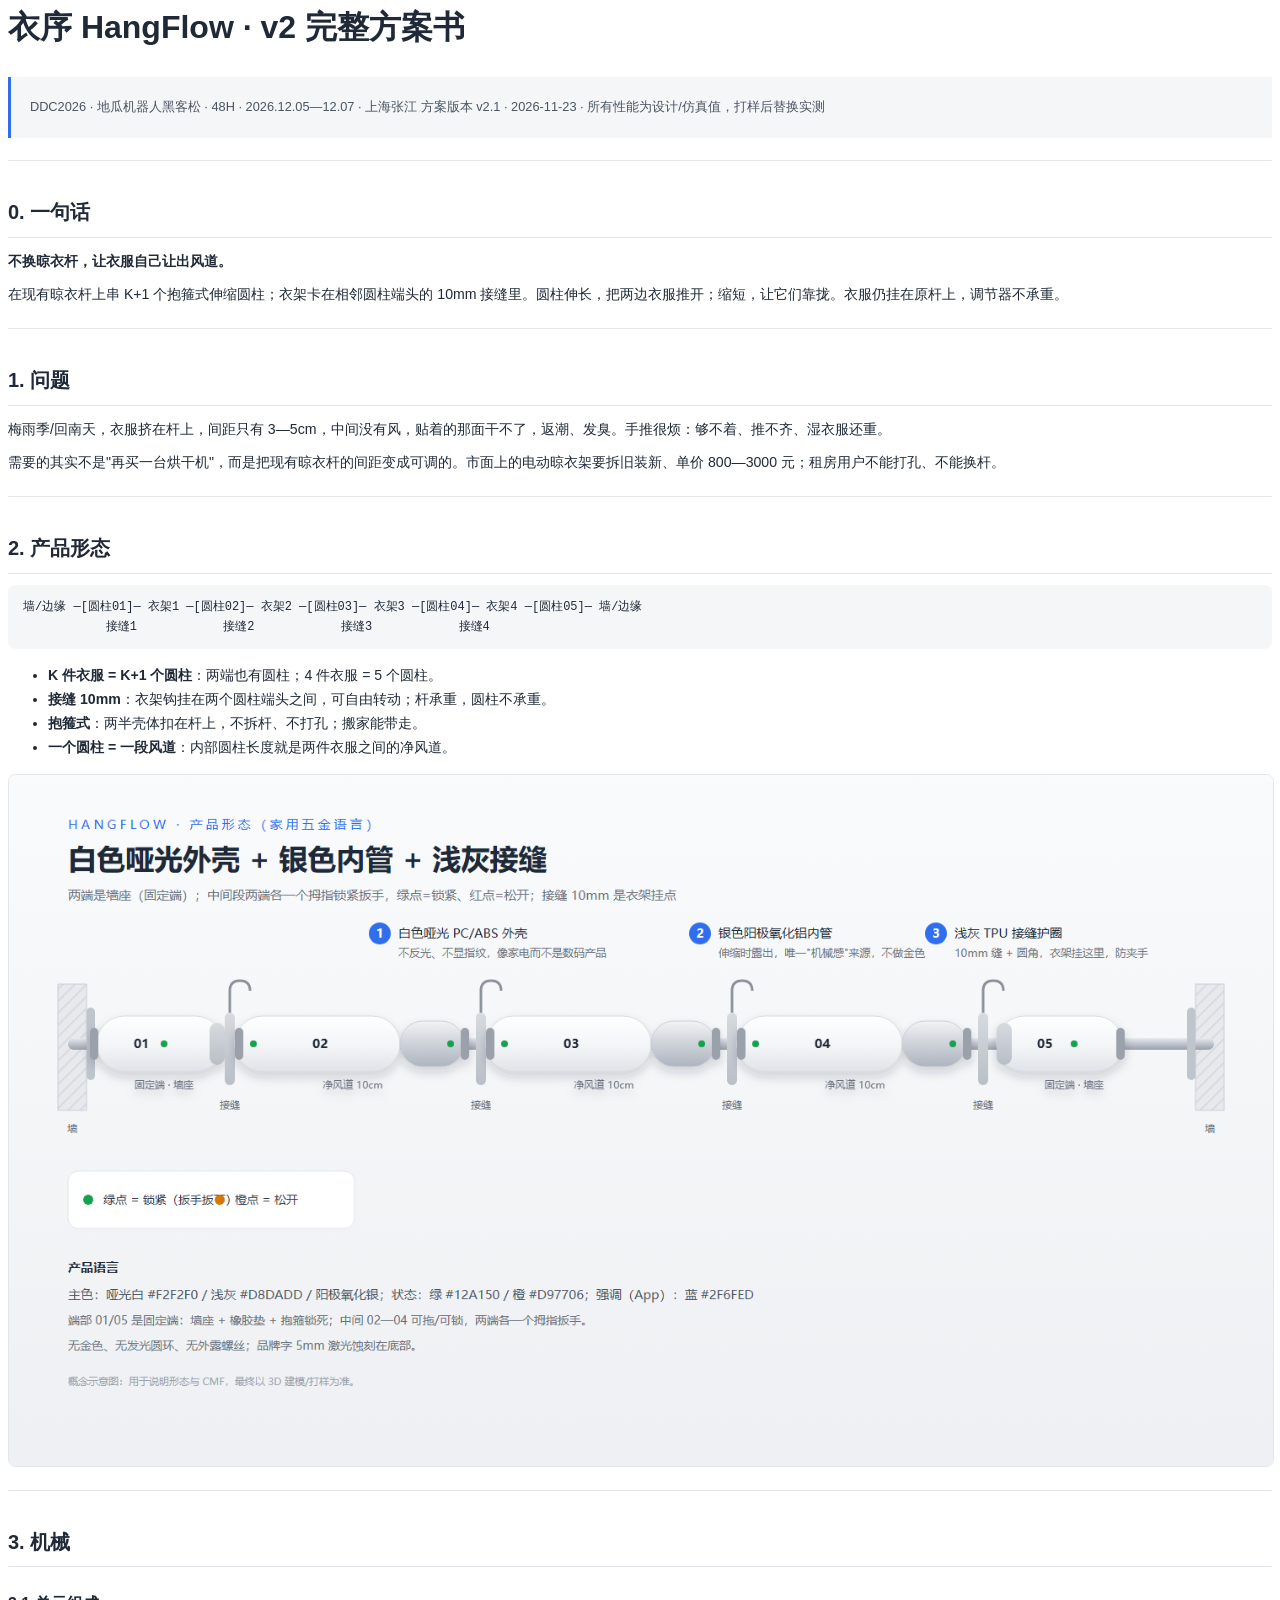
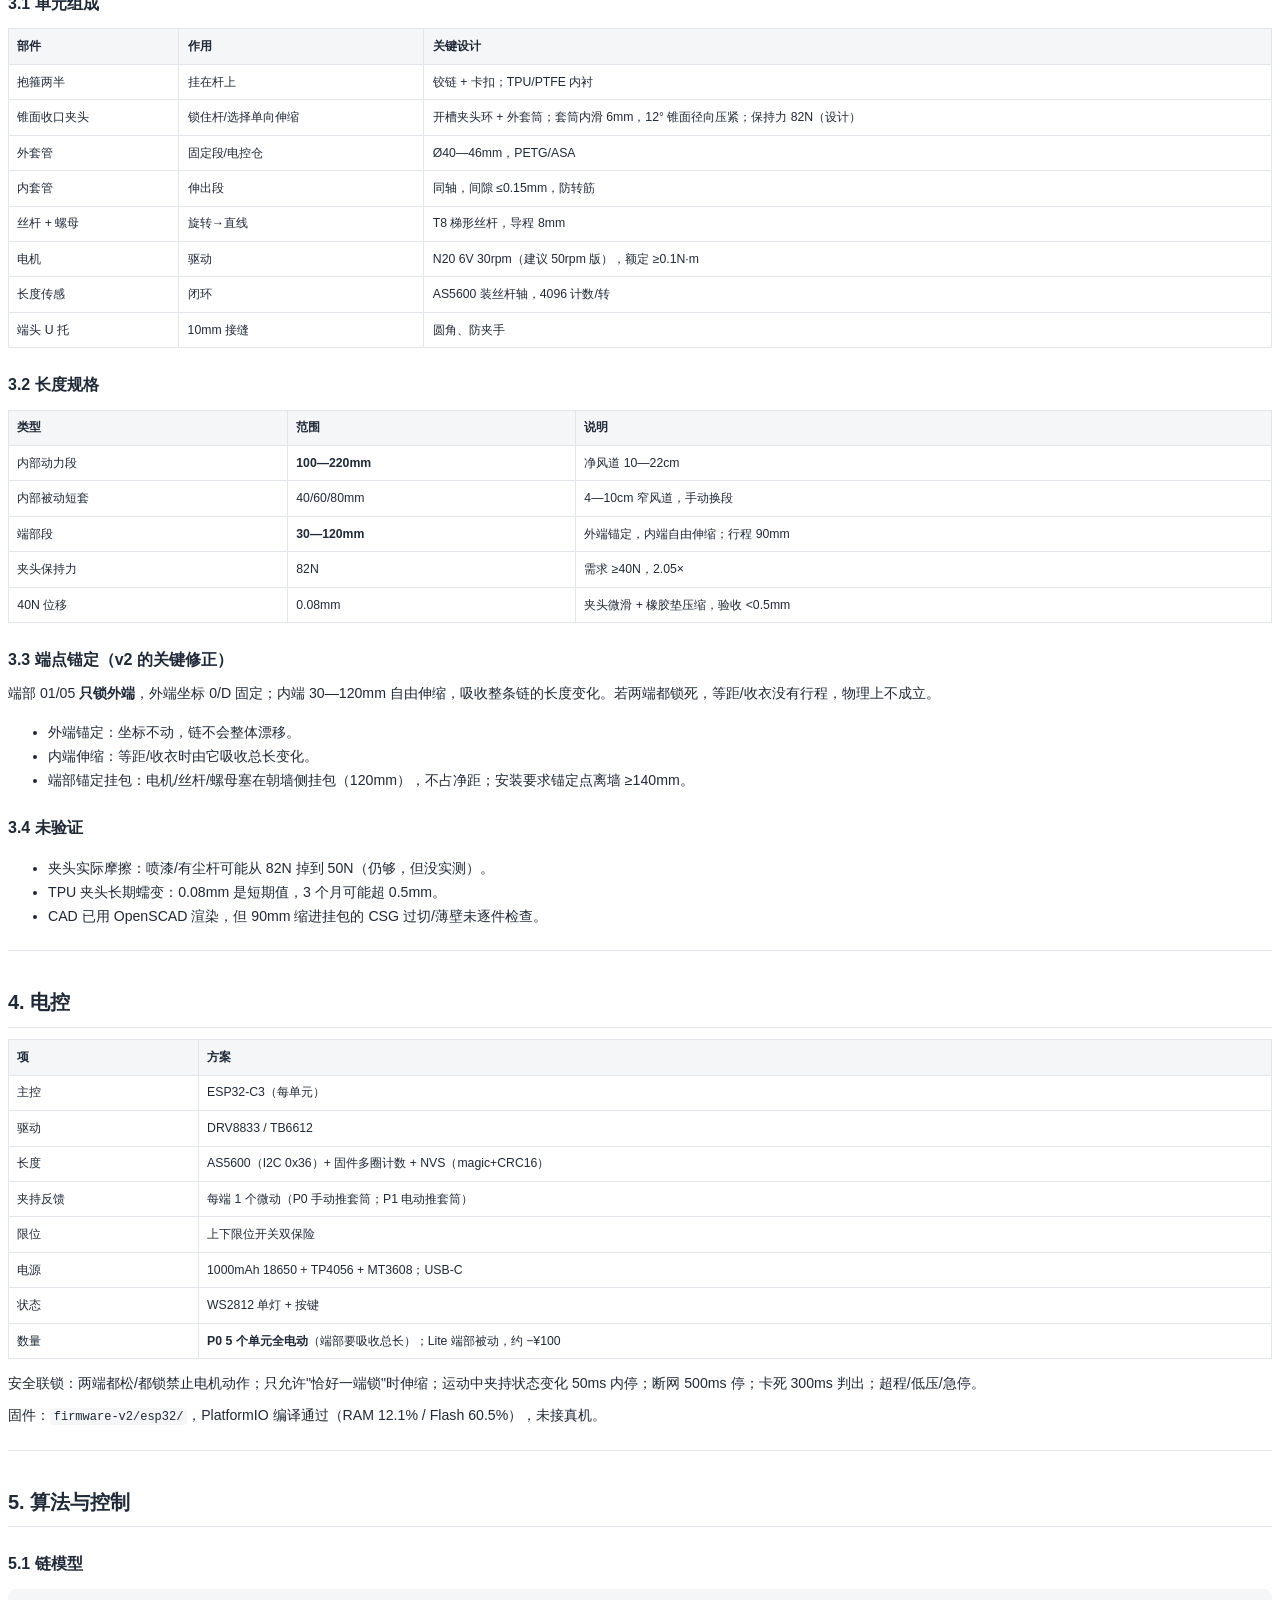
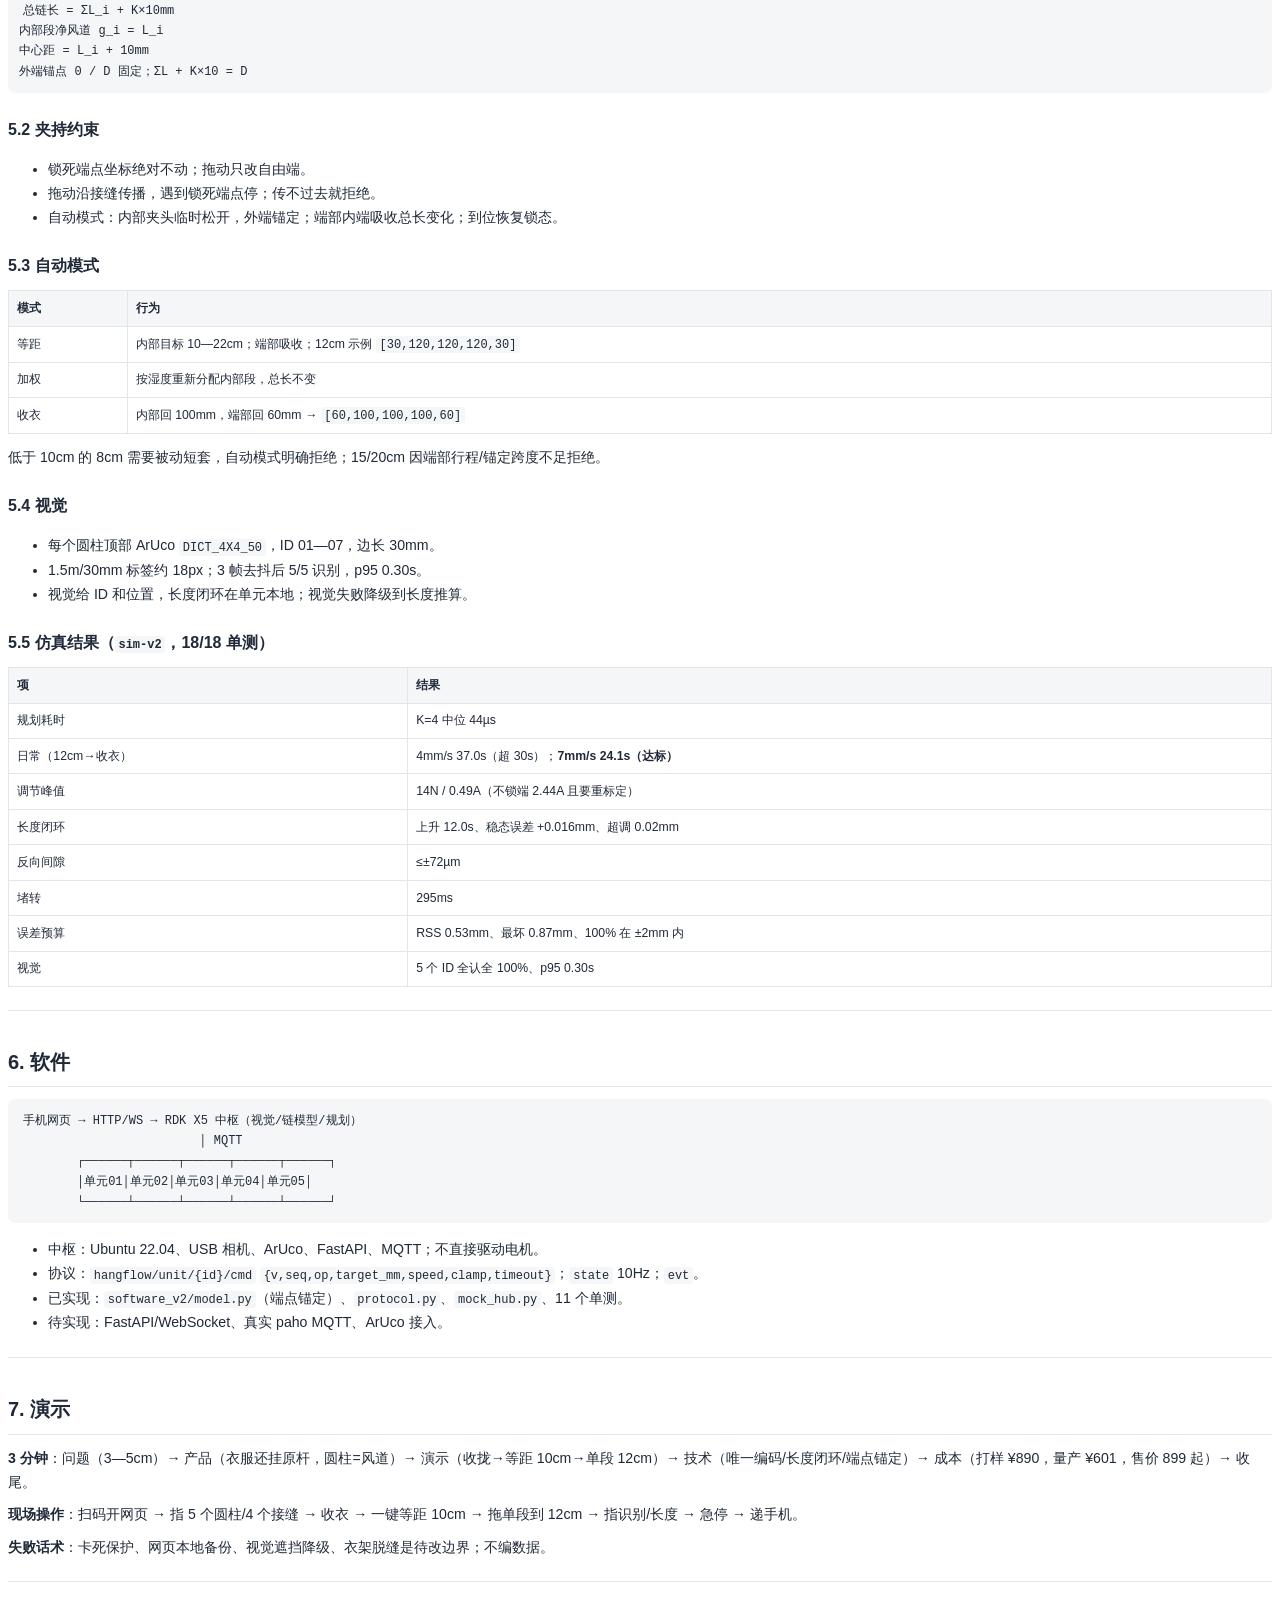
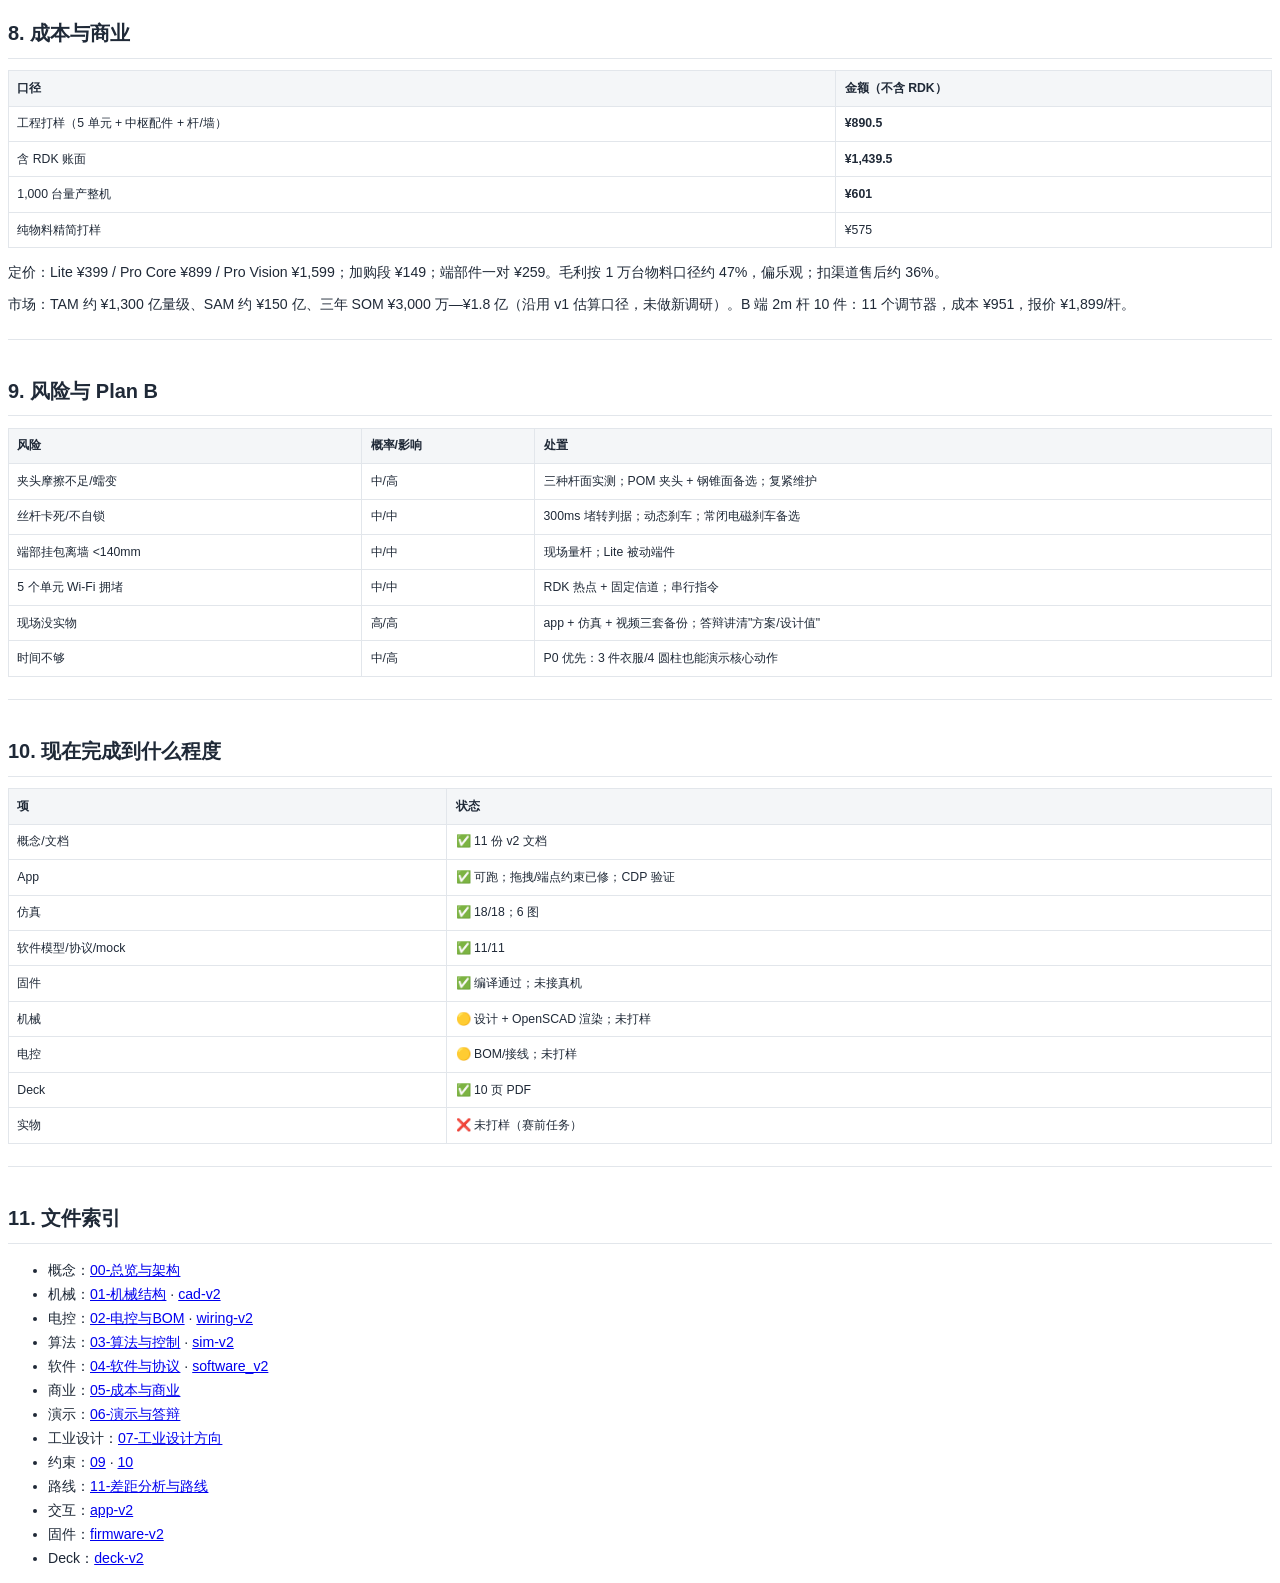
<file: docs/v2/衣序-v2-完整方案书.html>
<!doctype html>
<html lang="zh-CN"><head><meta charset="utf-8">
<title>衣序 HangFlow · v2 完整方案书</title>
<style>
  @page { size: A4; margin: 18mm 16mm; }
  body { font-family: -apple-system, "Segoe UI", "Microsoft YaHei", sans-serif;
         color:#1F2937; font-size:10.6pt; line-height:1.7; }
  h1 { font-size:24pt; line-height:1.2; margin:0 0 8mm; }
  h2 { font-size:15pt; margin:9mm 0 3mm; border-bottom:1px solid #E2E6EB; padding-bottom:2mm; }
  h3 { font-size:12pt; margin:6mm 0 2mm; }
  p { margin:2.2mm 0; }
  blockquote { margin:4mm 0; padding:3mm 5mm; background:#F4F6F8; border-left:3px solid #2F6FED;
                color:#4B5563; font-size:9.6pt; }
  table { width:100%; border-collapse:collapse; margin:3mm 0; font-size:9.2pt; }
  th,td { border:1px solid #E2E6EB; padding:1.8mm 2.2mm; text-align:left; vertical-align:top; }
  th { background:#F4F6F8; }
  img { max-width:100%; display:block; margin:4mm auto; border:1px solid #E2E6EB; border-radius:2mm; }
  code { background:#F4F6F8; padding:0.4mm 1mm; border-radius:1mm; font-size:9pt; }
  pre { background:#F4F6F8; padding:3mm; border-radius:2mm; overflow:hidden; font-size:8.6pt; }
  hr { border:0; border-top:1px solid #E2E6EB; margin:6mm 0; }
  h2, h3 { page-break-after:avoid; }
  table, img, pre { page-break-inside:avoid; }
</style></head><body>
<h1 id="hangflow-v2">衣序 HangFlow · v2 完整方案书</h1>
<blockquote>
<p>DDC2026 · 地瓜机器人黑客松 · 48H · 2026.12.05—12.07 · 上海张江
方案版本 v2.1 · 2026-11-23 · 所有性能为设计/仿真值，打样后替换实测</p>
</blockquote>
<hr />
<h2 id="0">0. 一句话</h2>
<p><strong>不换晾衣杆，让衣服自己让出风道。</strong></p>
<p>在现有晾衣杆上串 K+1 个抱箍式伸缩圆柱；衣架卡在相邻圆柱端头的 10mm 接缝里。圆柱伸长，把两边衣服推开；缩短，让它们靠拢。衣服仍挂在原杆上，调节器不承重。</p>
<hr />
<h2 id="1">1. 问题</h2>
<p>梅雨季/回南天，衣服挤在杆上，间距只有 3—5cm，中间没有风，贴着的那面干不了，返潮、发臭。手推很烦：够不着、推不齐、湿衣服还重。</p>
<p>需要的其实不是"再买一台烘干机"，而是把现有晾衣杆的间距变成可调的。市面上的电动晾衣架要拆旧装新、单价 800—3000 元；租房用户不能打孔、不能换杆。</p>
<hr />
<h2 id="2">2. 产品形态</h2>
<pre><code>墙/边缘 ─[圆柱01]─ 衣架1 ─[圆柱02]─ 衣架2 ─[圆柱03]─ 衣架3 ─[圆柱04]─ 衣架4 ─[圆柱05]─ 墙/边缘
            接缝1            接缝2            接缝3            接缝4
</code></pre>
<ul>
<li><strong>K 件衣服 = K+1 个圆柱</strong>：两端也有圆柱；4 件衣服 = 5 个圆柱。</li>
<li><strong>接缝 10mm</strong>：衣架钩挂在两个圆柱端头之间，可自由转动；杆承重，圆柱不承重。</li>
<li><strong>抱箍式</strong>：两半壳体扣在杆上，不拆杆、不打孔；搬家能带走。</li>
<li><strong>一个圆柱 = 一段风道</strong>：内部圆柱长度就是两件衣服之间的净风道。</li>
</ul>
<p><img alt="产品形态" src="../../assets/diagrams/product-design-v3.png" /></p>
<hr />
<h2 id="3">3. 机械</h2>
<h3 id="31">3.1 单元组成</h3>
<table>
<thead>
<tr>
<th>部件</th>
<th>作用</th>
<th>关键设计</th>
</tr>
</thead>
<tbody>
<tr>
<td>抱箍两半</td>
<td>挂在杆上</td>
<td>铰链 + 卡扣；TPU/PTFE 内衬</td>
</tr>
<tr>
<td>锥面收口夹头</td>
<td>锁住杆/选择单向伸缩</td>
<td>开槽夹头环 + 外套筒；套筒内滑 6mm，12° 锥面径向压紧；保持力 82N（设计）</td>
</tr>
<tr>
<td>外套管</td>
<td>固定段/电控仓</td>
<td>Ø40—46mm，PETG/ASA</td>
</tr>
<tr>
<td>内套管</td>
<td>伸出段</td>
<td>同轴，间隙 ≤0.15mm，防转筋</td>
</tr>
<tr>
<td>丝杆 + 螺母</td>
<td>旋转→直线</td>
<td>T8 梯形丝杆，导程 8mm</td>
</tr>
<tr>
<td>电机</td>
<td>驱动</td>
<td>N20 6V 30rpm（建议 50rpm 版），额定 ≥0.1N·m</td>
</tr>
<tr>
<td>长度传感</td>
<td>闭环</td>
<td>AS5600 装丝杆轴，4096 计数/转</td>
</tr>
<tr>
<td>端头 U 托</td>
<td>10mm 接缝</td>
<td>圆角、防夹手</td>
</tr>
</tbody>
</table>
<h3 id="32">3.2 长度规格</h3>
<table>
<thead>
<tr>
<th>类型</th>
<th>范围</th>
<th>说明</th>
</tr>
</thead>
<tbody>
<tr>
<td>内部动力段</td>
<td><strong>100—220mm</strong></td>
<td>净风道 10—22cm</td>
</tr>
<tr>
<td>内部被动短套</td>
<td>40/60/80mm</td>
<td>4—10cm 窄风道，手动换段</td>
</tr>
<tr>
<td>端部段</td>
<td><strong>30—120mm</strong></td>
<td>外端锚定，内端自由伸缩；行程 90mm</td>
</tr>
<tr>
<td>夹头保持力</td>
<td>82N</td>
<td>需求 ≥40N，2.05×</td>
</tr>
<tr>
<td>40N 位移</td>
<td>0.08mm</td>
<td>夹头微滑 + 橡胶垫压缩，验收 &lt;0.5mm</td>
</tr>
</tbody>
</table>
<h3 id="33-v2">3.3 端点锚定（v2 的关键修正）</h3>
<p>端部 01/05 <strong>只锁外端</strong>，外端坐标 0/D 固定；内端 30—120mm 自由伸缩，吸收整条链的长度变化。若两端都锁死，等距/收衣没有行程，物理上不成立。</p>
<ul>
<li>外端锚定：坐标不动，链不会整体漂移。</li>
<li>内端伸缩：等距/收衣时由它吸收总长变化。</li>
<li>端部锚定挂包：电机/丝杆/螺母塞在朝墙侧挂包（120mm），不占净距；安装要求锚定点离墙 ≥140mm。</li>
</ul>
<h3 id="34">3.4 未验证</h3>
<ul>
<li>夹头实际摩擦：喷漆/有尘杆可能从 82N 掉到 50N（仍够，但没实测）。</li>
<li>TPU 夹头长期蠕变：0.08mm 是短期值，3 个月可能超 0.5mm。</li>
<li>CAD 已用 OpenSCAD 渲染，但 90mm 缩进挂包的 CSG 过切/薄壁未逐件检查。</li>
</ul>
<hr />
<h2 id="4">4. 电控</h2>
<table>
<thead>
<tr>
<th>项</th>
<th>方案</th>
</tr>
</thead>
<tbody>
<tr>
<td>主控</td>
<td>ESP32-C3（每单元）</td>
</tr>
<tr>
<td>驱动</td>
<td>DRV8833 / TB6612</td>
</tr>
<tr>
<td>长度</td>
<td>AS5600（I2C 0x36）+ 固件多圈计数 + NVS（magic+CRC16）</td>
</tr>
<tr>
<td>夹持反馈</td>
<td>每端 1 个微动（P0 手动推套筒；P1 电动推套筒）</td>
</tr>
<tr>
<td>限位</td>
<td>上下限位开关双保险</td>
</tr>
<tr>
<td>电源</td>
<td>1000mAh 18650 + TP4056 + MT3608；USB-C</td>
</tr>
<tr>
<td>状态</td>
<td>WS2812 单灯 + 按键</td>
</tr>
<tr>
<td>数量</td>
<td><strong>P0 5 个单元全电动</strong>（端部要吸收总长）；Lite 端部被动，约 −¥100</td>
</tr>
</tbody>
</table>
<p>安全联锁：两端都松/都锁禁止电机动作；只允许"恰好一端锁"时伸缩；运动中夹持状态变化 50ms 内停；断网 500ms 停；卡死 300ms 判出；超程/低压/急停。</p>
<p>固件：<code>firmware-v2/esp32/</code>，PlatformIO 编译通过（RAM 12.1% / Flash 60.5%），未接真机。</p>
<hr />
<h2 id="5">5. 算法与控制</h2>
<h3 id="51">5.1 链模型</h3>
<pre><code>总链长 = ΣL_i + K×10mm
内部段净风道 g_i = L_i
中心距 = L_i + 10mm
外端锚点 0 / D 固定；ΣL + K×10 = D
</code></pre>
<h3 id="52">5.2 夹持约束</h3>
<ul>
<li>锁死端点坐标绝对不动；拖动只改自由端。</li>
<li>拖动沿接缝传播，遇到锁死端点停；传不过去就拒绝。</li>
<li>自动模式：内部夹头临时松开，外端锚定；端部内端吸收总长变化；到位恢复锁态。</li>
</ul>
<h3 id="53">5.3 自动模式</h3>
<table>
<thead>
<tr>
<th>模式</th>
<th>行为</th>
</tr>
</thead>
<tbody>
<tr>
<td>等距</td>
<td>内部目标 10—22cm；端部吸收；12cm 示例 <code>[30,120,120,120,30]</code></td>
</tr>
<tr>
<td>加权</td>
<td>按湿度重新分配内部段，总长不变</td>
</tr>
<tr>
<td>收衣</td>
<td>内部回 100mm，端部回 60mm → <code>[60,100,100,100,60]</code></td>
</tr>
</tbody>
</table>
<p>低于 10cm 的 8cm 需要被动短套，自动模式明确拒绝；15/20cm 因端部行程/锚定跨度不足拒绝。</p>
<h3 id="54">5.4 视觉</h3>
<ul>
<li>每个圆柱顶部 ArUco <code>DICT_4X4_50</code>，ID 01—07，边长 30mm。</li>
<li>1.5m/30mm 标签约 18px；3 帧去抖后 5/5 识别，p95 0.30s。</li>
<li>视觉给 ID 和位置，长度闭环在单元本地；视觉失败降级到长度推算。</li>
</ul>
<h3 id="55-sim-v21818">5.5 仿真结果（<code>sim-v2</code>，18/18 单测）</h3>
<table>
<thead>
<tr>
<th>项</th>
<th>结果</th>
</tr>
</thead>
<tbody>
<tr>
<td>规划耗时</td>
<td>K=4 中位 44µs</td>
</tr>
<tr>
<td>日常（12cm→收衣）</td>
<td>4mm/s 37.0s（超 30s）；<strong>7mm/s 24.1s（达标）</strong></td>
</tr>
<tr>
<td>调节峰值</td>
<td>14N / 0.49A（不锁端 2.44A 且要重标定）</td>
</tr>
<tr>
<td>长度闭环</td>
<td>上升 12.0s、稳态误差 +0.016mm、超调 0.02mm</td>
</tr>
<tr>
<td>反向间隙</td>
<td>≤±72µm</td>
</tr>
<tr>
<td>堵转</td>
<td>295ms</td>
</tr>
<tr>
<td>误差预算</td>
<td>RSS 0.53mm、最坏 0.87mm、100% 在 ±2mm 内</td>
</tr>
<tr>
<td>视觉</td>
<td>5 个 ID 全认全 100%、p95 0.30s</td>
</tr>
</tbody>
</table>
<hr />
<h2 id="6">6. 软件</h2>
<pre><code>手机网页 → HTTP/WS → RDK X5 中枢（视觉/链模型/规划）
                         │ MQTT
        ┌──────┬──────┬──────┬──────┬──────┐
        │单元01│单元02│单元03│单元04│单元05│
        └──────┴──────┴──────┴──────┴──────┘
</code></pre>
<ul>
<li>中枢：Ubuntu 22.04、USB 相机、ArUco、FastAPI、MQTT；不直接驱动电机。</li>
<li>协议：<code>hangflow/unit/{id}/cmd</code> <code>{v,seq,op,target_mm,speed,clamp,timeout}</code>；<code>state</code> 10Hz；<code>evt</code>。</li>
<li>已实现：<code>software_v2/model.py</code>（端点锚定）、<code>protocol.py</code>、<code>mock_hub.py</code>、11 个单测。</li>
<li>待实现：FastAPI/WebSocket、真实 paho MQTT、ArUco 接入。</li>
</ul>
<hr />
<h2 id="7">7. 演示</h2>
<p><strong>3 分钟</strong>：问题（3—5cm）→ 产品（衣服还挂原杆，圆柱=风道）→ 演示（收拢→等距 10cm→单段 12cm）→ 技术（唯一编码/长度闭环/端点锚定）→ 成本（打样 ¥890，量产 ¥601，售价 899 起）→ 收尾。</p>
<p><strong>现场操作</strong>：扫码开网页 → 指 5 个圆柱/4 个接缝 → 收衣 → 一键等距 10cm → 拖单段到 12cm → 指识别/长度 → 急停 → 递手机。</p>
<p><strong>失败话术</strong>：卡死保护、网页本地备份、视觉遮挡降级、衣架脱缝是待改边界；不编数据。</p>
<hr />
<h2 id="8">8. 成本与商业</h2>
<table>
<thead>
<tr>
<th>口径</th>
<th>金额（不含 RDK）</th>
</tr>
</thead>
<tbody>
<tr>
<td>工程打样（5 单元 + 中枢配件 + 杆/墙）</td>
<td><strong>¥890.5</strong></td>
</tr>
<tr>
<td>含 RDK 账面</td>
<td><strong>¥1,439.5</strong></td>
</tr>
<tr>
<td>1,000 台量产整机</td>
<td><strong>¥601</strong></td>
</tr>
<tr>
<td>纯物料精简打样</td>
<td>¥575</td>
</tr>
</tbody>
</table>
<p>定价：Lite ¥399 / Pro Core ¥899 / Pro Vision ¥1,599；加购段 ¥149；端部件一对 ¥259。毛利按 1 万台物料口径约 47%，偏乐观；扣渠道售后约 36%。</p>
<p>市场：TAM 约 ¥1,300 亿量级、SAM 约 ¥150 亿、三年 SOM ¥3,000 万—¥1.8 亿（沿用 v1 估算口径，未做新调研）。B 端 2m 杆 10 件：11 个调节器，成本 ¥951，报价 ¥1,899/杆。</p>
<hr />
<h2 id="9-plan-b">9. 风险与 Plan B</h2>
<table>
<thead>
<tr>
<th>风险</th>
<th>概率/影响</th>
<th>处置</th>
</tr>
</thead>
<tbody>
<tr>
<td>夹头摩擦不足/蠕变</td>
<td>中/高</td>
<td>三种杆面实测；POM 夹头 + 钢锥面备选；复紧维护</td>
</tr>
<tr>
<td>丝杆卡死/不自锁</td>
<td>中/中</td>
<td>300ms 堵转判据；动态刹车；常闭电磁刹车备选</td>
</tr>
<tr>
<td>端部挂包离墙 &lt;140mm</td>
<td>中/中</td>
<td>现场量杆；Lite 被动端件</td>
</tr>
<tr>
<td>5 个单元 Wi-Fi 拥堵</td>
<td>中/中</td>
<td>RDK 热点 + 固定信道；串行指令</td>
</tr>
<tr>
<td>现场没实物</td>
<td>高/高</td>
<td>app + 仿真 + 视频三套备份；答辩讲清"方案/设计值"</td>
</tr>
<tr>
<td>时间不够</td>
<td>中/高</td>
<td>P0 优先：3 件衣服/4 圆柱也能演示核心动作</td>
</tr>
</tbody>
</table>
<hr />
<h2 id="10">10. 现在完成到什么程度</h2>
<table>
<thead>
<tr>
<th>项</th>
<th>状态</th>
</tr>
</thead>
<tbody>
<tr>
<td>概念/文档</td>
<td>✅ 11 份 v2 文档</td>
</tr>
<tr>
<td>App</td>
<td>✅ 可跑；拖拽/端点约束已修；CDP 验证</td>
</tr>
<tr>
<td>仿真</td>
<td>✅ 18/18；6 图</td>
</tr>
<tr>
<td>软件模型/协议/mock</td>
<td>✅ 11/11</td>
</tr>
<tr>
<td>固件</td>
<td>✅ 编译通过；未接真机</td>
</tr>
<tr>
<td>机械</td>
<td>🟡 设计 + OpenSCAD 渲染；未打样</td>
</tr>
<tr>
<td>电控</td>
<td>🟡 BOM/接线；未打样</td>
</tr>
<tr>
<td>Deck</td>
<td>✅ 10 页 PDF</td>
</tr>
<tr>
<td>实物</td>
<td>❌ 未打样（赛前任务）</td>
</tr>
</tbody>
</table>
<hr />
<h2 id="11">11. 文件索引</h2>
<ul>
<li>概念：<a href="00-总览与架构.md">00-总览与架构</a></li>
<li>机械：<a href="01-机械结构.md">01-机械结构</a> · <a href="../../hardware/cad-v2/README.md">cad-v2</a></li>
<li>电控：<a href="02-电控与BOM.md">02-电控与BOM</a> · <a href="../../hardware/wiring-v2/README.md">wiring-v2</a></li>
<li>算法：<a href="03-算法与控制.md">03-算法与控制</a> · <a href="../../sim-v2">sim-v2</a></li>
<li>软件：<a href="04-软件与协议.md">04-软件与协议</a> · <a href="../../software_v2/README.md">software_v2</a></li>
<li>商业：<a href="05-成本与商业.md">05-成本与商业</a></li>
<li>演示：<a href="06-演示与答辩.md">06-演示与答辩</a></li>
<li>工业设计：<a href="07-工业设计方向.md">07-工业设计方向</a></li>
<li>约束：<a href="09-夹持约束与拖动规则.md">09</a> · <a href="10-端点锚定模型.md">10</a></li>
<li>路线：<a href="11-差距分析与路线.md">11-差距分析与路线</a></li>
<li>交互：<a href="../../app-v2/index.html">app-v2</a></li>
<li>固件：<a href="../../firmware-v2/esp32/README.md">firmware-v2</a></li>
<li>Deck：<a href="../../deck-v2/衣序-HangFlow-DDC2026.pdf">deck-v2</a></li>
</ul>
</body></html>
</file>
